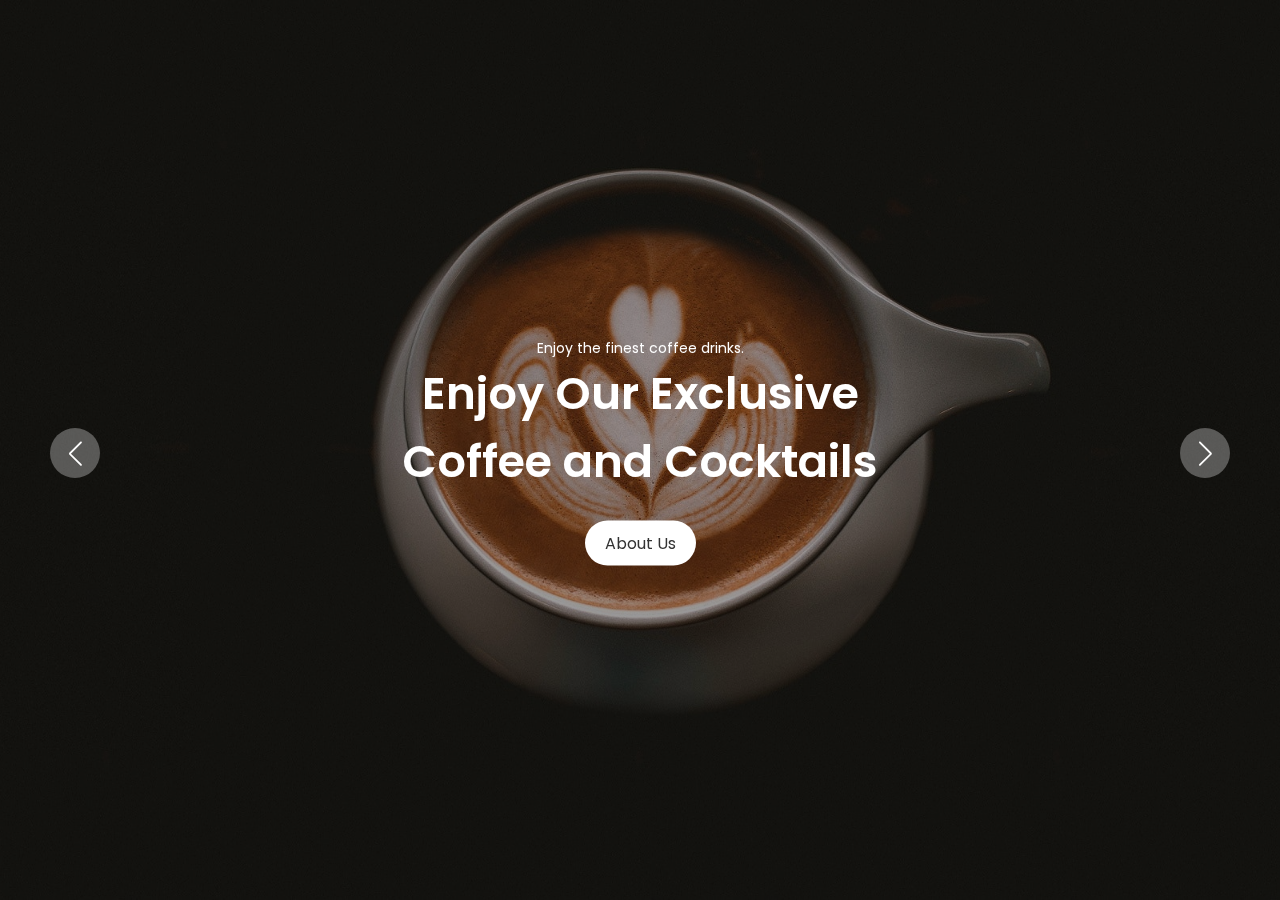
<file: assets/Image Slider on Website/index.html>
<!DOCTYPE html>
<!-- Coding by CodingLab | www.codinglabweb.com  -->
<html lang="en">
  <head>
    <meta charset="UTF-8" />
    <meta http-equiv="X-UA-Compatible" content="IE=edge" />
    <meta name="viewport" content="width=device-width, initial-scale=1.0" />
    <title>Website Image Slider</title>

    <!-- Link Swiper's CSS -->
    <link rel="stylesheet" href="css/swiper-bundle.min.css" />

    <!-- CSS -->
    <link rel="stylesheet" href="css/style.css" />
  </head>
  <body>
    <section class="main swiper mySwiper">
      <div class="wrapper swiper-wrapper">
        <div class="slide swiper-slide">
          <img src="images/img1.jpg" alt="" class="image" />
          <div class="image-data">
            <span class="text">Enjoy the finest coffee drinks.</span>
            <h2>
              Enjoy Our Exclusive <br />
              Coffee and Cocktails
            </h2>
            <a href="#" class="button">About Us</a>
          </div>
        </div>
        <div class="slide swiper-slide">
          <img src="images/img2.jpg" alt="" class="image" />
          <div class="image-data">
            <span class="text">We really like what we do.</span>
            <h2>
              Coffee Beans with a <br />
              Perfect Aroma
            </h2>
            <a href="#" class="button">About Us</a>
          </div>
        </div>
        <div class="slide swiper-slide">
          <img src="images/img3.jpg" alt="" class="image" />
          <div class="image-data">
            <span class="text">Making Our coffee with lover.</span>
            <h2>
              Alluring and Fragrant <br />
              Coffee Aroma
            </h2>
            <a href="#" class="button">About Us</a>
          </div>
        </div>
      </div>

      <div class="swiper-button-next nav-btn"></div>
      <div class="swiper-button-prev nav-btn"></div>
      <div class="swiper-pagination"></div>
    </section>

    <!-- Swiper JS -->
    <script src="JS/swiper-bundle.min.js"></script>

    <!-- Initialize Swiper -->
    <script>
      var swiper = new Swiper(".mySwiper", {
        slidesPerView: 1,
        loop: true,
        pagination: {
          el: ".swiper-pagination",
          clickable: true,
        },
        navigation: {
          nextEl: ".swiper-button-next",
          prevEl: ".swiper-button-prev",
        },
      });
    </script>
  </body>
</html>
</file>
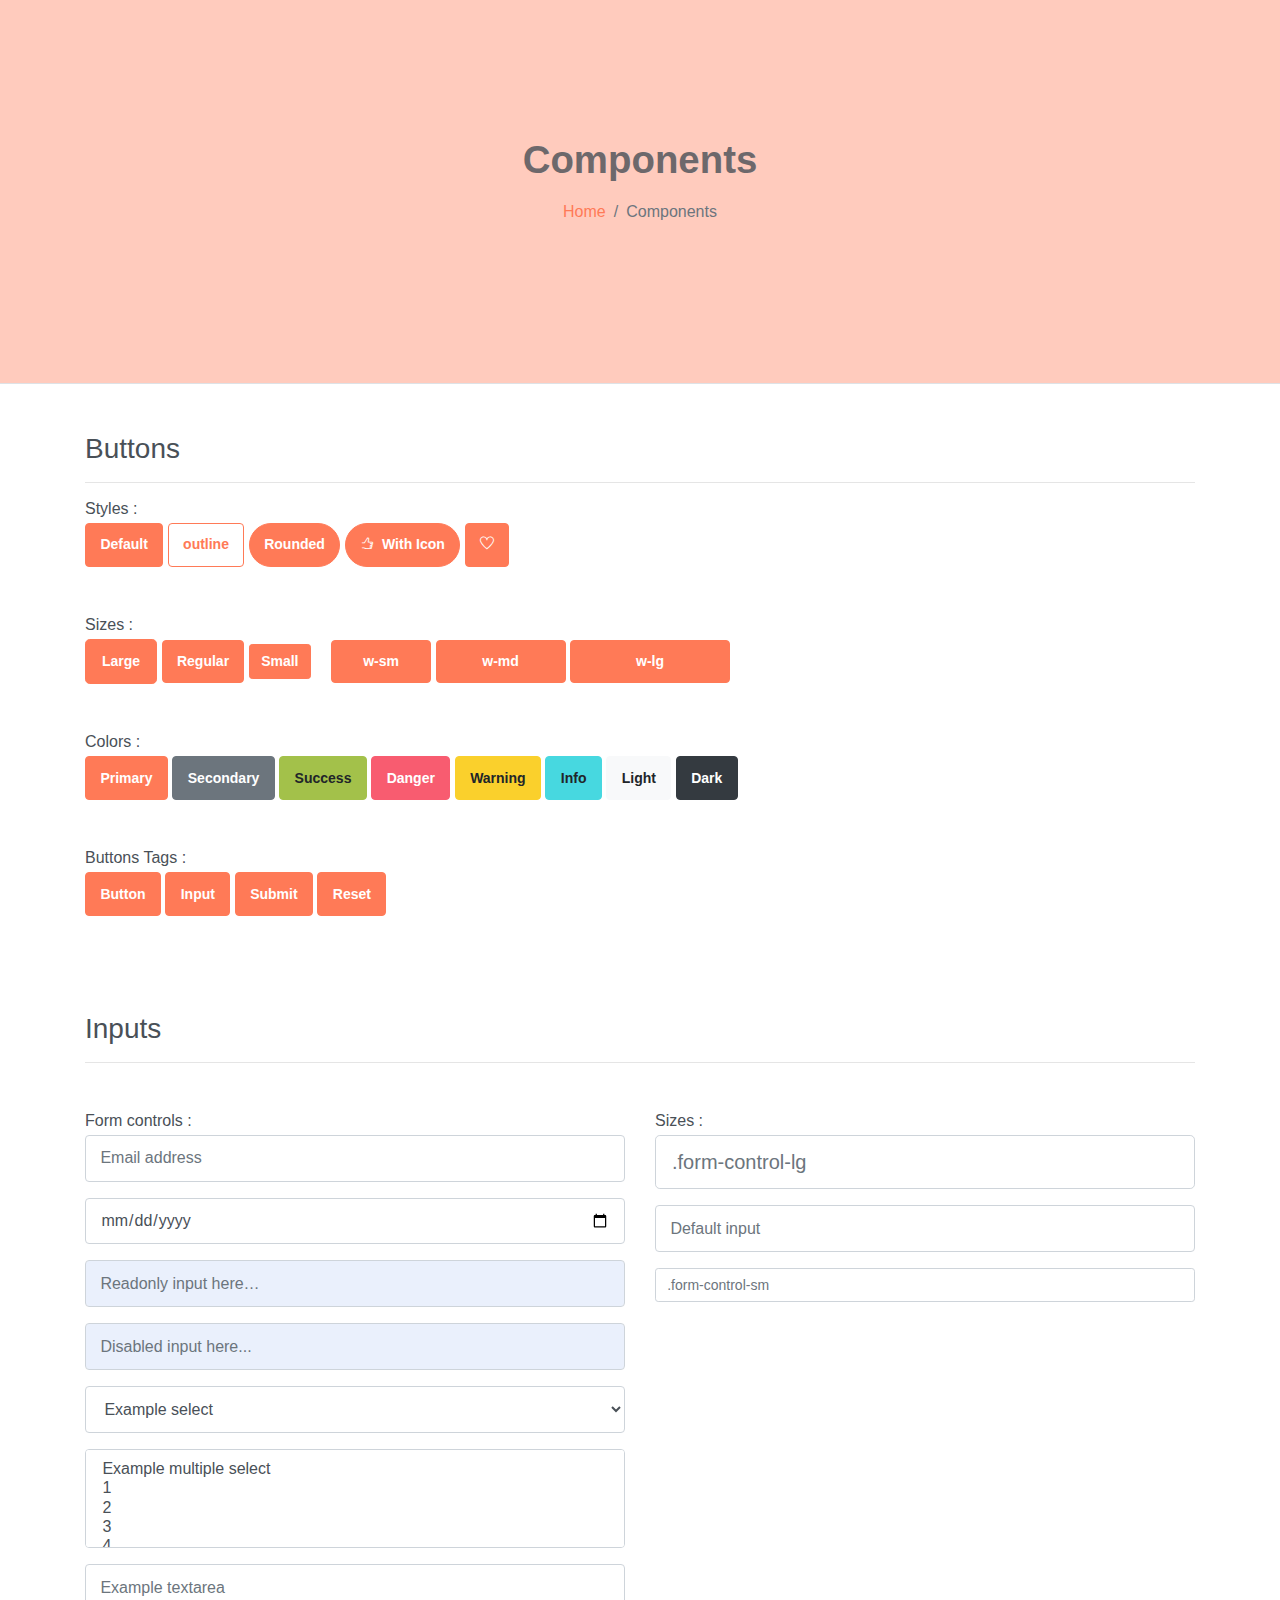
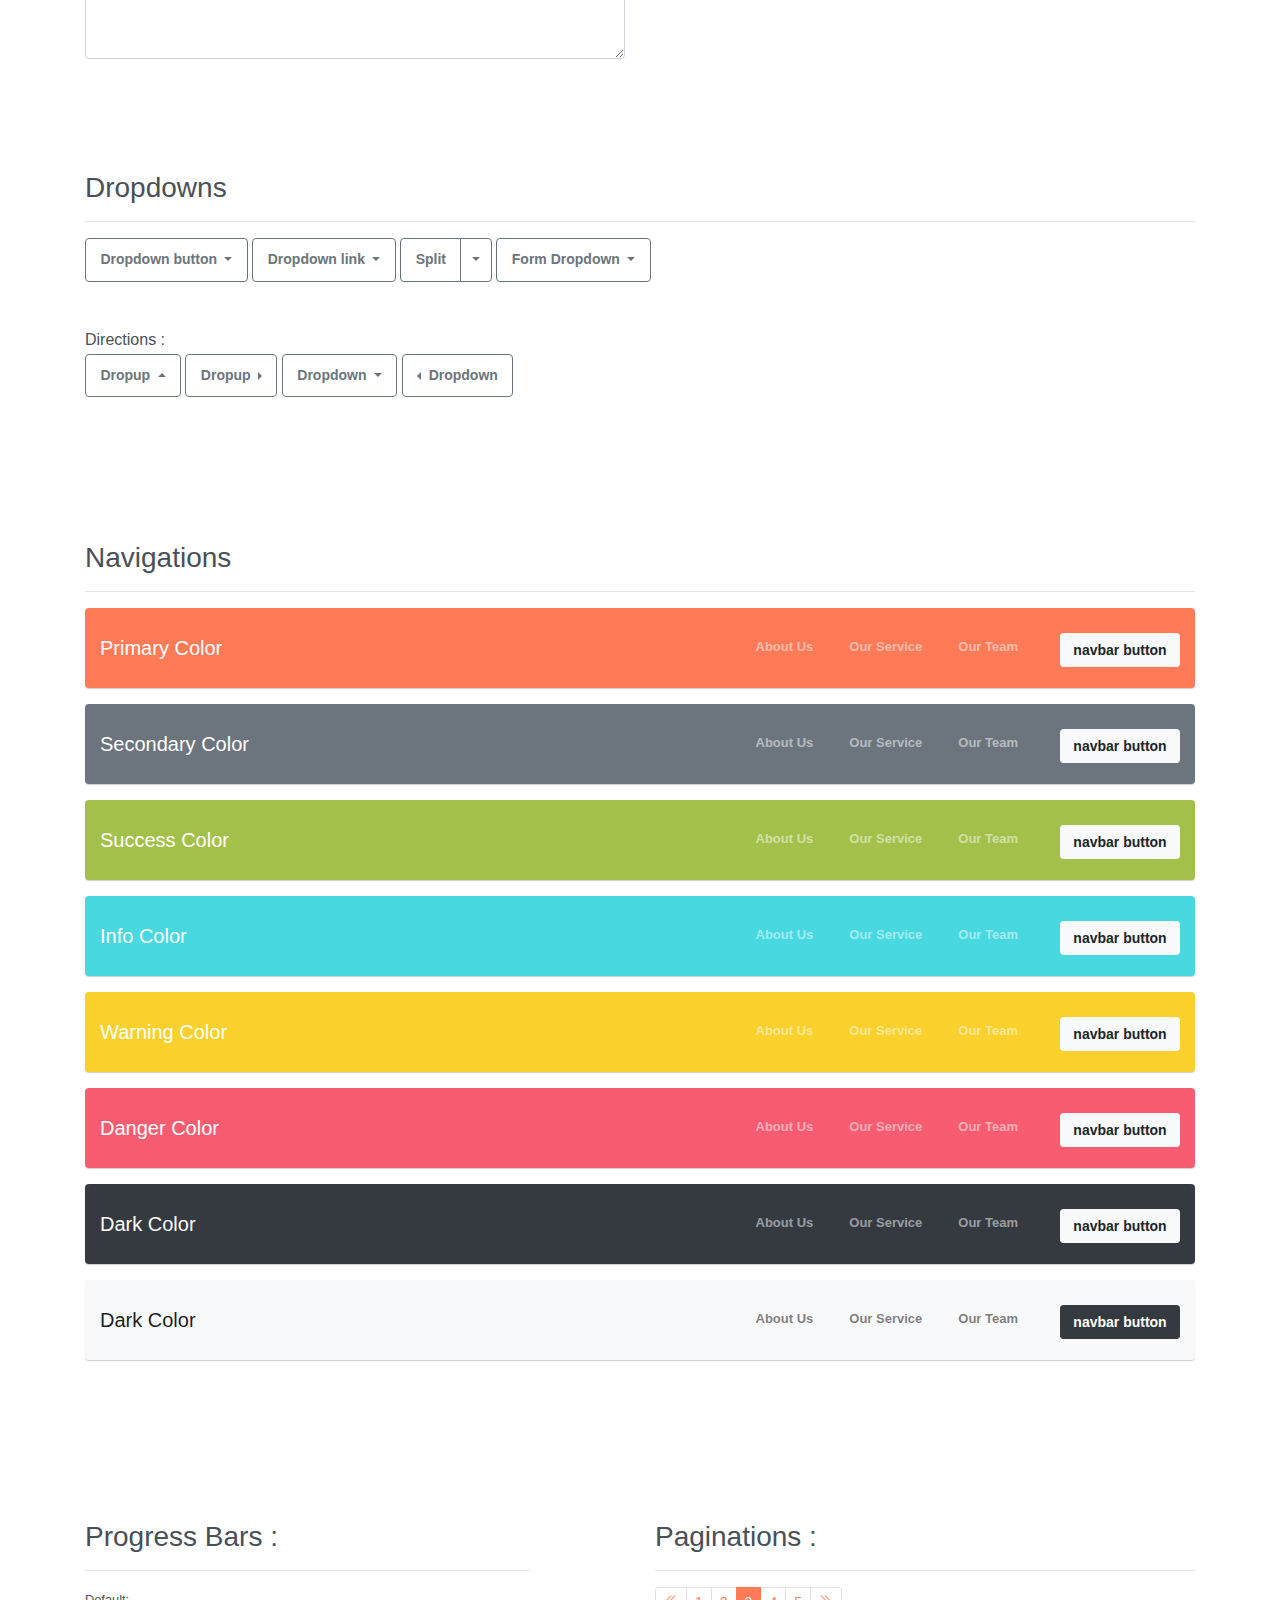
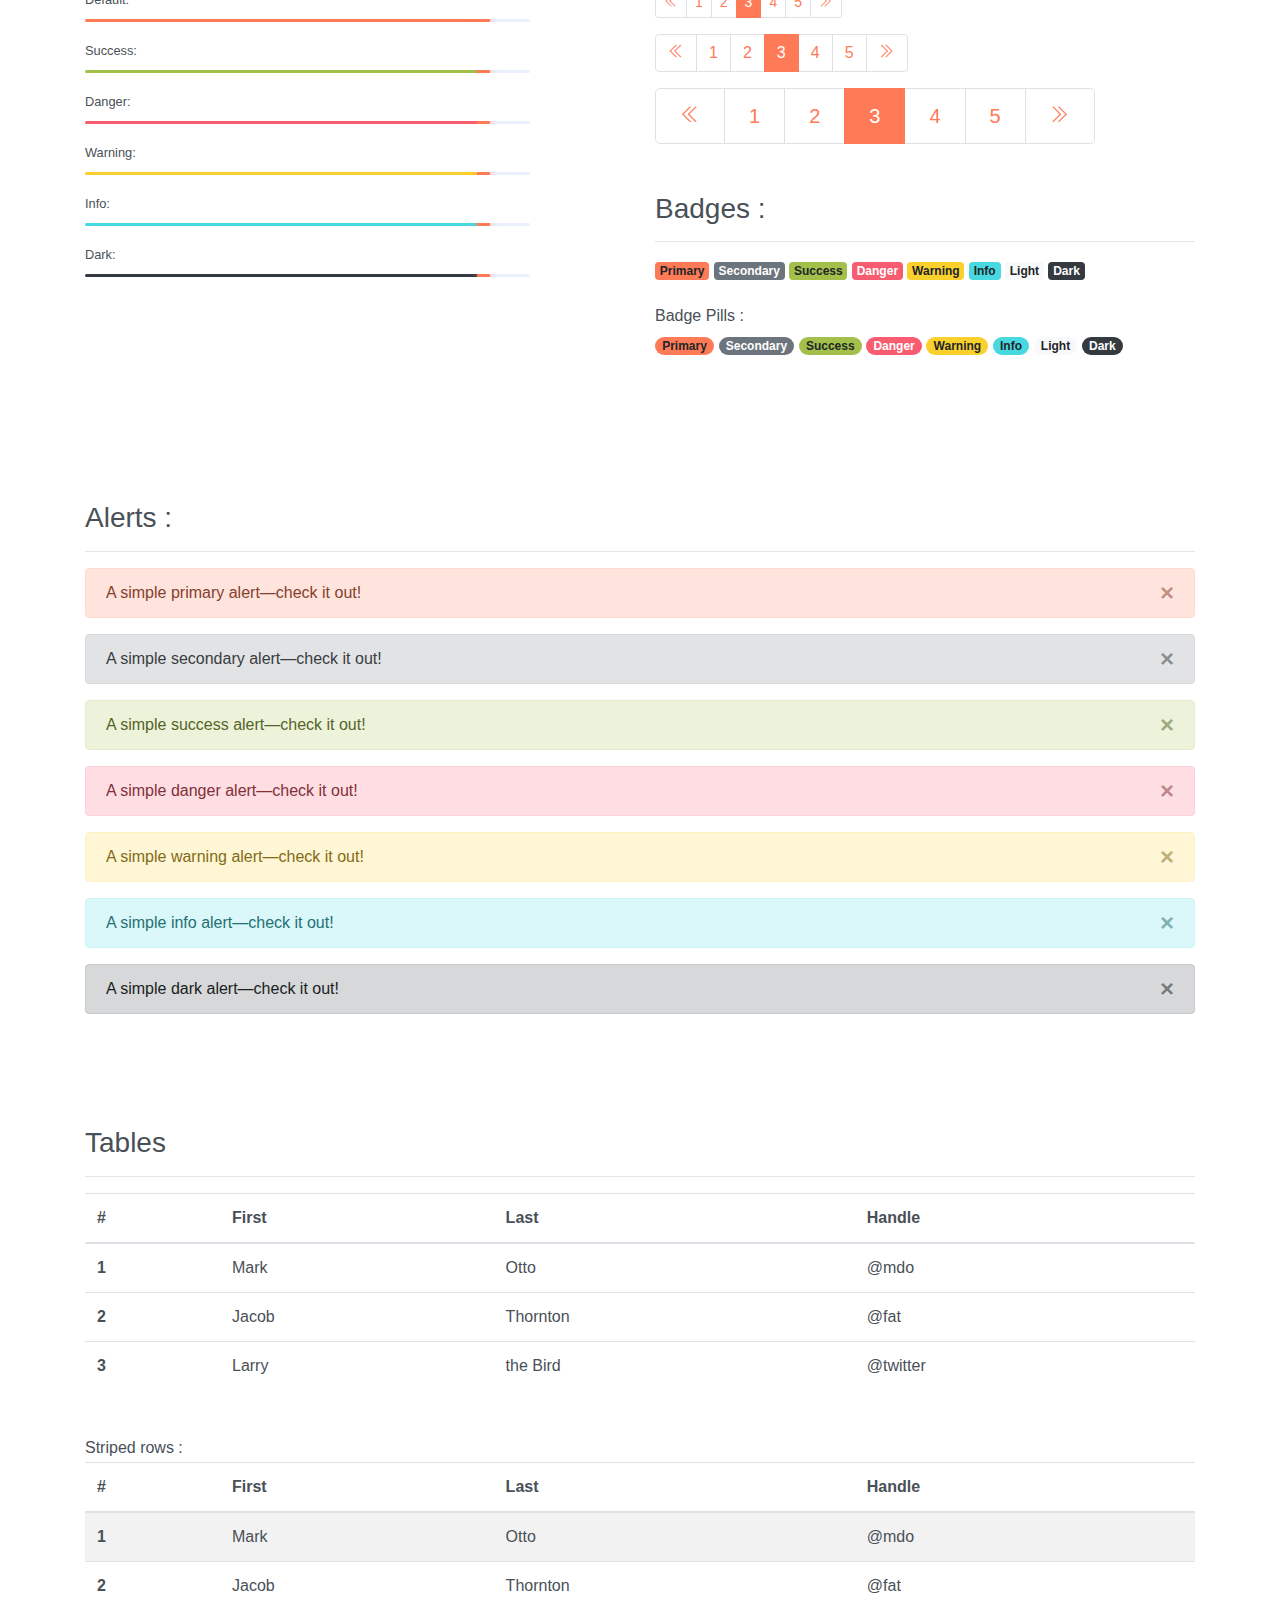
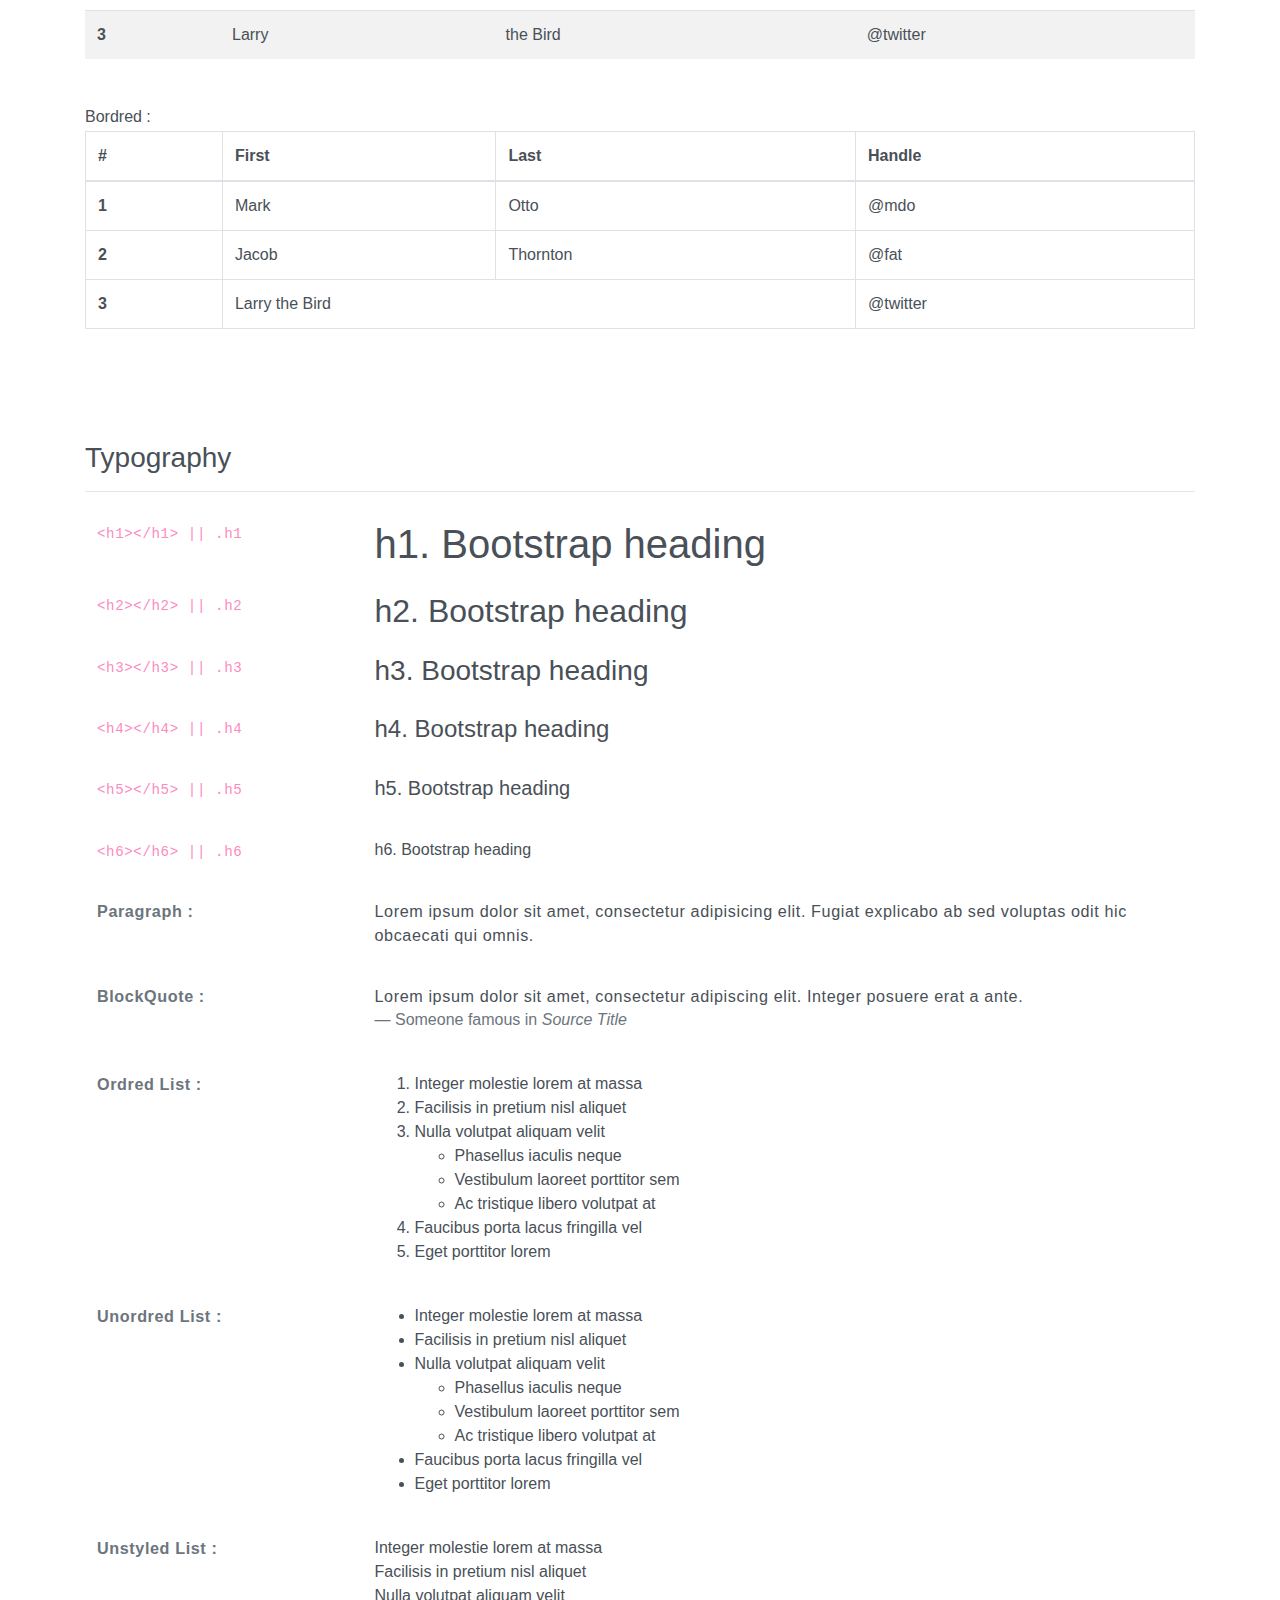
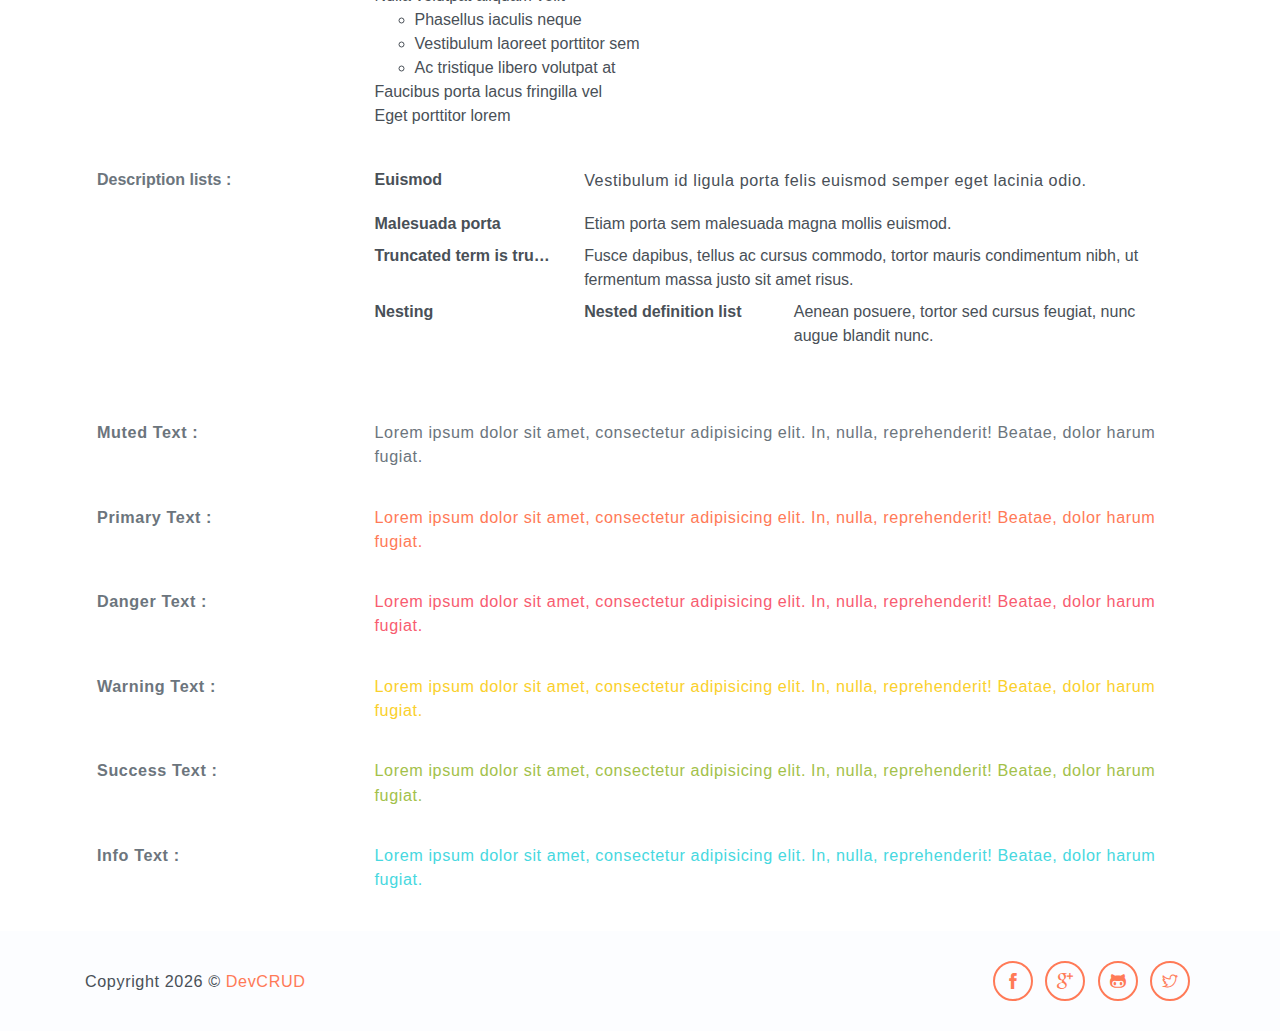
<file: components.html>
<!DOCTYPE html>
<html lang="en">
<head>
   <meta charset="utf-8">
   <meta name="viewport" content="width=device-width, initial-scale=1, shrink-to-fit=no">
   <meta name="description" content="Start your development with Steller landing page.">
   <meta name="author" content="Devcrud">
   <title>Steller | Components</title>
   <!-- font icons -->
   <link rel="stylesheet" href="assets/vendors/themify-icons/css/themify-icons.css">
   <!-- Bootstrap + Steller  -->
   <link rel="stylesheet" href="assets/css/steller.css">
</head>
<body>

   <!-- Page Header -->
   <header class="header header-mini"> 
      <div class="header-title">Components</div> 
      <nav aria-label="breadcrumb">
         <ol class="breadcrumb">
            <li class="breadcrumb-item"><a href="/">Home</a></li>
            <li class="breadcrumb-item active" aria-current="page">Components</li>
         </ol>
      </nav>
   </header> <!-- End Of Page Header -->

   <!-- main content -->
   <div class="container">

      <!-- Buttons -->
      <h3 class="mt-5">Buttons</h3>
      <hr>
      <h6 class="section-secondary-title">Styles :</h6>
      <button class="btn btn-primary">Default</button>
      <button class="btn btn-outline-primary">outline</button>
      <button class="btn btn-primary rounded">Rounded</button>
      <button class="btn btn-primary rounded"><i class="ti-thumb-up pr-1"></i> With Icon</button>
      <button class="btn btn-primary circle"><i class="ti-heart"></i></button>

      <h6 class="section-secondary-title mt-5">Sizes :</h6>
      <button class="btn btn-primary btn-lg">Large</button>
      <button class="btn btn-primary ">Regular</button>
      <button class="btn btn-primary btn-sm">Small</button>
      <button class="btn btn-primary w-sm ml-3">w-sm</button>
      <button class="btn btn-primary w-md">w-md</button>
      <button class="btn btn-primary w-lg">w-lg</button>

      <h6 class="section-secondary-title mt-5">Colors :</h6>          
      <button type="button" class="btn btn-primary">Primary</button>
      <button type="button" class="btn btn-secondary">Secondary</button>
      <button type="button" class="btn btn-success">Success</button>
      <button type="button" class="btn btn-danger">Danger</button>
      <button type="button" class="btn btn-warning">Warning</button>
      <button type="button" class="btn btn-info">Info</button>
      <button type="button" class="btn btn-light">Light</button>
      <button type="button" class="btn btn-dark">Dark</button>

      <h6 class="section-secondary-title mt-5">Buttons Tags :</h6>
      <button class="btn btn-primary" type="submit">Button</button>
      <input class="btn btn-primary" type="button" value="Input">
      <input class="btn btn-primary" type="submit" value="Submit">
      <input class="btn btn-primary" type="reset" value="Reset">
      
      <!-- devider -->
      <div class="py-5"></div>

      <!-- Inputs -->
      <h3>Inputs</h3>
      <hr>
      <div class="row mt-5">
         <div class="col-md-6">
            <h6 class="section-secondary-title">Form controls :</h6>        
            <div class="form-group">
               <input type="email" class="form-control" id="exampleFormControlInput1" placeholder="Email address">
            </div>
            <div class="form-group">
               <input type="date" class="form-control" id="exampleFormControlInput1" placeholder="Date">
            </div>
            <div class="form-group">
               <input class="form-control" type="text" placeholder="Readonly input here…" readonly>
            </div>
            <div class="form-group">
               <input class="form-control" id="disabledInput" type="text" placeholder="Disabled input here..." disabled>
            </div>
            <div class="form-group">
               <select class="form-control" id="exampleFormControlSelect1">
                  <option>Example select</option>
                  <option>1</option>
                  <option>2</option>
                  <option>3</option>
                  <option>4</option>
                  <option>5</option>
               </select>
            </div>
            <div class="form-group">
               <select multiple class="form-control" id="exampleFormControlSelect2">
                  <option>Example multiple select</option>
                  <option>1</option>
                  <option>2</option>
                  <option>3</option>
                  <option>4</option>
                  <option>5</option>
               </select>
            </div>
            <div class="form-group">
               <textarea class="form-control" id="exampleFormControlTextarea1" rows="3" placeholder="Example textarea"></textarea>
            </div>
         </div>
         <div class="col-md-6">
            <h6 class="section-secondary-title">Sizes :</h6>    
            <div class="form-group">
               <input class="form-control form-control-lg" type="text" placeholder=".form-control-lg">             
            </div>
            <div class="form-group">
               <input class="form-control" type="text" placeholder="Default input">
            </div>
            <div class="form-group">
               <input class="form-control form-control-sm" type="text" placeholder=".form-control-sm"> 
            </div>
         </div>
      </div> <!-- end of inputs -->   

      <!-- devider -->
      <div class="py-5"></div>             

      <!-- Dropdowns -->
      <h3 class="components-section-title font-weight-normal">Dropdowns</h3>
      <hr>
      <div class="dropdown d-inline-block">
         <button class="btn btn-outline-secondary dropdown-toggle" type="button" id="dropdownMenuButton" data-toggle="dropdown" aria-haspopup="true" aria-expanded="false">
         Dropdown button
         </button>
         <div class="dropdown-menu" aria-labelledby="dropdownMenuButton">
         <a class="dropdown-item" href="#">Action</a>
         <a class="dropdown-item" href="#">Another action</a>
         <a class="dropdown-item" href="#">Something else here</a>
         </div>
      </div>
      <div class="dropdown d-inline-block">
         <a class="btn btn-outline-secondary dropdown-toggle" href="#" role="button" id="dropdownMenuLink" data-toggle="dropdown" aria-haspopup="true" aria-expanded="false">
            Dropdown link
         </a>
         <div class="dropdown-menu" aria-labelledby="dropdownMenuLink">
            <a class="dropdown-item" href="#">Action</a>
            <a class="dropdown-item" href="#">Another action</a>
            <a class="dropdown-item" href="#">Something else here</a>
         </div>
      </div>
      <div class="btn-group">
         <button type="button" class="btn btn-outline-secondary">Split</button>
         <button type="button" class="btn btn-outline-secondary dropdown-toggle dropdown-toggle-split" data-toggle="dropdown" aria-haspopup="true" aria-expanded="false">
         <span class="sr-only">Toggle Dropdown</span>
         </button>
         <div class="dropdown-menu">
            <a class="dropdown-item" href="#">Action</a>
            <a class="dropdown-item" href="#">Another action</a>
            <a class="dropdown-item" href="#">Something else here</a>
            <div class="dropdown-divider"></div>
            <a class="dropdown-item" href="#">Separated link</a>
         </div>
      </div>
      <div class="btn-group">
         <button class="btn btn-outline-secondary dropdown-toggle" type="button" id="dropdownMenuButton" data-toggle="dropdown" aria-haspopup="true" aria-expanded="false">
            Form Dropdown
         </button>
         <div class="dropdown-menu form">
            <form class="px-4 py-3">
               <div class="form-group">
                  <input type="email" class="form-control" id="exampleDropdownFormEmail1" placeholder="email@example.com">
               </div>
               <div class="form-group">
                  <input type="password" class="form-control" id="exampleDropdownFormPassword1" placeholder="Password">
               </div>
               <div class="form-check mb-3">
                  <input type="checkbox" class="form-check-input" id="dropdownCheck">
                  <label class="form-check-label" for="dropdownCheck">
                     Remember me
                  </label>
               </div>
               <button type="submit" class="btn btn-primary btn-block">Sign in</button>
            </form>
            <div class="dropdown-divider"></div>
            <a class="dropdown-item" href="#"><small>New around here? Sign up</small></a>
            <a class="dropdown-item" href="#"><small>Forgot password?</small></a>
         </div>
      </div>       
      <h6 class="section-secondary-title mt-5">Directions :</h6>  
      <div class="btn-group dropup">
         <button type="button" class="btn btn-outline-secondary dropdown-toggle" data-toggle="dropdown" aria-haspopup="true" aria-expanded="false">
            Dropup
         </button>
         <div class="dropdown-menu">
            <a class="dropdown-item" href="#">Action</a>
            <a class="dropdown-item" href="#">Another action</a>
            <a class="dropdown-item" href="#">Something else here</a>
            <div class="dropdown-divider"></div>
            <a class="dropdown-item" href="#">Separated link</a>
         </div>
      </div>
      <div class="btn-group dropright">
         <button type="button" class="btn btn-outline-secondary dropdown-toggle" data-toggle="dropdown" aria-haspopup="true" aria-expanded="false">
            Dropup
         </button>
         <div class="dropdown-menu">
            <a class="dropdown-item" href="#">Action</a>
            <a class="dropdown-item" href="#">Another action</a>
            <a class="dropdown-item" href="#">Something else here</a>
            <div class="dropdown-divider"></div>
            <a class="dropdown-item" href="#">Separated link</a>
         </div>
      </div>
      <div class="btn-group">
         <button type="button" class="btn btn-outline-secondary dropdown-toggle" data-toggle="dropdown" aria-haspopup="true" aria-expanded="false">
            Dropdown
         </button>
         <div class="dropdown-menu">
            <a class="dropdown-item" href="#">Action</a>
            <a class="dropdown-item" href="#">Another action</a>
            <a class="dropdown-item" href="#">Something else here</a>
            <div class="dropdown-divider"></div>
            <a class="dropdown-item" href="#">Separated link</a>
         </div>
      </div>
      <div class="btn-group dropleft">
         <button type="button" class="btn btn-outline-secondary dropdown-toggle" data-toggle="dropdown" aria-haspopup="true" aria-expanded="false">
            Dropdown
         </button>
         <div class="dropdown-menu">
            <a class="dropdown-item" href="#">Action</a>
            <a class="dropdown-item" href="#">Another action</a>
            <a class="dropdown-item" href="#">Something else here</a>
            <div class="dropdown-divider"></div>
            <a class="dropdown-item" href="#">Separated link</a>
         </div>
      </div> <!-- end of Dropdowns -->  

      <!-- devider -->
      <div class="py-5"></div>   

      <!-- navbars -->
      <h3 class="components-section-title font-weight-normal mt-5">Navigations</h3>
      <hr>
      <nav class="navbar navbar-expand-sm navbar-dark bg-primary rounded shadow mb-3">
         <div class="container">
            <a class="navbar-brand" href="#">Primary Color</a>
            <button class="navbar-toggler ml-auto" type="button" data-toggle="collapse" data-target="#navbarSupportedContent" aria-controls="navbarSupportedContent" aria-expanded="false" aria-label="Toggle navigation">
            <span class="navbar-toggler-icon"></span>
            </button>
            <div class="collapse navbar-collapse" id="navbarSupportedContent">
               <ul class="navbar-nav ml-auto"> 
                  <li class="nav-item">
                     <a class="nav-link" href="#about">About Us</a>
                  </li>
                  <li class="nav-item">
                     <a class="nav-link" href="#service">Our Service</a>
                  </li>
                  <li class="nav-item">
                     <a class="nav-link" href="#team">Our Team</a>
                  </li>
                  <li class="nav-item">
                     <a href="#book-table" class="ml-4 mt-1 btn btn-light btn-sm">navbar button</a>
                  </li>
               </ul>                       
            </div>
         </div>
      </nav>
      <nav class="navbar navbar-expand-sm navbar-dark bg-secondary rounded shadow mb-3">
         <div class="container">
            <a class="navbar-brand" href="#">Secondary Color</a>
            <button class="navbar-toggler ml-auto" type="button" data-toggle="collapse" data-target="#navbarSupportedContent" aria-controls="navbarSupportedContent" aria-expanded="false" aria-label="Toggle navigation">
            <span class="navbar-toggler-icon"></span>
            </button>
            <div class="collapse navbar-collapse" id="navbarSupportedContent">
               <ul class="navbar-nav ml-auto"> 
                  <li class="nav-item">
                     <a class="nav-link" href="#about">About Us</a>
                  </li>
                  <li class="nav-item">
                     <a class="nav-link" href="#service">Our Service</a>
                  </li>
                  <li class="nav-item">
                     <a class="nav-link" href="#team">Our Team</a>
                  </li>
                  <li class="nav-item">
                     <a href="#book-table" class="ml-4 mt-1 btn btn-light btn-sm">navbar button</a>
                  </li>
               </ul>                       
            </div>
         </div>
      </nav>
      <nav class="navbar navbar-expand-sm navbar-dark bg-success rounded shadow mb-3">
         <div class="container">
            <a class="navbar-brand" href="#">Success Color</a>
            <button class="navbar-toggler ml-auto" type="button" data-toggle="collapse" data-target="#navbarSupportedContent" aria-controls="navbarSupportedContent" aria-expanded="false" aria-label="Toggle navigation">
            <span class="navbar-toggler-icon"></span>
            </button>
            <div class="collapse navbar-collapse" id="navbarSupportedContent">
               <ul class="navbar-nav ml-auto"> 
                  <li class="nav-item">
                     <a class="nav-link" href="#about">About Us</a>
                  </li>
                  <li class="nav-item">
                     <a class="nav-link" href="#service">Our Service</a>
                  </li>
                  <li class="nav-item">
                     <a class="nav-link" href="#team">Our Team</a>
                  </li>
                  <li class="nav-item">
                     <a href="#book-table" class="ml-4 mt-1 btn btn-light btn-sm">navbar button</a>
                  </li>
               </ul>                       
            </div>
         </div>
      </nav>
      <nav class="navbar navbar-expand-sm navbar-dark bg-info rounded shadow mb-3">
         <div class="container">
            <a class="navbar-brand" href="#">Info Color</a>
            <button class="navbar-toggler ml-auto" type="button" data-toggle="collapse" data-target="#navbarSupportedContent" aria-controls="navbarSupportedContent" aria-expanded="false" aria-label="Toggle navigation">
            <span class="navbar-toggler-icon"></span>
            </button>
            <div class="collapse navbar-collapse" id="navbarSupportedContent">
               <ul class="navbar-nav ml-auto"> 
                  <li class="nav-item">
                     <a class="nav-link" href="#about">About Us</a>
                  </li>
                  <li class="nav-item">
                     <a class="nav-link" href="#service">Our Service</a>
                  </li>
                  <li class="nav-item">
                     <a class="nav-link" href="#team">Our Team</a>
                  </li>
                  <li class="nav-item">
                     <a href="#book-table" class="ml-4 mt-1 btn btn-light btn-sm">navbar button</a>
                  </li>
               </ul>                       
            </div>
         </div>
      </nav>
      <nav class="navbar navbar-expand-sm navbar-dark bg-warning rounded shadow mb-3">
         <div class="container">
            <a class="navbar-brand" href="#">Warning Color</a>
            <button class="navbar-toggler ml-auto" type="button" data-toggle="collapse" data-target="#navbarSupportedContent" aria-controls="navbarSupportedContent" aria-expanded="false" aria-label="Toggle navigation">
            <span class="navbar-toggler-icon"></span>
            </button>
            <div class="collapse navbar-collapse" id="navbarSupportedContent">
               <ul class="navbar-nav ml-auto"> 
                  <li class="nav-item">
                     <a class="nav-link" href="#about">About Us</a>
                  </li>
                  <li class="nav-item">
                     <a class="nav-link" href="#service">Our Service</a>
                  </li>
                  <li class="nav-item">
                     <a class="nav-link" href="#team">Our Team</a>
                  </li>
                  <li class="nav-item">
                     <a href="#book-table" class="ml-4 mt-1 btn btn-light btn-sm">navbar button</a>
                  </li>
               </ul>                       
            </div>
         </div>
      </nav>
      <nav class="navbar navbar-expand-sm navbar-dark bg-danger rounded shadow mb-3">
         <div class="container">
            <a class="navbar-brand" href="#">Danger Color</a>
            <button class="navbar-toggler ml-auto" type="button" data-toggle="collapse" data-target="#navbarSupportedContent" aria-controls="navbarSupportedContent" aria-expanded="false" aria-label="Toggle navigation">
            <span class="navbar-toggler-icon"></span>
            </button>
            <div class="collapse navbar-collapse" id="navbarSupportedContent">
               <ul class="navbar-nav ml-auto"> 
                  <li class="nav-item">
                     <a class="nav-link" href="#about">About Us</a>
                  </li>
                  <li class="nav-item">
                     <a class="nav-link" href="#service">Our Service</a>
                  </li>
                  <li class="nav-item">
                     <a class="nav-link" href="#team">Our Team</a>
                  </li>
                  <li class="nav-item">
                     <a href="#book-table" class="ml-4 mt-1 btn btn-light btn-sm">navbar button</a>
                  </li>
               </ul>                       
            </div>
         </div>
      </nav>
      <nav class="navbar navbar-expand-sm navbar-dark bg-dark rounded shadow mb-3">
         <div class="container">
            <a class="navbar-brand" href="#">Dark Color</a>
            <button class="navbar-toggler ml-auto" type="button" data-toggle="collapse" data-target="#navbarSupportedContent" aria-controls="navbarSupportedContent" aria-expanded="false" aria-label="Toggle navigation">
            <span class="navbar-toggler-icon"></span>
            </button>
            <div class="collapse navbar-collapse" id="navbarSupportedContent">
               <ul class="navbar-nav ml-auto"> 
                  <li class="nav-item">
                     <a class="nav-link" href="#about">About Us</a>
                  </li>
                  <li class="nav-item">
                     <a class="nav-link" href="#service">Our Service</a>
                  </li>
                  <li class="nav-item">
                     <a class="nav-link" href="#team">Our Team</a>
                  </li>
                  <li class="nav-item">
                     <a href="#book-table" class="ml-4 mt-1 btn btn-light btn-sm">navbar button</a>
                  </li>
               </ul>                       
            </div>
         </div>
      </nav>
      <nav class="navbar navbar-expand-sm navbar-light bg-light rounded shadow mb-3">
         <div class="container">
            <a class="navbar-brand" href="#">Dark Color</a>
            <button class="navbar-toggler ml-auto" type="button" data-toggle="collapse" data-target="#navbarSupportedContent" aria-controls="navbarSupportedContent" aria-expanded="false" aria-label="Toggle navigation">
            <span class="navbar-toggler-icon"></span>
            </button>
            <div class="collapse navbar-collapse" id="navbarSupportedContent">
               <ul class="navbar-nav ml-auto"> 
                  <li class="nav-item">
                     <a class="nav-link" href="#about">About Us</a>
                  </li>
                  <li class="nav-item">
                     <a class="nav-link" href="#service">Our Service</a>
                  </li>
                  <li class="nav-item">
                     <a class="nav-link" href="#team">Our Team</a>
                  </li>
                  <li class="nav-item">
                     <a href="#book-table" class="ml-4 mt-1 btn btn-dark btn-sm">navbar button</a>
                  </li>
               </ul>                       
            </div>
         </div>
      </nav>
      <!-- End of navbars -->

      <!-- devider -->
      <div class="py-5"></div>   
      
      <!-- progress bars -->
      <div class="row justify-content-between">
         <div class="col-md-5">
            <h3 class="components-section-title font-weight-normal mt-5">Progress Bars :</h3>
            <hr>
            <small>Default: </small>
            <div class="progress mt-2 mb-3">
               <div class="progress-bar" role="progressbar" style="width: 90%" aria-valuenow="25" aria-valuemin="0" aria-valuemax="100"><span>90%</span></div>
            </div>
            <small>Success:</small>
            <div class="progress mt-2 mb-3">
               <div class="progress-bar bg-success" role="progressbar" style="width: 90%" aria-valuenow="25" aria-valuemin="0" aria-valuemax="100"><span>90%</span></div>
            </div>
            <small>Danger:</small>
            <div class="progress mt-2 mb-3">
               <div class="progress-bar bg-danger" role="progressbar" style="width: 90%" aria-valuenow="25" aria-valuemin="0" aria-valuemax="100"><span>90%</span></div>
            </div>
            <small>Warning:</small>
            <div class="progress mt-2 mb-3">
               <div class="progress-bar bg-warning" role="progressbar" style="width: 90%" aria-valuenow="25" aria-valuemin="0" aria-valuemax="100"><span>90%</span></div>
            </div>
            <small>Info:</small>
            <div class="progress mt-2 mb-3">
               <div class="progress-bar bg-info" role="progressbar" style="width: 90%" aria-valuenow="25" aria-valuemin="0" aria-valuemax="100"><span>90%</span></div>
            </div>
            <small>Dark:</small>
            <div class="progress mt-2 mb-3">
               <div class="progress-bar bg-dark" role="progressbar" style="width: 90%" aria-valuenow="25" aria-valuemin="0" aria-valuemax="100"><span>90%</span></div>
            </div>
         </div>
         <div class="col-md-6">
            <h3 class="components-section-title font-weight-normal mt-5">Paginations :</h3>
            <hr>
            <nav aria-label="Page navigation example">
               <ul class="pagination pagination-sm">
                  <li class="page-item"><a class="page-link" href="#"><i class="ti-angle-double-left"></i></a></li>
                  <li class="page-item"><a class="page-link" href="#">1</a></li>
                  <li class="page-item"><a class="page-link" href="#">2</a></li>
                  <li class="page-item active"><a class="page-link" href="#">3</a></li>
                  <li class="page-item"><a class="page-link" href="#">4</a></li>
                  <li class="page-item"><a class="page-link" href="#">5</a></li>
                  <li class="page-item"><a class="page-link" href="#"><i class="ti-angle-double-right"></i></a></li>
               </ul>
            </nav>
            <nav aria-label="Page navigation example">
               <ul class="pagination">
               <li class="page-item"><a class="page-link" href="#"><i class="ti-angle-double-left"></i></a></li>
                  <li class="page-item"><a class="page-link" href="#">1</a></li>
                  <li class="page-item"><a class="page-link" href="#">2</a></li>
                  <li class="page-item active"><a class="page-link" href="#">3</a></li>
                  <li class="page-item"><a class="page-link" href="#">4</a></li>
                  <li class="page-item"><a class="page-link" href="#">5</a></li>
                  <li class="page-item"><a class="page-link" href="#"><i class="ti-angle-double-right"></i></a></li>
               </ul>
            </nav>
            <nav aria-label="Page navigation example">
               <ul class="pagination pagination-lg">
                  <li class="page-item"><a class="page-link" href="#"><i class="ti-angle-double-left"></i></a></li>
                  <li class="page-item"><a class="page-link" href="#">1</a></li>
                  <li class="page-item"><a class="page-link" href="#">2</a></li>
                  <li class="page-item active"><a class="page-link" href="#">3</a></li>
                  <li class="page-item"><a class="page-link" href="#">4</a></li>
                  <li class="page-item"><a class="page-link" href="#">5</a></li>
                  <li class="page-item"><a class="page-link" href="#"><i class="ti-angle-double-right"></i></a></li>
               </ul>
            </nav>

            <!-- Badges -->
            <h3 class="components-section-title font-weight-normal mt-5">Badges :</h3>
            <hr>
            <span class="badge badge-primary">Primary</span>
            <span class="badge badge-secondary">Secondary</span>
            <span class="badge badge-success">Success</span>
            <span class="badge badge-danger">Danger</span>
            <span class="badge badge-warning">Warning</span>
            <span class="badge badge-info">Info</span>
            <span class="badge badge-light">Light</span>
            <span class="badge badge-dark">Dark</span>
            <h6 class="section-secondary-title mt-4 mb-2">Badge Pills :</h6>
            <span class="badge badge-pill badge-primary">Primary</span>
            <span class="badge badge-pill badge-secondary">Secondary</span>
            <span class="badge badge-pill badge-success">Success</span>
            <span class="badge badge-pill badge-danger">Danger</span>
            <span class="badge badge-pill badge-warning">Warning</span>
            <span class="badge badge-pill badge-info">Info</span>
            <span class="badge badge-pill badge-light">Light</span>
            <span class="badge badge-pill badge-dark">Dark</span>
         </div>
      </div> <!-- End of Progress bars -->

      <!-- devider -->
      <div class="py-5"></div>  

      <!-- Alerts -->
      <h3 class="components-section-title font-weight-normal mt-5">Alerts :</h3>
      <hr>
      <div class="alert alert-primary alert-dismissible fade show" role="alert">
         A simple primary alert—check it out!
         <button type="button" class="close" data-dismiss="alert" aria-label="Close">
            <span aria-hidden="true">&times;</span>
         </button>
      </div>
      <div class="alert alert-secondary alert-dismissible fade show" role="alert">
         A simple secondary alert—check it out!
         <button type="button" class="close" data-dismiss="alert" aria-label="Close">
            <span aria-hidden="true">&times;</span>
         </button>
      </div>
      <div class="alert alert-success alert-dismissible fade show" role="alert">
         A simple success alert—check it out!
         <button type="button" class="close" data-dismiss="alert" aria-label="Close">
            <span aria-hidden="true">&times;</span>
         </button>
      </div>
      <div class="alert alert-danger alert-dismissible fade show" role="alert">
         A simple danger alert—check it out!
         <button type="button" class="close" data-dismiss="alert" aria-label="Close">
            <span aria-hidden="true">&times;</span>
         </button>
      </div>
      <div class="alert alert-warning alert-dismissible fade show" role="alert">
         A simple warning alert—check it out!
         <button type="button" class="close" data-dismiss="alert" aria-label="Close">
            <span aria-hidden="true">&times;</span>
         </button>
      </div>
      <div class="alert alert-info alert-dismissible fade show" role="alert">
         A simple info alert—check it out!
         <button type="button" class="close" data-dismiss="alert" aria-label="Close">
            <span aria-hidden="true">&times;</span>
         </button>
      </div>
      <div class="alert alert-dark alert-dismissible fade show" role="alert">
         A simple dark alert—check it out!
         <button type="button" class="close" data-dismiss="alert" aria-label="Close">
            <span aria-hidden="true">&times;</span>
         </button>
      </div>
      <!-- end of alerts -->

      <!-- devider -->
      <div class="py-5"></div> 
   
      <!-- tables -->
      <h3 class="components-section-title">Tables</h3>
      <hr>
      <table class="table">
         <thead>
            <tr>
               <th scope="col">#</th>
               <th scope="col">First</th>
               <th scope="col">Last</th>
               <th scope="col">Handle</th>
            </tr>
         </thead>
         <tbody>
            <tr>
               <th scope="row">1</th>
               <td>Mark</td>
               <td>Otto</td>
               <td>@mdo</td>
            </tr>
            <tr>
               <th scope="row">2</th>
               <td>Jacob</td>
               <td>Thornton</td>
               <td>@fat</td>
            </tr>
            <tr>
               <th scope="row">3</th>
               <td>Larry</td>
               <td>the Bird</td>
               <td>@twitter</td>
            </tr>
         </tbody>
      </table>

      <h6 class="section-secondary-title mt-5">Striped rows :</h6>
      <table class="table table-striped">
         <thead>
            <tr>
               <th scope="col">#</th>
               <th scope="col">First</th>
               <th scope="col">Last</th>
               <th scope="col">Handle</th>
            </tr>
         </thead>
         <tbody>
            <tr>
               <th scope="row">1</th>
               <td>Mark</td>
               <td>Otto</td>
               <td>@mdo</td>
            </tr>
            <tr>
               <th scope="row">2</th>
               <td>Jacob</td>
               <td>Thornton</td>
               <td>@fat</td>
            </tr>
            <tr>
               <th scope="row">3</th>
               <td>Larry</td>
               <td>the Bird</td>
               <td>@twitter</td>
            </tr>
         </tbody>
      </table>

      <h6 class="section-secondary-title mt-5">Bordred :</h6>
      <table class="table table-bordered">
         <thead>
            <tr>
               <th scope="col">#</th>
               <th scope="col">First</th>
               <th scope="col">Last</th>
               <th scope="col">Handle</th>
            </tr>
         </thead>
         <tbody>
            <tr>
               <th scope="row">1</th>
               <td>Mark</td>
               <td>Otto</td>
               <td>@mdo</td>
            </tr>
            <tr>
               <th scope="row">2</th>
               <td>Jacob</td>
               <td>Thornton</td>
               <td>@fat</td>
            </tr>
            <tr>
               <th scope="row">3</th>
               <td colspan="2">Larry the Bird</td>
               <td>@twitter</td>
            </tr>
         </tbody>
      </table>
      <!-- end of tables -->

      <!-- devider -->
      <div class="py-5"></div> 

      <!-- typography -->
      <h3 class="components-section-title">Typography</h3>
      <hr>
     
      <table class="table table-borderless v-align-center">
         <tbody>
            <tr>
               <td>
                  <p><code class="highlighter-rouge">&lt;h1&gt;&lt;/h1&gt; || .h1</code></p>
               </td>
               <td class="w-75"><span class="h1">h1. Bootstrap heading</span></td>
            </tr>
            <tr>
               <td>
                  <p><code class="highlighter-rouge">&lt;h2&gt;&lt;/h2&gt; || .h2</code></p>
               </td>
               <td><span class="h2">h2. Bootstrap heading</span></td>
            </tr>
            <tr>
               <td>
                  <p><code class="highlighter-rouge">&lt;h3&gt;&lt;/h3&gt; || .h3</code></p>
               </td>
               <td><span class="h3">h3. Bootstrap heading</span></td>
            </tr>
            <tr>
               <td>
                  <p><code class="highlighter-rouge">&lt;h4&gt;&lt;/h4&gt; || .h4</code></p>
               </td>
               <td><span class="h4">h4. Bootstrap heading</span></td>
            </tr>
            <tr>
               <td>
                  <p><code class="highlighter-rouge">&lt;h5&gt;&lt;/h5&gt; || .h5</code></p>
               </td>
               <td><span class="h5">h5. Bootstrap heading</span></td>
            </tr>
            <tr>
               <td>
                  <p><code class="highlighter-rouge">&lt;h6&gt;&lt;/h6&gt; || .h6</code></p>
               </td>
               <td><span class="h6">h6. Bootstrap heading</span></td>
            </tr>
            <tr>
               <td>
                  <p class="font-weight-bold text-muted">Paragraph :</p>
               </td>
               <td><p>Lorem ipsum dolor sit amet, consectetur adipisicing elit. Fugiat explicabo ab sed voluptas odit hic obcaecati qui omnis.</p></td>
            </tr>
            <tr>
               <td>
                  <p class="font-weight-bold text-muted">BlockQuote :</p>
               </td>
               <td>
                  <blockquote class="blockquote">
                     <p class="mb-0">Lorem ipsum dolor sit amet, consectetur adipiscing elit. Integer posuere erat a ante.</p>
                     <footer class="blockquote-footer">Someone famous in <cite title="Source Title">Source Title</cite></footer>
                  </blockquote>
               </td>
            </tr>

            <tr>
               <td><p class="font-weight-bold text-muted">Ordred List :</p></td>
               <td>
                  <ol>
                     <li>Integer molestie lorem at massa</li>
                     <li>Facilisis in pretium nisl aliquet</li>
                     <li>Nulla volutpat aliquam velit
                        <ul>
                           <li>Phasellus iaculis neque</li>
                           <li>Vestibulum laoreet porttitor sem</li>
                           <li>Ac tristique libero volutpat at</li>
                        </ul>
                     </li>
                     <li>Faucibus porta lacus fringilla vel</li>
                     <li>Eget porttitor lorem</li>
                  </ol>
               </td>
            </tr>
            <tr>
               <td><p class="font-weight-bold text-muted">Unordred List :</p></td>
               <td>
                  <ul >
                     <li>Integer molestie lorem at massa</li>
                     <li>Facilisis in pretium nisl aliquet</li>
                     <li>Nulla volutpat aliquam velit
                        <ul>
                           <li>Phasellus iaculis neque</li>
                           <li>Vestibulum laoreet porttitor sem</li>
                           <li>Ac tristique libero volutpat at</li>
                        </ul>
                     </li>
                     <li>Faucibus porta lacus fringilla vel</li>
                     <li>Eget porttitor lorem</li>
                  </ul>
               </td>
            </tr>
            <tr>
               <td><p class="font-weight-bold text-muted">Unstyled List :</p></td>
               <td>
                  <ul class="list-unstyled">
                     <li>Integer molestie lorem at massa</li>
                     <li>Facilisis in pretium nisl aliquet</li>
                     <li>Nulla volutpat aliquam velit
                        <ul>
                           <li>Phasellus iaculis neque</li>
                           <li>Vestibulum laoreet porttitor sem</li>
                           <li>Ac tristique libero volutpat at</li>
                        </ul>
                     </li>
                     <li>Faucibus porta lacus fringilla vel</li>
                     <li>Eget porttitor lorem</li>
                  </ul>
               </td>
            </tr>
            <tr>
               <td class="font-weight-bold text-muted">Description lists : </td>
               <td>
                  <dl class="row">
                     <dt class="col-sm-3">Euismod</dt>
                     <dd class="col-sm-9">
                        <p>Vestibulum id ligula porta felis euismod semper eget lacinia odio.</p>
                     </dd>

                     <dt class="col-sm-3">Malesuada porta</dt>
                     <dd class="col-sm-9">Etiam porta sem malesuada magna mollis euismod.</dd>

                     <dt class="col-sm-3 text-truncate">Truncated term is truncated</dt>
                     <dd class="col-sm-9">Fusce dapibus, tellus ac cursus commodo, tortor mauris condimentum nibh, ut fermentum massa justo sit amet risus.</dd>

                     <dt class="col-sm-3">Nesting</dt>
                     <dd class="col-sm-9">
                        <dl class="row">
                           <dt class="col-sm-4">Nested definition list</dt>
                           <dd class="col-sm-8">Aenean posuere, tortor sed cursus feugiat, nunc augue blandit nunc.</dd>
                        </dl>
                     </dd>
                  </dl>
               </td>
            </tr>
            <tr>
               <td>
                  <p class="font-weight-bold text-muted">Muted Text :</p>
               </td>
               <td>
                  <p class="text-muted">Lorem ipsum dolor sit amet, consectetur adipisicing elit. In, nulla, reprehenderit! Beatae, dolor harum fugiat.</p>
               </td>
            </tr>
            <tr>
               <td>
                  <p class="font-weight-bold text-muted">Primary Text :</p>
               </td>
               <td>
                  <p class="text-primary">Lorem ipsum dolor sit amet, consectetur adipisicing elit. In, nulla, reprehenderit! Beatae, dolor harum fugiat.</p>
               </td>
            </tr>
            <tr>
               <td>
                  <p class="font-weight-bold text-muted">Danger Text :</p>
               </td>
               <td>
                  <p class="text-danger">Lorem ipsum dolor sit amet, consectetur adipisicing elit. In, nulla, reprehenderit! Beatae, dolor harum fugiat.</p>
               </td>
            </tr>
            <tr>
               <td>
                  <p class="font-weight-bold text-muted">Warning Text :</p>
               </td>
               <td>
                  <p class="text-warning">Lorem ipsum dolor sit amet, consectetur adipisicing elit. In, nulla, reprehenderit! Beatae, dolor harum fugiat.</p>
               </td>
            </tr>
            <tr>
               <td>
                  <p class="font-weight-bold text-muted">Success Text :</p>
               </td>
               <td>
                  <p class="text-success">Lorem ipsum dolor sit amet, consectetur adipisicing elit. In, nulla, reprehenderit! Beatae, dolor harum fugiat.</p>
               </td>
            </tr>
            <tr>
               <td>
                  <p class="font-weight-bold text-muted">Info Text :</p>
               </td>
               <td>
                  <p class="text-info">Lorem ipsum dolor sit amet, consectetur adipisicing elit. In, nulla, reprehenderit! Beatae, dolor harum fugiat.</p>
               </td>
            </tr>
         </tbody>
      </table>
   </div>
   <!-- end of typography -->

   <!-- Page Footer -->
    <footer class="page-footer">
        <div class="container">
            <div class="row align-items-center">
                <div class="col-sm-6">
                    <p>Copyright <script>document.write(new Date().getFullYear())</script> &copy; <a href="http://www.devcrud.com" target="_blank">DevCRUD</a></p>
                </div>
                <div class="col-sm-6">
                    <div class="socials">
                        <a class="social-item" href="javascript:void(0)"><i class="ti-facebook"></i></a>
                        <a class="social-item" href="javascript:void(0)"><i class="ti-google"></i></a>
                        <a class="social-item" href="javascript:void(0)"><i class="ti-github"></i></a>
                        <a class="social-item" href="javascript:void(0)"><i class="ti-twitter"></i></a>
                    </div>
                </div>
            </div>
        </div>
    </footer> 
    <!-- End of page footer -->
   
   <!-- core  -->
    <script src="assets/vendors/jquery/jquery-3.4.1.js"></script>
   <script src="assets/vendors/bootstrap/bootstrap.bundle.js"></script>

    <!-- steller js -->
    <script src="assets/js/steller.js"></script>

</body>
</html>
</file>
<file: assets/Image Slider on Website/css/style.css>
/* Google Fonts - Poppins */
@import url("https://fonts.googleapis.com/css2?family=Poppins:wght@300;400;500;600&display=swap");

* {
  margin: 0;
  padding: 0;
  box-sizing: border-box;
  font-family: "Poppins", sans-serif;
}
.main {
  height: 100vh;
  width: 100%;
}
.wrapper,
.slide {
  position: relative;
  width: 100%;
  height: 100%;
}
.slide {
  overflow: hidden;
}
.slide::before {
  content: "";
  position: absolute;
  height: 100%;
  width: 100%;
  background-color: rgba(0, 0, 0, 0.4);
  z-index: 10;
}
.slide .image {
  height: 100%;
  width: 100%;
  object-fit: cover;
}
.slide .image-data {
  position: absolute;
  top: 50%;
  left: 50%;
  transform: translate(-50%, -50%);
  text-align: center;
  width: 100%;
  z-index: 100;
}
.image-data span.text {
  font-size: 14px;
  font-weight: 400;
  color: #fff;
}
.image-data h2 {
  font-size: 45px;
  font-weight: 600;
  color: #fff;
}
a.button {
  display: inline-block;
  padding: 10px 20px;
  border-radius: 25px;
  color: #333;
  background: #fff;
  text-decoration: none;
  margin-top: 25px;
  transition: all 0.3s ease;
}
a.button:hover {
  color: #fff;
  background-color: #c87e4f;
}

/* swiper button css */
.nav-btn {
  height: 50px;
  width: 50px;
  border-radius: 50%;
  background: rgba(255, 255, 255, 0.3);
}
.nav-btn:hover {
  background: rgba(255, 255, 255, 0.4);
}
.swiper-button-next {
  right: 50px;
}
.swiper-button-prev {
  left: 50px;
}
.nav-btn::before,
.nav-btn::after {
  font-size: 25px;
  color: #fff;
}
.swiper-pagination-bullet {
  opacity: 1;
  height: 12px;
  width: 12px;
  background-color: #fff;
  visibility: hidden;
}
.swiper-pagination-bullet-active {
  border: 2px solid #fff;
  background-color: #c87e4f;
}

@media screen and (max-width: 768px) {
  .nav-btn {
    visibility: hidden;
  }
  .swiper-pagination-bullet {
    visibility: visible;
  }
}
</file>
<file: assets/vendors/themify-icons/css/themify-icons.css>
@font-face {
	font-family: 'themify';
	src:url("../fonts/themify.eot?-fvbane");
	src:url("../fonts/themify.eot?#iefix-fvbane") format("embedded-opentype"),
		url("../fonts/themify.woff?-fvbane") format("woff"),
		url("../fonts/themify.ttf?-fvbane") format("truetype"),
		url("../fonts/themify.svg?-fvbane#themify") format("svg");
	font-weight: normal;
	font-style: normal;
}

[class^="ti-"], [class*=" ti-"] {
	font-family: 'themify';
	speak: none;
	font-style: normal;
	font-weight: normal;
	font-variant: normal;
	text-transform: none;
	line-height: 1;

	/* Better Font Rendering =========== */
	-webkit-font-smoothing: antialiased;
	-moz-osx-font-smoothing: grayscale;
}

.ti-wand:before {
	content: "\e600";
}
.ti-volume:before {
	content: "\e601";
}
.ti-user:before {
	content: "\e602";
}
.ti-unlock:before {
	content: "\e603";
}
.ti-unlink:before {
	content: "\e604";
}
.ti-trash:before {
	content: "\e605";
}
.ti-thought:before {
	content: "\e606";
}
.ti-target:before {
	content: "\e607";
}
.ti-tag:before {
	content: "\e608";
}
.ti-tablet:before {
	content: "\e609";
}
.ti-star:before {
	content: "\e60a";
}
.ti-spray:before {
	content: "\e60b";
}
.ti-signal:before {
	content: "\e60c";
}
.ti-shopping-cart:before {
	content: "\e60d";
}
.ti-shopping-cart-full:before {
	content: "\e60e";
}
.ti-settings:before {
	content: "\e60f";
}
.ti-search:before {
	content: "\e610";
}
.ti-zoom-in:before {
	content: "\e611";
}
.ti-zoom-out:before {
	content: "\e612";
}
.ti-cut:before {
	content: "\e613";
}
.ti-ruler:before {
	content: "\e614";
}
.ti-ruler-pencil:before {
	content: "\e615";
}
.ti-ruler-alt:before {
	content: "\e616";
}
.ti-bookmark:before {
	content: "\e617";
}
.ti-bookmark-alt:before {
	content: "\e618";
}
.ti-reload:before {
	content: "\e619";
}
.ti-plus:before {
	content: "\e61a";
}
.ti-pin:before {
	content: "\e61b";
}
.ti-pencil:before {
	content: "\e61c";
}
.ti-pencil-alt:before {
	content: "\e61d";
}
.ti-paint-roller:before {
	content: "\e61e";
}
.ti-paint-bucket:before {
	content: "\e61f";
}
.ti-na:before {
	content: "\e620";
}
.ti-mobile:before {
	content: "\e621";
}
.ti-minus:before {
	content: "\e622";
}
.ti-medall:before {
	content: "\e623";
}
.ti-medall-alt:before {
	content: "\e624";
}
.ti-marker:before {
	content: "\e625";
}
.ti-marker-alt:before {
	content: "\e626";
}
.ti-arrow-up:before {
	content: "\e627";
}
.ti-arrow-right:before {
	content: "\e628";
}
.ti-arrow-left:before {
	content: "\e629";
}
.ti-arrow-down:before {
	content: "\e62a";
}
.ti-lock:before {
	content: "\e62b";
}
.ti-location-arrow:before {
	content: "\e62c";
}
.ti-link:before {
	content: "\e62d";
}
.ti-layout:before {
	content: "\e62e";
}
.ti-layers:before {
	content: "\e62f";
}
.ti-layers-alt:before {
	content: "\e630";
}
.ti-key:before {
	content: "\e631";
}
.ti-import:before {
	content: "\e632";
}
.ti-image:before {
	content: "\e633";
}
.ti-heart:before {
	content: "\e634";
}
.ti-heart-broken:before {
	content: "\e635";
}
.ti-hand-stop:before {
	content: "\e636";
}
.ti-hand-open:before {
	content: "\e637";
}
.ti-hand-drag:before {
	content: "\e638";
}
.ti-folder:before {
	content: "\e639";
}
.ti-flag:before {
	content: "\e63a";
}
.ti-flag-alt:before {
	content: "\e63b";
}
.ti-flag-alt-2:before {
	content: "\e63c";
}
.ti-eye:before {
	content: "\e63d";
}
.ti-export:before {
	content: "\e63e";
}
.ti-exchange-vertical:before {
	content: "\e63f";
}
.ti-desktop:before {
	content: "\e640";
}
.ti-cup:before {
	content: "\e641";
}
.ti-crown:before {
	content: "\e642";
}
.ti-comments:before {
	content: "\e643";
}
.ti-comment:before {
	content: "\e644";
}
.ti-comment-alt:before {
	content: "\e645";
}
.ti-close:before {
	content: "\e646";
}
.ti-clip:before {
	content: "\e647";
}
.ti-angle-up:before {
	content: "\e648";
}
.ti-angle-right:before {
	content: "\e649";
}
.ti-angle-left:before {
	content: "\e64a";
}
.ti-angle-down:before {
	content: "\e64b";
}
.ti-check:before {
	content: "\e64c";
}
.ti-check-box:before {
	content: "\e64d";
}
.ti-camera:before {
	content: "\e64e";
}
.ti-announcement:before {
	content: "\e64f";
}
.ti-brush:before {
	content: "\e650";
}
.ti-briefcase:before {
	content: "\e651";
}
.ti-bolt:before {
	content: "\e652";
}
.ti-bolt-alt:before {
	content: "\e653";
}
.ti-blackboard:before {
	content: "\e654";
}
.ti-bag:before {
	content: "\e655";
}
.ti-move:before {
	content: "\e656";
}
.ti-arrows-vertical:before {
	content: "\e657";
}
.ti-arrows-horizontal:before {
	content: "\e658";
}
.ti-fullscreen:before {
	content: "\e659";
}
.ti-arrow-top-right:before {
	content: "\e65a";
}
.ti-arrow-top-left:before {
	content: "\e65b";
}
.ti-arrow-circle-up:before {
	content: "\e65c";
}
.ti-arrow-circle-right:before {
	content: "\e65d";
}
.ti-arrow-circle-left:before {
	content: "\e65e";
}
.ti-arrow-circle-down:before {
	content: "\e65f";
}
.ti-angle-double-up:before {
	content: "\e660";
}
.ti-angle-double-right:before {
	content: "\e661";
}
.ti-angle-double-left:before {
	content: "\e662";
}
.ti-angle-double-down:before {
	content: "\e663";
}
.ti-zip:before {
	content: "\e664";
}
.ti-world:before {
	content: "\e665";
}
.ti-wheelchair:before {
	content: "\e666";
}
.ti-view-list:before {
	content: "\e667";
}
.ti-view-list-alt:before {
	content: "\e668";
}
.ti-view-grid:before {
	content: "\e669";
}
.ti-uppercase:before {
	content: "\e66a";
}
.ti-upload:before {
	content: "\e66b";
}
.ti-underline:before {
	content: "\e66c";
}
.ti-truck:before {
	content: "\e66d";
}
.ti-timer:before {
	content: "\e66e";
}
.ti-ticket:before {
	content: "\e66f";
}
.ti-thumb-up:before {
	content: "\e670";
}
.ti-thumb-down:before {
	content: "\e671";
}
.ti-text:before {
	content: "\e672";
}
.ti-stats-up:before {
	content: "\e673";
}
.ti-stats-down:before {
	content: "\e674";
}
.ti-split-v:before {
	content: "\e675";
}
.ti-split-h:before {
	content: "\e676";
}
.ti-smallcap:before {
	content: "\e677";
}
.ti-shine:before {
	content: "\e678";
}
.ti-shift-right:before {
	content: "\e679";
}
.ti-shift-left:before {
	content: "\e67a";
}
.ti-shield:before {
	content: "\e67b";
}
.ti-notepad:before {
	content: "\e67c";
}
.ti-server:before {
	content: "\e67d";
}
.ti-quote-right:before {
	content: "\e67e";
}
.ti-quote-left:before {
	content: "\e67f";
}
.ti-pulse:before {
	content: "\e680";
}
.ti-printer:before {
	content: "\e681";
}
.ti-power-off:before {
	content: "\e682";
}
.ti-plug:before {
	content: "\e683";
}
.ti-pie-chart:before {
	content: "\e684";
}
.ti-paragraph:before {
	content: "\e685";
}
.ti-panel:before {
	content: "\e686";
}
.ti-package:before {
	content: "\e687";
}
.ti-music:before {
	content: "\e688";
}
.ti-music-alt:before {
	content: "\e689";
}
.ti-mouse:before {
	content: "\e68a";
}
.ti-mouse-alt:before {
	content: "\e68b";
}
.ti-money:before {
	content: "\e68c";
}
.ti-microphone:before {
	content: "\e68d";
}
.ti-menu:before {
	content: "\e68e";
}
.ti-menu-alt:before {
	content: "\e68f";
}
.ti-map:before {
	content: "\e690";
}
.ti-map-alt:before {
	content: "\e691";
}
.ti-loop:before {
	content: "\e692";
}
.ti-location-pin:before {
	content: "\e693";
}
.ti-list:before {
	content: "\e694";
}
.ti-light-bulb:before {
	content: "\e695";
}
.ti-Italic:before {
	content: "\e696";
}
.ti-info:before {
	content: "\e697";
}
.ti-infinite:before {
	content: "\e698";
}
.ti-id-badge:before {
	content: "\e699";
}
.ti-hummer:before {
	content: "\e69a";
}
.ti-home:before {
	content: "\e69b";
}
.ti-help:before {
	content: "\e69c";
}
.ti-headphone:before {
	content: "\e69d";
}
.ti-harddrives:before {
	content: "\e69e";
}
.ti-harddrive:before {
	content: "\e69f";
}
.ti-gift:before {
	content: "\e6a0";
}
.ti-game:before {
	content: "\e6a1";
}
.ti-filter:before {
	content: "\e6a2";
}
.ti-files:before {
	content: "\e6a3";
}
.ti-file:before {
	content: "\e6a4";
}
.ti-eraser:before {
	content: "\e6a5";
}
.ti-envelope:before {
	content: "\e6a6";
}
.ti-download:before {
	content: "\e6a7";
}
.ti-direction:before {
	content: "\e6a8";
}
.ti-direction-alt:before {
	content: "\e6a9";
}
.ti-dashboard:before {
	content: "\e6aa";
}
.ti-control-stop:before {
	content: "\e6ab";
}
.ti-control-shuffle:before {
	content: "\e6ac";
}
.ti-control-play:before {
	content: "\e6ad";
}
.ti-control-pause:before {
	content: "\e6ae";
}
.ti-control-forward:before {
	content: "\e6af";
}
.ti-control-backward:before {
	content: "\e6b0";
}
.ti-cloud:before {
	content: "\e6b1";
}
.ti-cloud-up:before {
	content: "\e6b2";
}
.ti-cloud-down:before {
	content: "\e6b3";
}
.ti-clipboard:before {
	content: "\e6b4";
}
.ti-car:before {
	content: "\e6b5";
}
.ti-calendar:before {
	content: "\e6b6";
}
.ti-book:before {
	content: "\e6b7";
}
.ti-bell:before {
	content: "\e6b8";
}
.ti-basketball:before {
	content: "\e6b9";
}
.ti-bar-chart:before {
	content: "\e6ba";
}
.ti-bar-chart-alt:before {
	content: "\e6bb";
}
.ti-back-right:before {
	content: "\e6bc";
}
.ti-back-left:before {
	content: "\e6bd";
}
.ti-arrows-corner:before {
	content: "\e6be";
}
.ti-archive:before {
	content: "\e6bf";
}
.ti-anchor:before {
	content: "\e6c0";
}
.ti-align-right:before {
	content: "\e6c1";
}
.ti-align-left:before {
	content: "\e6c2";
}
.ti-align-justify:before {
	content: "\e6c3";
}
.ti-align-center:before {
	content: "\e6c4";
}
.ti-alert:before {
	content: "\e6c5";
}
.ti-alarm-clock:before {
	content: "\e6c6";
}
.ti-agenda:before {
	content: "\e6c7";
}
.ti-write:before {
	content: "\e6c8";
}
.ti-window:before {
	content: "\e6c9";
}
.ti-widgetized:before {
	content: "\e6ca";
}
.ti-widget:before {
	content: "\e6cb";
}
.ti-widget-alt:before {
	content: "\e6cc";
}
.ti-wallet:before {
	content: "\e6cd";
}
.ti-video-clapper:before {
	content: "\e6ce";
}
.ti-video-camera:before {
	content: "\e6cf";
}
.ti-vector:before {
	content: "\e6d0";
}
.ti-themify-logo:before {
	content: "\e6d1";
}
.ti-themify-favicon:before {
	content: "\e6d2";
}
.ti-themify-favicon-alt:before {
	content: "\e6d3";
}
.ti-support:before {
	content: "\e6d4";
}
.ti-stamp:before {
	content: "\e6d5";
}
.ti-split-v-alt:before {
	content: "\e6d6";
}
.ti-slice:before {
	content: "\e6d7";
}
.ti-shortcode:before {
	content: "\e6d8";
}
.ti-shift-right-alt:before {
	content: "\e6d9";
}
.ti-shift-left-alt:before {
	content: "\e6da";
}
.ti-ruler-alt-2:before {
	content: "\e6db";
}
.ti-receipt:before {
	content: "\e6dc";
}
.ti-pin2:before {
	content: "\e6dd";
}
.ti-pin-alt:before {
	content: "\e6de";
}
.ti-pencil-alt2:before {
	content: "\e6df";
}
.ti-palette:before {
	content: "\e6e0";
}
.ti-more:before {
	content: "\e6e1";
}
.ti-more-alt:before {
	content: "\e6e2";
}
.ti-microphone-alt:before {
	content: "\e6e3";
}
.ti-magnet:before {
	content: "\e6e4";
}
.ti-line-double:before {
	content: "\e6e5";
}
.ti-line-dotted:before {
	content: "\e6e6";
}
.ti-line-dashed:before {
	content: "\e6e7";
}
.ti-layout-width-full:before {
	content: "\e6e8";
}
.ti-layout-width-default:before {
	content: "\e6e9";
}
.ti-layout-width-default-alt:before {
	content: "\e6ea";
}
.ti-layout-tab:before {
	content: "\e6eb";
}
.ti-layout-tab-window:before {
	content: "\e6ec";
}
.ti-layout-tab-v:before {
	content: "\e6ed";
}
.ti-layout-tab-min:before {
	content: "\e6ee";
}
.ti-layout-slider:before {
	content: "\e6ef";
}
.ti-layout-slider-alt:before {
	content: "\e6f0";
}
.ti-layout-sidebar-right:before {
	content: "\e6f1";
}
.ti-layout-sidebar-none:before {
	content: "\e6f2";
}
.ti-layout-sidebar-left:before {
	content: "\e6f3";
}
.ti-layout-placeholder:before {
	content: "\e6f4";
}
.ti-layout-menu:before {
	content: "\e6f5";
}
.ti-layout-menu-v:before {
	content: "\e6f6";
}
.ti-layout-menu-separated:before {
	content: "\e6f7";
}
.ti-layout-menu-full:before {
	content: "\e6f8";
}
.ti-layout-media-right-alt:before {
	content: "\e6f9";
}
.ti-layout-media-right:before {
	content: "\e6fa";
}
.ti-layout-media-overlay:before {
	content: "\e6fb";
}
.ti-layout-media-overlay-alt:before {
	content: "\e6fc";
}
.ti-layout-media-overlay-alt-2:before {
	content: "\e6fd";
}
.ti-layout-media-left-alt:before {
	content: "\e6fe";
}
.ti-layout-media-left:before {
	content: "\e6ff";
}
.ti-layout-media-center-alt:before {
	content: "\e700";
}
.ti-layout-media-center:before {
	content: "\e701";
}
.ti-layout-list-thumb:before {
	content: "\e702";
}
.ti-layout-list-thumb-alt:before {
	content: "\e703";
}
.ti-layout-list-post:before {
	content: "\e704";
}
.ti-layout-list-large-image:before {
	content: "\e705";
}
.ti-layout-line-solid:before {
	content: "\e706";
}
.ti-layout-grid4:before {
	content: "\e707";
}
.ti-layout-grid3:before {
	content: "\e708";
}
.ti-layout-grid2:before {
	content: "\e709";
}
.ti-layout-grid2-thumb:before {
	content: "\e70a";
}
.ti-layout-cta-right:before {
	content: "\e70b";
}
.ti-layout-cta-left:before {
	content: "\e70c";
}
.ti-layout-cta-center:before {
	content: "\e70d";
}
.ti-layout-cta-btn-right:before {
	content: "\e70e";
}
.ti-layout-cta-btn-left:before {
	content: "\e70f";
}
.ti-layout-column4:before {
	content: "\e710";
}
.ti-layout-column3:before {
	content: "\e711";
}
.ti-layout-column2:before {
	content: "\e712";
}
.ti-layout-accordion-separated:before {
	content: "\e713";
}
.ti-layout-accordion-merged:before {
	content: "\e714";
}
.ti-layout-accordion-list:before {
	content: "\e715";
}
.ti-ink-pen:before {
	content: "\e716";
}
.ti-info-alt:before {
	content: "\e717";
}
.ti-help-alt:before {
	content: "\e718";
}
.ti-headphone-alt:before {
	content: "\e719";
}
.ti-hand-point-up:before {
	content: "\e71a";
}
.ti-hand-point-right:before {
	content: "\e71b";
}
.ti-hand-point-left:before {
	content: "\e71c";
}
.ti-hand-point-down:before {
	content: "\e71d";
}
.ti-gallery:before {
	content: "\e71e";
}
.ti-face-smile:before {
	content: "\e71f";
}
.ti-face-sad:before {
	content: "\e720";
}
.ti-credit-card:before {
	content: "\e721";
}
.ti-control-skip-forward:before {
	content: "\e722";
}
.ti-control-skip-backward:before {
	content: "\e723";
}
.ti-control-record:before {
	content: "\e724";
}
.ti-control-eject:before {
	content: "\e725";
}
.ti-comments-smiley:before {
	content: "\e726";
}
.ti-brush-alt:before {
	content: "\e727";
}
.ti-youtube:before {
	content: "\e728";
}
.ti-vimeo:before {
	content: "\e729";
}
.ti-twitter:before {
	content: "\e72a";
}
.ti-time:before {
	content: "\e72b";
}
.ti-tumblr:before {
	content: "\e72c";
}
.ti-skype:before {
	content: "\e72d";
}
.ti-share:before {
	content: "\e72e";
}
.ti-share-alt:before {
	content: "\e72f";
}
.ti-rocket:before {
	content: "\e730";
}
.ti-pinterest:before {
	content: "\e731";
}
.ti-new-window:before {
	content: "\e732";
}
.ti-microsoft:before {
	content: "\e733";
}
.ti-list-ol:before {
	content: "\e734";
}
.ti-linkedin:before {
	content: "\e735";
}
.ti-layout-sidebar-2:before {
	content: "\e736";
}
.ti-layout-grid4-alt:before {
	content: "\e737";
}
.ti-layout-grid3-alt:before {
	content: "\e738";
}
.ti-layout-grid2-alt:before {
	content: "\e739";
}
.ti-layout-column4-alt:before {
	content: "\e73a";
}
.ti-layout-column3-alt:before {
	content: "\e73b";
}
.ti-layout-column2-alt:before {
	content: "\e73c";
}
.ti-instagram:before {
	content: "\e73d";
}
.ti-google:before {
	content: "\e73e";
}
.ti-github:before {
	content: "\e73f";
}
.ti-flickr:before {
	content: "\e740";
}
.ti-facebook:before {
	content: "\e741";
}
.ti-dropbox:before {
	content: "\e742";
}
.ti-dribbble:before {
	content: "\e743";
}
.ti-apple:before {
	content: "\e744";
}
.ti-android:before {
	content: "\e745";
}
.ti-save:before {
	content: "\e746";
}
.ti-save-alt:before {
	content: "\e747";
}
.ti-yahoo:before {
	content: "\e748";
}
.ti-wordpress:before {
	content: "\e749";
}
.ti-vimeo-alt:before {
	content: "\e74a";
}
.ti-twitter-alt:before {
	content: "\e74b";
}
.ti-tumblr-alt:before {
	content: "\e74c";
}
.ti-trello:before {
	content: "\e74d";
}
.ti-stack-overflow:before {
	content: "\e74e";
}
.ti-soundcloud:before {
	content: "\e74f";
}
.ti-sharethis:before {
	content: "\e750";
}
.ti-sharethis-alt:before {
	content: "\e751";
}
.ti-reddit:before {
	content: "\e752";
}
.ti-pinterest-alt:before {
	content: "\e753";
}
.ti-microsoft-alt:before {
	content: "\e754";
}
.ti-linux:before {
	content: "\e755";
}
.ti-jsfiddle:before {
	content: "\e756";
}
.ti-joomla:before {
	content: "\e757";
}
.ti-html5:before {
	content: "\e758";
}
.ti-flickr-alt:before {
	content: "\e759";
}
.ti-email:before {
	content: "\e75a";
}
.ti-drupal:before {
	content: "\e75b";
}
.ti-dropbox-alt:before {
	content: "\e75c";
}
.ti-css3:before {
	content: "\e75d";
}
.ti-rss:before {
	content: "\e75e";
}
.ti-rss-alt:before {
	content: "\e75f";
}
</file>
<file: assets/css/steller.css>
:root {
  --blue: #79A9F5;
  --indigo: #C45F90;
  --purple: #A16AE8;
  --pink: #FC8BC0;
  --red: #F85C70;
  --orange: #FF8882;
  --yellow: #FAD02C;
  --green: #A3C14A;
  --teal: #20c997;
  --cyan: #47D8E0;
  --white: #fff;
  --gray: #6c757d;
  --gray-dark: #343a40;
  --primary: #ff7a57;
  --secondary: #6c757d;
  --success: #A3C14A;
  --info: #47D8E0;
  --warning: #FAD02C;
  --danger: #F85C70;
  --light: #f8f9fa;
  --dark: #343a40;
  --breakpoint-xs: 0;
  --breakpoint-sm: 576px;
  --breakpoint-md: 768px;
  --breakpoint-lg: 992px;
  --breakpoint-xl: 1200px;
  --font-family-sans-serif: -apple-system, BlinkMacSystemFont, "Segoe UI", Roboto, "Helvetica Neue", Arial, "Noto Sans", sans-serif, "Apple Color Emoji", "Segoe UI Emoji", "Segoe UI Symbol", "Noto Color Emoji";
  --font-family-monospace: SFMono-Regular, Menlo, Monaco, Consolas, "Liberation Mono", "Courier New", monospace;
}

*,
*::before,
*::after {
  box-sizing: border-box;
}

html {
  font-family: sans-serif;
  line-height: 1.15;
  -webkit-text-size-adjust: 100%;
  -webkit-tap-highlight-color: rgba(0, 0, 0, 0);
}

article, aside, figcaption, figure, footer, header, hgroup, main, nav, section {
  display: block;
}

body {
  margin: 0;
  font-family: -apple-system, BlinkMacSystemFont, "Segoe UI", Roboto, "Helvetica Neue", Arial, "Noto Sans", sans-serif, "Apple Color Emoji", "Segoe UI Emoji", "Segoe UI Symbol", "Noto Color Emoji";
  font-size: 1rem;
  font-weight: 400;
  line-height: 1.5;
  color: #495057;
  text-align: left;
  background-color: #fff;
}

[tabindex="-1"]:focus {
  outline: 0 !important;
}

hr {
  box-sizing: content-box;
  height: 0;
  overflow: visible;
}

h1, h2, h3, h4, h5, h6 {
  margin-top: 0;
  margin-bottom: 0.5rem;
}

p {
  margin-top: 0;
  margin-bottom: 1rem;
}

abbr[title],
abbr[data-original-title] {
  text-decoration: underline;
  -webkit-text-decoration: underline dotted;
          text-decoration: underline dotted;
  cursor: help;
  border-bottom: 0;
  -webkit-text-decoration-skip-ink: none;
          text-decoration-skip-ink: none;
}

address {
  margin-bottom: 1rem;
  font-style: normal;
  line-height: inherit;
}

ol,
ul,
dl {
  margin-top: 0;
  margin-bottom: 1rem;
}

ol ol,
ul ul,
ol ul,
ul ol {
  margin-bottom: 0;
}

dt {
  font-weight: 700;
}

dd {
  margin-bottom: .5rem;
  margin-left: 0;
}

blockquote {
  margin: 0 0 1rem;
}

b,
strong {
  font-weight: bolder;
}

small {
  font-size: 80%;
}

sub,
sup {
  position: relative;
  font-size: 75%;
  line-height: 0;
  vertical-align: baseline;
}

sub {
  bottom: -.25em;
}

sup {
  top: -.5em;
}

a {
  color: #ff7a57;
  text-decoration: none;
  background-color: transparent;
}

a:hover {
  color: #ff3d0b;
  text-decoration: underline;
}

a:not([href]):not([tabindex]) {
  color: inherit;
  text-decoration: none;
}

a:not([href]):not([tabindex]):hover, a:not([href]):not([tabindex]):focus {
  color: inherit;
  text-decoration: none;
}

a:not([href]):not([tabindex]):focus {
  outline: 0;
}

pre,
code,
kbd,
samp {
  font-family: SFMono-Regular, Menlo, Monaco, Consolas, "Liberation Mono", "Courier New", monospace;
  font-size: 1em;
}

pre {
  margin-top: 0;
  margin-bottom: 1rem;
  overflow: auto;
}

figure {
  margin: 0 0 1rem;
}

img {
  vertical-align: middle;
  border-style: none;
}

svg {
  overflow: hidden;
  vertical-align: middle;
}

table {
  border-collapse: collapse;
}

caption {
  padding-top: 0.75rem;
  padding-bottom: 0.75rem;
  color: #6c757d;
  text-align: left;
  caption-side: bottom;
}

th {
  text-align: inherit;
}

label {
  display: inline-block;
  margin-bottom: 0.5rem;
}

button {
  border-radius: 0;
}

button:focus {
  outline: 1px dotted;
  outline: 5px auto -webkit-focus-ring-color;
}

input,
button,
select,
optgroup,
textarea {
  margin: 0;
  font-family: inherit;
  font-size: inherit;
  line-height: inherit;
}

button,
input {
  overflow: visible;
}

button,
select {
  text-transform: none;
}

select {
  word-wrap: normal;
}

button,
[type="button"],
[type="reset"],
[type="submit"] {
  -webkit-appearance: button;
}

button:not(:disabled),
[type="button"]:not(:disabled),
[type="reset"]:not(:disabled),
[type="submit"]:not(:disabled) {
  cursor: pointer;
}

button::-moz-focus-inner,
[type="button"]::-moz-focus-inner,
[type="reset"]::-moz-focus-inner,
[type="submit"]::-moz-focus-inner {
  padding: 0;
  border-style: none;
}

input[type="radio"],
input[type="checkbox"] {
  box-sizing: border-box;
  padding: 0;
}

input[type="date"],
input[type="time"],
input[type="datetime-local"],
input[type="month"] {
  -webkit-appearance: listbox;
}

textarea {
  overflow: auto;
  resize: vertical;
}

fieldset {
  min-width: 0;
  padding: 0;
  margin: 0;
  border: 0;
}

legend {
  display: block;
  width: 100%;
  max-width: 100%;
  padding: 0;
  margin-bottom: .5rem;
  font-size: 1.5rem;
  line-height: inherit;
  color: inherit;
  white-space: normal;
}

progress {
  vertical-align: baseline;
}

[type="number"]::-webkit-inner-spin-button,
[type="number"]::-webkit-outer-spin-button {
  height: auto;
}

[type="search"] {
  outline-offset: -2px;
  -webkit-appearance: none;
}

[type="search"]::-webkit-search-decoration {
  -webkit-appearance: none;
}

::-webkit-file-upload-button {
  font: inherit;
  -webkit-appearance: button;
}

output {
  display: inline-block;
}

summary {
  display: list-item;
  cursor: pointer;
}

template {
  display: none;
}

[hidden] {
  display: none !important;
}

h1, h2, h3, h4, h5, h6,
.h1, .h2, .h3, .h4, .h5, .h6 {
  margin-bottom: 0.5rem;
  font-weight: 500;
  line-height: 1.2;
}

h1, .h1 {
  font-size: 2.5rem;
}

h2, .h2 {
  font-size: 2rem;
}

h3, .h3 {
  font-size: 1.75rem;
}

h4, .h4 {
  font-size: 1.5rem;
}

h5, .h5 {
  font-size: 1.25rem;
}

h6, .h6 {
  font-size: 1rem;
}

.lead {
  font-size: 1.25rem;
  font-weight: 300;
}

.display-1 {
  font-size: 6rem;
  font-weight: 300;
  line-height: 1.2;
}

.display-2 {
  font-size: 5.5rem;
  font-weight: 300;
  line-height: 1.2;
}

.display-3 {
  font-size: 4.5rem;
  font-weight: 300;
  line-height: 1.2;
}

.display-4 {
  font-size: 3.5rem;
  font-weight: 300;
  line-height: 1.2;
}

hr {
  margin-top: 1rem;
  margin-bottom: 1rem;
  border: 0;
  border-top: 1px solid rgba(0, 0, 0, 0.1);
}

small,
.small {
  font-size: 80%;
  font-weight: 400;
}

mark,
.mark {
  padding: 0.2em;
  background-color: #fcf8e3;
}

.list-unstyled {
  padding-left: 0;
  list-style: none;
}

.list-inline {
  padding-left: 0;
  list-style: none;
}

.list-inline-item {
  display: inline-block;
}

.list-inline-item:not(:last-child) {
  margin-right: 0.5rem;
}

.initialism {
  font-size: 90%;
  text-transform: uppercase;
}

.blockquote {
  margin-bottom: 1rem;
  font-size: 1.25rem;
}

.blockquote-footer {
  display: block;
  font-size: 80%;
  color: #6c757d;
}

.blockquote-footer::before {
  content: "\2014\00A0";
}

.img-fluid {
  max-width: 100%;
  height: auto;
}

.img-thumbnail {
  padding: 0.25rem;
  background-color: #fff;
  border: 1px solid #dee2e6;
  border-radius: 0.25rem;
  max-width: 100%;
  height: auto;
}

.figure {
  display: inline-block;
}

.figure-img {
  margin-bottom: 0.5rem;
  line-height: 1;
}

.figure-caption {
  font-size: 90%;
  color: #6c757d;
}

code {
  font-size: 87.5%;
  color: #FC8BC0;
  word-break: break-word;
}

a > code {
  color: inherit;
}

kbd {
  padding: 0.2rem 0.4rem;
  font-size: 87.5%;
  color: #fff;
  background-color: #212529;
  border-radius: 0.2rem;
}

kbd kbd {
  padding: 0;
  font-size: 100%;
  font-weight: 700;
}

pre {
  display: block;
  font-size: 87.5%;
  color: #495057;
}

pre code {
  font-size: inherit;
  color: inherit;
  word-break: normal;
}

.pre-scrollable {
  max-height: 340px;
  overflow-y: scroll;
}

.container {
  width: 100%;
  padding-right: 15px;
  padding-left: 15px;
  margin-right: auto;
  margin-left: auto;
}

@media (min-width: 576px) {
  .container {
    max-width: 540px;
  }
}

@media (min-width: 768px) {
  .container {
    max-width: 720px;
  }
}

@media (min-width: 992px) {
  .container {
    max-width: 960px;
  }
}

@media (min-width: 1200px) {
  .container {
    max-width: 1140px;
  }
}

.container-fluid {
  width: 100%;
  padding-right: 15px;
  padding-left: 15px;
  margin-right: auto;
  margin-left: auto;
}

.row {
  display: -webkit-box;
  display: -webkit-flex;
  display: -ms-flexbox;
  display: flex;
  -webkit-flex-wrap: wrap;
      -ms-flex-wrap: wrap;
          flex-wrap: wrap;
  margin-right: -15px;
  margin-left: -15px;
}

.no-gutters {
  margin-right: 0;
  margin-left: 0;
}

.no-gutters > .col,
.no-gutters > [class*="col-"] {
  padding-right: 0;
  padding-left: 0;
}

.col-1, .col-2, .col-3, .col-4, .col-5, .col-6, .col-7, .col-8, .col-9, .col-10, .col-11, .col-12, .col,
.col-auto, .col-sm-1, .col-sm-2, .col-sm-3, .col-sm-4, .col-sm-5, .col-sm-6, .col-sm-7, .col-sm-8, .col-sm-9, .col-sm-10, .col-sm-11, .col-sm-12, .col-sm,
.col-sm-auto, .col-md-1, .col-md-2, .col-md-3, .col-md-4, .col-md-5, .col-md-6, .col-md-7, .col-md-8, .col-md-9, .col-md-10, .col-md-11, .col-md-12, .col-md,
.col-md-auto, .col-lg-1, .col-lg-2, .col-lg-3, .col-lg-4, .col-lg-5, .col-lg-6, .col-lg-7, .col-lg-8, .col-lg-9, .col-lg-10, .col-lg-11, .col-lg-12, .col-lg,
.col-lg-auto, .col-xl-1, .col-xl-2, .col-xl-3, .col-xl-4, .col-xl-5, .col-xl-6, .col-xl-7, .col-xl-8, .col-xl-9, .col-xl-10, .col-xl-11, .col-xl-12, .col-xl,
.col-xl-auto {
  position: relative;
  width: 100%;
  padding-right: 15px;
  padding-left: 15px;
}

.col {
  -webkit-flex-basis: 0;
      -ms-flex-preferred-size: 0;
          flex-basis: 0;
  -webkit-box-flex: 1;
  -webkit-flex-grow: 1;
      -ms-flex-positive: 1;
          flex-grow: 1;
  max-width: 100%;
}

.col-auto {
  -webkit-box-flex: 0;
  -webkit-flex: 0 0 auto;
      -ms-flex: 0 0 auto;
          flex: 0 0 auto;
  width: auto;
  max-width: 100%;
}

.col-1 {
  -webkit-box-flex: 0;
  -webkit-flex: 0 0 8.33333%;
      -ms-flex: 0 0 8.33333%;
          flex: 0 0 8.33333%;
  max-width: 8.33333%;
}

.col-2 {
  -webkit-box-flex: 0;
  -webkit-flex: 0 0 16.66667%;
      -ms-flex: 0 0 16.66667%;
          flex: 0 0 16.66667%;
  max-width: 16.66667%;
}

.col-3 {
  -webkit-box-flex: 0;
  -webkit-flex: 0 0 25%;
      -ms-flex: 0 0 25%;
          flex: 0 0 25%;
  max-width: 25%;
}

.col-4 {
  -webkit-box-flex: 0;
  -webkit-flex: 0 0 33.33333%;
      -ms-flex: 0 0 33.33333%;
          flex: 0 0 33.33333%;
  max-width: 33.33333%;
}

.col-5 {
  -webkit-box-flex: 0;
  -webkit-flex: 0 0 41.66667%;
      -ms-flex: 0 0 41.66667%;
          flex: 0 0 41.66667%;
  max-width: 41.66667%;
}

.col-6 {
  -webkit-box-flex: 0;
  -webkit-flex: 0 0 50%;
      -ms-flex: 0 0 50%;
          flex: 0 0 50%;
  max-width: 50%;
}

.col-7 {
  -webkit-box-flex: 0;
  -webkit-flex: 0 0 58.33333%;
      -ms-flex: 0 0 58.33333%;
          flex: 0 0 58.33333%;
  max-width: 58.33333%;
}

.col-8 {
  -webkit-box-flex: 0;
  -webkit-flex: 0 0 66.66667%;
      -ms-flex: 0 0 66.66667%;
          flex: 0 0 66.66667%;
  max-width: 66.66667%;
}

.col-9 {
  -webkit-box-flex: 0;
  -webkit-flex: 0 0 75%;
      -ms-flex: 0 0 75%;
          flex: 0 0 75%;
  max-width: 75%;
}

.col-10 {
  -webkit-box-flex: 0;
  -webkit-flex: 0 0 83.33333%;
      -ms-flex: 0 0 83.33333%;
          flex: 0 0 83.33333%;
  max-width: 83.33333%;
}

.col-11 {
  -webkit-box-flex: 0;
  -webkit-flex: 0 0 91.66667%;
      -ms-flex: 0 0 91.66667%;
          flex: 0 0 91.66667%;
  max-width: 91.66667%;
}

.col-12 {
  -webkit-box-flex: 0;
  -webkit-flex: 0 0 100%;
      -ms-flex: 0 0 100%;
          flex: 0 0 100%;
  max-width: 100%;
}

.order-first {
  -webkit-box-ordinal-group: 0;
  -webkit-order: -1;
      -ms-flex-order: -1;
          order: -1;
}

.order-last {
  -webkit-box-ordinal-group: 14;
  -webkit-order: 13;
      -ms-flex-order: 13;
          order: 13;
}

.order-0 {
  -webkit-box-ordinal-group: 1;
  -webkit-order: 0;
      -ms-flex-order: 0;
          order: 0;
}

.order-1 {
  -webkit-box-ordinal-group: 2;
  -webkit-order: 1;
      -ms-flex-order: 1;
          order: 1;
}

.order-2 {
  -webkit-box-ordinal-group: 3;
  -webkit-order: 2;
      -ms-flex-order: 2;
          order: 2;
}

.order-3 {
  -webkit-box-ordinal-group: 4;
  -webkit-order: 3;
      -ms-flex-order: 3;
          order: 3;
}

.order-4 {
  -webkit-box-ordinal-group: 5;
  -webkit-order: 4;
      -ms-flex-order: 4;
          order: 4;
}

.order-5 {
  -webkit-box-ordinal-group: 6;
  -webkit-order: 5;
      -ms-flex-order: 5;
          order: 5;
}

.order-6 {
  -webkit-box-ordinal-group: 7;
  -webkit-order: 6;
      -ms-flex-order: 6;
          order: 6;
}

.order-7 {
  -webkit-box-ordinal-group: 8;
  -webkit-order: 7;
      -ms-flex-order: 7;
          order: 7;
}

.order-8 {
  -webkit-box-ordinal-group: 9;
  -webkit-order: 8;
      -ms-flex-order: 8;
          order: 8;
}

.order-9 {
  -webkit-box-ordinal-group: 10;
  -webkit-order: 9;
      -ms-flex-order: 9;
          order: 9;
}

.order-10 {
  -webkit-box-ordinal-group: 11;
  -webkit-order: 10;
      -ms-flex-order: 10;
          order: 10;
}

.order-11 {
  -webkit-box-ordinal-group: 12;
  -webkit-order: 11;
      -ms-flex-order: 11;
          order: 11;
}

.order-12 {
  -webkit-box-ordinal-group: 13;
  -webkit-order: 12;
      -ms-flex-order: 12;
          order: 12;
}

.offset-1 {
  margin-left: 8.33333%;
}

.offset-2 {
  margin-left: 16.66667%;
}

.offset-3 {
  margin-left: 25%;
}

.offset-4 {
  margin-left: 33.33333%;
}

.offset-5 {
  margin-left: 41.66667%;
}

.offset-6 {
  margin-left: 50%;
}

.offset-7 {
  margin-left: 58.33333%;
}

.offset-8 {
  margin-left: 66.66667%;
}

.offset-9 {
  margin-left: 75%;
}

.offset-10 {
  margin-left: 83.33333%;
}

.offset-11 {
  margin-left: 91.66667%;
}

@media (min-width: 576px) {
  .col-sm {
    -webkit-flex-basis: 0;
        -ms-flex-preferred-size: 0;
            flex-basis: 0;
    -webkit-box-flex: 1;
    -webkit-flex-grow: 1;
        -ms-flex-positive: 1;
            flex-grow: 1;
    max-width: 100%;
  }
  .col-sm-auto {
    -webkit-box-flex: 0;
    -webkit-flex: 0 0 auto;
        -ms-flex: 0 0 auto;
            flex: 0 0 auto;
    width: auto;
    max-width: 100%;
  }
  .col-sm-1 {
    -webkit-box-flex: 0;
    -webkit-flex: 0 0 8.33333%;
        -ms-flex: 0 0 8.33333%;
            flex: 0 0 8.33333%;
    max-width: 8.33333%;
  }
  .col-sm-2 {
    -webkit-box-flex: 0;
    -webkit-flex: 0 0 16.66667%;
        -ms-flex: 0 0 16.66667%;
            flex: 0 0 16.66667%;
    max-width: 16.66667%;
  }
  .col-sm-3 {
    -webkit-box-flex: 0;
    -webkit-flex: 0 0 25%;
        -ms-flex: 0 0 25%;
            flex: 0 0 25%;
    max-width: 25%;
  }
  .col-sm-4 {
    -webkit-box-flex: 0;
    -webkit-flex: 0 0 33.33333%;
        -ms-flex: 0 0 33.33333%;
            flex: 0 0 33.33333%;
    max-width: 33.33333%;
  }
  .col-sm-5 {
    -webkit-box-flex: 0;
    -webkit-flex: 0 0 41.66667%;
        -ms-flex: 0 0 41.66667%;
            flex: 0 0 41.66667%;
    max-width: 41.66667%;
  }
  .col-sm-6 {
    -webkit-box-flex: 0;
    -webkit-flex: 0 0 50%;
        -ms-flex: 0 0 50%;
            flex: 0 0 50%;
    max-width: 50%;
  }
  .col-sm-7 {
    -webkit-box-flex: 0;
    -webkit-flex: 0 0 58.33333%;
        -ms-flex: 0 0 58.33333%;
            flex: 0 0 58.33333%;
    max-width: 58.33333%;
  }
  .col-sm-8 {
    -webkit-box-flex: 0;
    -webkit-flex: 0 0 66.66667%;
        -ms-flex: 0 0 66.66667%;
            flex: 0 0 66.66667%;
    max-width: 66.66667%;
  }
  .col-sm-9 {
    -webkit-box-flex: 0;
    -webkit-flex: 0 0 75%;
        -ms-flex: 0 0 75%;
            flex: 0 0 75%;
    max-width: 75%;
  }
  .col-sm-10 {
    -webkit-box-flex: 0;
    -webkit-flex: 0 0 83.33333%;
        -ms-flex: 0 0 83.33333%;
            flex: 0 0 83.33333%;
    max-width: 83.33333%;
  }
  .col-sm-11 {
    -webkit-box-flex: 0;
    -webkit-flex: 0 0 91.66667%;
        -ms-flex: 0 0 91.66667%;
            flex: 0 0 91.66667%;
    max-width: 91.66667%;
  }
  .col-sm-12 {
    -webkit-box-flex: 0;
    -webkit-flex: 0 0 100%;
        -ms-flex: 0 0 100%;
            flex: 0 0 100%;
    max-width: 100%;
  }
  .order-sm-first {
    -webkit-box-ordinal-group: 0;
    -webkit-order: -1;
        -ms-flex-order: -1;
            order: -1;
  }
  .order-sm-last {
    -webkit-box-ordinal-group: 14;
    -webkit-order: 13;
        -ms-flex-order: 13;
            order: 13;
  }
  .order-sm-0 {
    -webkit-box-ordinal-group: 1;
    -webkit-order: 0;
        -ms-flex-order: 0;
            order: 0;
  }
  .order-sm-1 {
    -webkit-box-ordinal-group: 2;
    -webkit-order: 1;
        -ms-flex-order: 1;
            order: 1;
  }
  .order-sm-2 {
    -webkit-box-ordinal-group: 3;
    -webkit-order: 2;
        -ms-flex-order: 2;
            order: 2;
  }
  .order-sm-3 {
    -webkit-box-ordinal-group: 4;
    -webkit-order: 3;
        -ms-flex-order: 3;
            order: 3;
  }
  .order-sm-4 {
    -webkit-box-ordinal-group: 5;
    -webkit-order: 4;
        -ms-flex-order: 4;
            order: 4;
  }
  .order-sm-5 {
    -webkit-box-ordinal-group: 6;
    -webkit-order: 5;
        -ms-flex-order: 5;
            order: 5;
  }
  .order-sm-6 {
    -webkit-box-ordinal-group: 7;
    -webkit-order: 6;
        -ms-flex-order: 6;
            order: 6;
  }
  .order-sm-7 {
    -webkit-box-ordinal-group: 8;
    -webkit-order: 7;
        -ms-flex-order: 7;
            order: 7;
  }
  .order-sm-8 {
    -webkit-box-ordinal-group: 9;
    -webkit-order: 8;
        -ms-flex-order: 8;
            order: 8;
  }
  .order-sm-9 {
    -webkit-box-ordinal-group: 10;
    -webkit-order: 9;
        -ms-flex-order: 9;
            order: 9;
  }
  .order-sm-10 {
    -webkit-box-ordinal-group: 11;
    -webkit-order: 10;
        -ms-flex-order: 10;
            order: 10;
  }
  .order-sm-11 {
    -webkit-box-ordinal-group: 12;
    -webkit-order: 11;
        -ms-flex-order: 11;
            order: 11;
  }
  .order-sm-12 {
    -webkit-box-ordinal-group: 13;
    -webkit-order: 12;
        -ms-flex-order: 12;
            order: 12;
  }
  .offset-sm-0 {
    margin-left: 0;
  }
  .offset-sm-1 {
    margin-left: 8.33333%;
  }
  .offset-sm-2 {
    margin-left: 16.66667%;
  }
  .offset-sm-3 {
    margin-left: 25%;
  }
  .offset-sm-4 {
    margin-left: 33.33333%;
  }
  .offset-sm-5 {
    margin-left: 41.66667%;
  }
  .offset-sm-6 {
    margin-left: 50%;
  }
  .offset-sm-7 {
    margin-left: 58.33333%;
  }
  .offset-sm-8 {
    margin-left: 66.66667%;
  }
  .offset-sm-9 {
    margin-left: 75%;
  }
  .offset-sm-10 {
    margin-left: 83.33333%;
  }
  .offset-sm-11 {
    margin-left: 91.66667%;
  }
}

@media (min-width: 768px) {
  .col-md {
    -webkit-flex-basis: 0;
        -ms-flex-preferred-size: 0;
            flex-basis: 0;
    -webkit-box-flex: 1;
    -webkit-flex-grow: 1;
        -ms-flex-positive: 1;
            flex-grow: 1;
    max-width: 100%;
  }
  .col-md-auto {
    -webkit-box-flex: 0;
    -webkit-flex: 0 0 auto;
        -ms-flex: 0 0 auto;
            flex: 0 0 auto;
    width: auto;
    max-width: 100%;
  }
  .col-md-1 {
    -webkit-box-flex: 0;
    -webkit-flex: 0 0 8.33333%;
        -ms-flex: 0 0 8.33333%;
            flex: 0 0 8.33333%;
    max-width: 8.33333%;
  }
  .col-md-2 {
    -webkit-box-flex: 0;
    -webkit-flex: 0 0 16.66667%;
        -ms-flex: 0 0 16.66667%;
            flex: 0 0 16.66667%;
    max-width: 16.66667%;
  }
  .col-md-3 {
    -webkit-box-flex: 0;
    -webkit-flex: 0 0 25%;
        -ms-flex: 0 0 25%;
            flex: 0 0 25%;
    max-width: 25%;
  }
  .col-md-4 {
    -webkit-box-flex: 0;
    -webkit-flex: 0 0 33.33333%;
        -ms-flex: 0 0 33.33333%;
            flex: 0 0 33.33333%;
    max-width: 33.33333%;
  }
  .col-md-5 {
    -webkit-box-flex: 0;
    -webkit-flex: 0 0 41.66667%;
        -ms-flex: 0 0 41.66667%;
            flex: 0 0 41.66667%;
    max-width: 41.66667%;
  }
  .col-md-6 {
    -webkit-box-flex: 0;
    -webkit-flex: 0 0 50%;
        -ms-flex: 0 0 50%;
            flex: 0 0 50%;
    max-width: 50%;
  }
  .col-md-7 {
    -webkit-box-flex: 0;
    -webkit-flex: 0 0 58.33333%;
        -ms-flex: 0 0 58.33333%;
            flex: 0 0 58.33333%;
    max-width: 58.33333%;
  }
  .col-md-8 {
    -webkit-box-flex: 0;
    -webkit-flex: 0 0 66.66667%;
        -ms-flex: 0 0 66.66667%;
            flex: 0 0 66.66667%;
    max-width: 66.66667%;
  }
  .col-md-9 {
    -webkit-box-flex: 0;
    -webkit-flex: 0 0 75%;
        -ms-flex: 0 0 75%;
            flex: 0 0 75%;
    max-width: 75%;
  }
  .col-md-10 {
    -webkit-box-flex: 0;
    -webkit-flex: 0 0 83.33333%;
        -ms-flex: 0 0 83.33333%;
            flex: 0 0 83.33333%;
    max-width: 83.33333%;
  }
  .col-md-11 {
    -webkit-box-flex: 0;
    -webkit-flex: 0 0 91.66667%;
        -ms-flex: 0 0 91.66667%;
            flex: 0 0 91.66667%;
    max-width: 91.66667%;
  }
  .col-md-12 {
    -webkit-box-flex: 0;
    -webkit-flex: 0 0 100%;
        -ms-flex: 0 0 100%;
            flex: 0 0 100%;
    max-width: 100%;
  }
  .order-md-first {
    -webkit-box-ordinal-group: 0;
    -webkit-order: -1;
        -ms-flex-order: -1;
            order: -1;
  }
  .order-md-last {
    -webkit-box-ordinal-group: 14;
    -webkit-order: 13;
        -ms-flex-order: 13;
            order: 13;
  }
  .order-md-0 {
    -webkit-box-ordinal-group: 1;
    -webkit-order: 0;
        -ms-flex-order: 0;
            order: 0;
  }
  .order-md-1 {
    -webkit-box-ordinal-group: 2;
    -webkit-order: 1;
        -ms-flex-order: 1;
            order: 1;
  }
  .order-md-2 {
    -webkit-box-ordinal-group: 3;
    -webkit-order: 2;
        -ms-flex-order: 2;
            order: 2;
  }
  .order-md-3 {
    -webkit-box-ordinal-group: 4;
    -webkit-order: 3;
        -ms-flex-order: 3;
            order: 3;
  }
  .order-md-4 {
    -webkit-box-ordinal-group: 5;
    -webkit-order: 4;
        -ms-flex-order: 4;
            order: 4;
  }
  .order-md-5 {
    -webkit-box-ordinal-group: 6;
    -webkit-order: 5;
        -ms-flex-order: 5;
            order: 5;
  }
  .order-md-6 {
    -webkit-box-ordinal-group: 7;
    -webkit-order: 6;
        -ms-flex-order: 6;
            order: 6;
  }
  .order-md-7 {
    -webkit-box-ordinal-group: 8;
    -webkit-order: 7;
        -ms-flex-order: 7;
            order: 7;
  }
  .order-md-8 {
    -webkit-box-ordinal-group: 9;
    -webkit-order: 8;
        -ms-flex-order: 8;
            order: 8;
  }
  .order-md-9 {
    -webkit-box-ordinal-group: 10;
    -webkit-order: 9;
        -ms-flex-order: 9;
            order: 9;
  }
  .order-md-10 {
    -webkit-box-ordinal-group: 11;
    -webkit-order: 10;
        -ms-flex-order: 10;
            order: 10;
  }
  .order-md-11 {
    -webkit-box-ordinal-group: 12;
    -webkit-order: 11;
        -ms-flex-order: 11;
            order: 11;
  }
  .order-md-12 {
    -webkit-box-ordinal-group: 13;
    -webkit-order: 12;
        -ms-flex-order: 12;
            order: 12;
  }
  .offset-md-0 {
    margin-left: 0;
  }
  .offset-md-1 {
    margin-left: 8.33333%;
  }
  .offset-md-2 {
    margin-left: 16.66667%;
  }
  .offset-md-3 {
    margin-left: 25%;
  }
  .offset-md-4 {
    margin-left: 33.33333%;
  }
  .offset-md-5 {
    margin-left: 41.66667%;
  }
  .offset-md-6 {
    margin-left: 50%;
  }
  .offset-md-7 {
    margin-left: 58.33333%;
  }
  .offset-md-8 {
    margin-left: 66.66667%;
  }
  .offset-md-9 {
    margin-left: 75%;
  }
  .offset-md-10 {
    margin-left: 83.33333%;
  }
  .offset-md-11 {
    margin-left: 91.66667%;
  }
}

@media (min-width: 992px) {
  .col-lg {
    -webkit-flex-basis: 0;
        -ms-flex-preferred-size: 0;
            flex-basis: 0;
    -webkit-box-flex: 1;
    -webkit-flex-grow: 1;
        -ms-flex-positive: 1;
            flex-grow: 1;
    max-width: 100%;
  }
  .col-lg-auto {
    -webkit-box-flex: 0;
    -webkit-flex: 0 0 auto;
        -ms-flex: 0 0 auto;
            flex: 0 0 auto;
    width: auto;
    max-width: 100%;
  }
  .col-lg-1 {
    -webkit-box-flex: 0;
    -webkit-flex: 0 0 8.33333%;
        -ms-flex: 0 0 8.33333%;
            flex: 0 0 8.33333%;
    max-width: 8.33333%;
  }
  .col-lg-2 {
    -webkit-box-flex: 0;
    -webkit-flex: 0 0 16.66667%;
        -ms-flex: 0 0 16.66667%;
            flex: 0 0 16.66667%;
    max-width: 16.66667%;
  }
  .col-lg-3 {
    -webkit-box-flex: 0;
    -webkit-flex: 0 0 25%;
        -ms-flex: 0 0 25%;
            flex: 0 0 25%;
    max-width: 25%;
  }
  .col-lg-4 {
    -webkit-box-flex: 0;
    -webkit-flex: 0 0 33.33333%;
        -ms-flex: 0 0 33.33333%;
            flex: 0 0 33.33333%;
    max-width: 33.33333%;
  }
  .col-lg-5 {
    -webkit-box-flex: 0;
    -webkit-flex: 0 0 41.66667%;
        -ms-flex: 0 0 41.66667%;
            flex: 0 0 41.66667%;
    max-width: 41.66667%;
  }
  .col-lg-6 {
    -webkit-box-flex: 0;
    -webkit-flex: 0 0 50%;
        -ms-flex: 0 0 50%;
            flex: 0 0 50%;
    max-width: 50%;
  }
  .col-lg-7 {
    -webkit-box-flex: 0;
    -webkit-flex: 0 0 58.33333%;
        -ms-flex: 0 0 58.33333%;
            flex: 0 0 58.33333%;
    max-width: 58.33333%;
  }
  .col-lg-8 {
    -webkit-box-flex: 0;
    -webkit-flex: 0 0 66.66667%;
        -ms-flex: 0 0 66.66667%;
            flex: 0 0 66.66667%;
    max-width: 66.66667%;
  }
  .col-lg-9 {
    -webkit-box-flex: 0;
    -webkit-flex: 0 0 75%;
        -ms-flex: 0 0 75%;
            flex: 0 0 75%;
    max-width: 75%;
  }
  .col-lg-10 {
    -webkit-box-flex: 0;
    -webkit-flex: 0 0 83.33333%;
        -ms-flex: 0 0 83.33333%;
            flex: 0 0 83.33333%;
    max-width: 83.33333%;
  }
  .col-lg-11 {
    -webkit-box-flex: 0;
    -webkit-flex: 0 0 91.66667%;
        -ms-flex: 0 0 91.66667%;
            flex: 0 0 91.66667%;
    max-width: 91.66667%;
  }
  .col-lg-12 {
    -webkit-box-flex: 0;
    -webkit-flex: 0 0 100%;
        -ms-flex: 0 0 100%;
            flex: 0 0 100%;
    max-width: 100%;
  }
  .order-lg-first {
    -webkit-box-ordinal-group: 0;
    -webkit-order: -1;
        -ms-flex-order: -1;
            order: -1;
  }
  .order-lg-last {
    -webkit-box-ordinal-group: 14;
    -webkit-order: 13;
        -ms-flex-order: 13;
            order: 13;
  }
  .order-lg-0 {
    -webkit-box-ordinal-group: 1;
    -webkit-order: 0;
        -ms-flex-order: 0;
            order: 0;
  }
  .order-lg-1 {
    -webkit-box-ordinal-group: 2;
    -webkit-order: 1;
        -ms-flex-order: 1;
            order: 1;
  }
  .order-lg-2 {
    -webkit-box-ordinal-group: 3;
    -webkit-order: 2;
        -ms-flex-order: 2;
            order: 2;
  }
  .order-lg-3 {
    -webkit-box-ordinal-group: 4;
    -webkit-order: 3;
        -ms-flex-order: 3;
            order: 3;
  }
  .order-lg-4 {
    -webkit-box-ordinal-group: 5;
    -webkit-order: 4;
        -ms-flex-order: 4;
            order: 4;
  }
  .order-lg-5 {
    -webkit-box-ordinal-group: 6;
    -webkit-order: 5;
        -ms-flex-order: 5;
            order: 5;
  }
  .order-lg-6 {
    -webkit-box-ordinal-group: 7;
    -webkit-order: 6;
        -ms-flex-order: 6;
            order: 6;
  }
  .order-lg-7 {
    -webkit-box-ordinal-group: 8;
    -webkit-order: 7;
        -ms-flex-order: 7;
            order: 7;
  }
  .order-lg-8 {
    -webkit-box-ordinal-group: 9;
    -webkit-order: 8;
        -ms-flex-order: 8;
            order: 8;
  }
  .order-lg-9 {
    -webkit-box-ordinal-group: 10;
    -webkit-order: 9;
        -ms-flex-order: 9;
            order: 9;
  }
  .order-lg-10 {
    -webkit-box-ordinal-group: 11;
    -webkit-order: 10;
        -ms-flex-order: 10;
            order: 10;
  }
  .order-lg-11 {
    -webkit-box-ordinal-group: 12;
    -webkit-order: 11;
        -ms-flex-order: 11;
            order: 11;
  }
  .order-lg-12 {
    -webkit-box-ordinal-group: 13;
    -webkit-order: 12;
        -ms-flex-order: 12;
            order: 12;
  }
  .offset-lg-0 {
    margin-left: 0;
  }
  .offset-lg-1 {
    margin-left: 8.33333%;
  }
  .offset-lg-2 {
    margin-left: 16.66667%;
  }
  .offset-lg-3 {
    margin-left: 25%;
  }
  .offset-lg-4 {
    margin-left: 33.33333%;
  }
  .offset-lg-5 {
    margin-left: 41.66667%;
  }
  .offset-lg-6 {
    margin-left: 50%;
  }
  .offset-lg-7 {
    margin-left: 58.33333%;
  }
  .offset-lg-8 {
    margin-left: 66.66667%;
  }
  .offset-lg-9 {
    margin-left: 75%;
  }
  .offset-lg-10 {
    margin-left: 83.33333%;
  }
  .offset-lg-11 {
    margin-left: 91.66667%;
  }
}

@media (min-width: 1200px) {
  .col-xl {
    -webkit-flex-basis: 0;
        -ms-flex-preferred-size: 0;
            flex-basis: 0;
    -webkit-box-flex: 1;
    -webkit-flex-grow: 1;
        -ms-flex-positive: 1;
            flex-grow: 1;
    max-width: 100%;
  }
  .col-xl-auto {
    -webkit-box-flex: 0;
    -webkit-flex: 0 0 auto;
        -ms-flex: 0 0 auto;
            flex: 0 0 auto;
    width: auto;
    max-width: 100%;
  }
  .col-xl-1 {
    -webkit-box-flex: 0;
    -webkit-flex: 0 0 8.33333%;
        -ms-flex: 0 0 8.33333%;
            flex: 0 0 8.33333%;
    max-width: 8.33333%;
  }
  .col-xl-2 {
    -webkit-box-flex: 0;
    -webkit-flex: 0 0 16.66667%;
        -ms-flex: 0 0 16.66667%;
            flex: 0 0 16.66667%;
    max-width: 16.66667%;
  }
  .col-xl-3 {
    -webkit-box-flex: 0;
    -webkit-flex: 0 0 25%;
        -ms-flex: 0 0 25%;
            flex: 0 0 25%;
    max-width: 25%;
  }
  .col-xl-4 {
    -webkit-box-flex: 0;
    -webkit-flex: 0 0 33.33333%;
        -ms-flex: 0 0 33.33333%;
            flex: 0 0 33.33333%;
    max-width: 33.33333%;
  }
  .col-xl-5 {
    -webkit-box-flex: 0;
    -webkit-flex: 0 0 41.66667%;
        -ms-flex: 0 0 41.66667%;
            flex: 0 0 41.66667%;
    max-width: 41.66667%;
  }
  .col-xl-6 {
    -webkit-box-flex: 0;
    -webkit-flex: 0 0 50%;
        -ms-flex: 0 0 50%;
            flex: 0 0 50%;
    max-width: 50%;
  }
  .col-xl-7 {
    -webkit-box-flex: 0;
    -webkit-flex: 0 0 58.33333%;
        -ms-flex: 0 0 58.33333%;
            flex: 0 0 58.33333%;
    max-width: 58.33333%;
  }
  .col-xl-8 {
    -webkit-box-flex: 0;
    -webkit-flex: 0 0 66.66667%;
        -ms-flex: 0 0 66.66667%;
            flex: 0 0 66.66667%;
    max-width: 66.66667%;
  }
  .col-xl-9 {
    -webkit-box-flex: 0;
    -webkit-flex: 0 0 75%;
        -ms-flex: 0 0 75%;
            flex: 0 0 75%;
    max-width: 75%;
  }
  .col-xl-10 {
    -webkit-box-flex: 0;
    -webkit-flex: 0 0 83.33333%;
        -ms-flex: 0 0 83.33333%;
            flex: 0 0 83.33333%;
    max-width: 83.33333%;
  }
  .col-xl-11 {
    -webkit-box-flex: 0;
    -webkit-flex: 0 0 91.66667%;
        -ms-flex: 0 0 91.66667%;
            flex: 0 0 91.66667%;
    max-width: 91.66667%;
  }
  .col-xl-12 {
    -webkit-box-flex: 0;
    -webkit-flex: 0 0 100%;
        -ms-flex: 0 0 100%;
            flex: 0 0 100%;
    max-width: 100%;
  }
  .order-xl-first {
    -webkit-box-ordinal-group: 0;
    -webkit-order: -1;
        -ms-flex-order: -1;
            order: -1;
  }
  .order-xl-last {
    -webkit-box-ordinal-group: 14;
    -webkit-order: 13;
        -ms-flex-order: 13;
            order: 13;
  }
  .order-xl-0 {
    -webkit-box-ordinal-group: 1;
    -webkit-order: 0;
        -ms-flex-order: 0;
            order: 0;
  }
  .order-xl-1 {
    -webkit-box-ordinal-group: 2;
    -webkit-order: 1;
        -ms-flex-order: 1;
            order: 1;
  }
  .order-xl-2 {
    -webkit-box-ordinal-group: 3;
    -webkit-order: 2;
        -ms-flex-order: 2;
            order: 2;
  }
  .order-xl-3 {
    -webkit-box-ordinal-group: 4;
    -webkit-order: 3;
        -ms-flex-order: 3;
            order: 3;
  }
  .order-xl-4 {
    -webkit-box-ordinal-group: 5;
    -webkit-order: 4;
        -ms-flex-order: 4;
            order: 4;
  }
  .order-xl-5 {
    -webkit-box-ordinal-group: 6;
    -webkit-order: 5;
        -ms-flex-order: 5;
            order: 5;
  }
  .order-xl-6 {
    -webkit-box-ordinal-group: 7;
    -webkit-order: 6;
        -ms-flex-order: 6;
            order: 6;
  }
  .order-xl-7 {
    -webkit-box-ordinal-group: 8;
    -webkit-order: 7;
        -ms-flex-order: 7;
            order: 7;
  }
  .order-xl-8 {
    -webkit-box-ordinal-group: 9;
    -webkit-order: 8;
        -ms-flex-order: 8;
            order: 8;
  }
  .order-xl-9 {
    -webkit-box-ordinal-group: 10;
    -webkit-order: 9;
        -ms-flex-order: 9;
            order: 9;
  }
  .order-xl-10 {
    -webkit-box-ordinal-group: 11;
    -webkit-order: 10;
        -ms-flex-order: 10;
            order: 10;
  }
  .order-xl-11 {
    -webkit-box-ordinal-group: 12;
    -webkit-order: 11;
        -ms-flex-order: 11;
            order: 11;
  }
  .order-xl-12 {
    -webkit-box-ordinal-group: 13;
    -webkit-order: 12;
        -ms-flex-order: 12;
            order: 12;
  }
  .offset-xl-0 {
    margin-left: 0;
  }
  .offset-xl-1 {
    margin-left: 8.33333%;
  }
  .offset-xl-2 {
    margin-left: 16.66667%;
  }
  .offset-xl-3 {
    margin-left: 25%;
  }
  .offset-xl-4 {
    margin-left: 33.33333%;
  }
  .offset-xl-5 {
    margin-left: 41.66667%;
  }
  .offset-xl-6 {
    margin-left: 50%;
  }
  .offset-xl-7 {
    margin-left: 58.33333%;
  }
  .offset-xl-8 {
    margin-left: 66.66667%;
  }
  .offset-xl-9 {
    margin-left: 75%;
  }
  .offset-xl-10 {
    margin-left: 83.33333%;
  }
  .offset-xl-11 {
    margin-left: 91.66667%;
  }
}

.table {
  width: 100%;
  margin-bottom: 1rem;
  color: #495057;
}

.table th,
.table td {
  padding: 0.75rem;
  vertical-align: top;
  border-top: 1px solid #dee2e6;
}

.table thead th {
  vertical-align: bottom;
  border-bottom: 2px solid #dee2e6;
}

.table tbody + tbody {
  border-top: 2px solid #dee2e6;
}

.table-sm th,
.table-sm td {
  padding: 0.3rem;
}

.table-bordered {
  border: 1px solid #dee2e6;
}

.table-bordered th,
.table-bordered td {
  border: 1px solid #dee2e6;
}

.table-bordered thead th,
.table-bordered thead td {
  border-bottom-width: 2px;
}

.table-borderless th,
.table-borderless td,
.table-borderless thead th,
.table-borderless tbody + tbody {
  border: 0;
}

.table-striped tbody tr:nth-of-type(odd) {
  background-color: rgba(0, 0, 0, 0.05);
}

.table-hover tbody tr:hover {
  color: #495057;
  background-color: rgba(0, 0, 0, 0.075);
}

.table-primary,
.table-primary > th,
.table-primary > td {
  background-color: #ffdad0;
}

.table-primary th,
.table-primary td,
.table-primary thead th,
.table-primary tbody + tbody {
  border-color: #ffbaa8;
}

.table-hover .table-primary:hover {
  background-color: #ffc6b7;
}

.table-hover .table-primary:hover > td,
.table-hover .table-primary:hover > th {
  background-color: #ffc6b7;
}

.table-secondary,
.table-secondary > th,
.table-secondary > td {
  background-color: #d6d8db;
}

.table-secondary th,
.table-secondary td,
.table-secondary thead th,
.table-secondary tbody + tbody {
  border-color: #b3b7bb;
}

.table-hover .table-secondary:hover {
  background-color: #c8cbcf;
}

.table-hover .table-secondary:hover > td,
.table-hover .table-secondary:hover > th {
  background-color: #c8cbcf;
}

.table-success,
.table-success > th,
.table-success > td {
  background-color: #e5eecc;
}

.table-success th,
.table-success td,
.table-success thead th,
.table-success tbody + tbody {
  border-color: #cfdfa1;
}

.table-hover .table-success:hover {
  background-color: #dbe8b9;
}

.table-hover .table-success:hover > td,
.table-hover .table-success:hover > th {
  background-color: #dbe8b9;
}

.table-info,
.table-info > th,
.table-info > td {
  background-color: #cbf4f6;
}

.table-info th,
.table-info td,
.table-info thead th,
.table-info tbody + tbody {
  border-color: #9febef;
}

.table-hover .table-info:hover {
  background-color: #b5eff2;
}

.table-hover .table-info:hover > td,
.table-hover .table-info:hover > th {
  background-color: #b5eff2;
}

.table-warning,
.table-warning > th,
.table-warning > td {
  background-color: #fef2c4;
}

.table-warning th,
.table-warning td,
.table-warning thead th,
.table-warning tbody + tbody {
  border-color: #fce791;
}

.table-hover .table-warning:hover {
  background-color: #feecab;
}

.table-hover .table-warning:hover > td,
.table-hover .table-warning:hover > th {
  background-color: #feecab;
}

.table-danger,
.table-danger > th,
.table-danger > td {
  background-color: #fdd1d7;
}

.table-danger th,
.table-danger td,
.table-danger thead th,
.table-danger tbody + tbody {
  border-color: #fbaab5;
}

.table-hover .table-danger:hover {
  background-color: #fcb9c2;
}

.table-hover .table-danger:hover > td,
.table-hover .table-danger:hover > th {
  background-color: #fcb9c2;
}

.table-light,
.table-light > th,
.table-light > td {
  background-color: #fdfdfe;
}

.table-light th,
.table-light td,
.table-light thead th,
.table-light tbody + tbody {
  border-color: #fbfcfc;
}

.table-hover .table-light:hover {
  background-color: #ececf6;
}

.table-hover .table-light:hover > td,
.table-hover .table-light:hover > th {
  background-color: #ececf6;
}

.table-dark,
.table-dark > th,
.table-dark > td {
  background-color: #c6c8ca;
}

.table-dark th,
.table-dark td,
.table-dark thead th,
.table-dark tbody + tbody {
  border-color: #95999c;
}

.table-hover .table-dark:hover {
  background-color: #b9bbbe;
}

.table-hover .table-dark:hover > td,
.table-hover .table-dark:hover > th {
  background-color: #b9bbbe;
}

.table-active,
.table-active > th,
.table-active > td {
  background-color: rgba(0, 0, 0, 0.075);
}

.table-hover .table-active:hover {
  background-color: rgba(0, 0, 0, 0.075);
}

.table-hover .table-active:hover > td,
.table-hover .table-active:hover > th {
  background-color: rgba(0, 0, 0, 0.075);
}

.table .thead-dark th {
  color: #fff;
  background-color: #343a40;
  border-color: #454d55;
}

.table .thead-light th {
  color: #495057;
  background-color: #eaf0fc;
  border-color: #dee2e6;
}

.table-dark {
  color: #fff;
  background-color: #343a40;
}

.table-dark th,
.table-dark td,
.table-dark thead th {
  border-color: #454d55;
}

.table-dark.table-bordered {
  border: 0;
}

.table-dark.table-striped tbody tr:nth-of-type(odd) {
  background-color: rgba(255, 255, 255, 0.05);
}

.table-dark.table-hover tbody tr:hover {
  color: #fff;
  background-color: rgba(255, 255, 255, 0.075);
}

@media (max-width: 575.98px) {
  .table-responsive-sm {
    display: block;
    width: 100%;
    overflow-x: auto;
    -webkit-overflow-scrolling: touch;
  }
  .table-responsive-sm > .table-bordered {
    border: 0;
  }
}

@media (max-width: 767.98px) {
  .table-responsive-md {
    display: block;
    width: 100%;
    overflow-x: auto;
    -webkit-overflow-scrolling: touch;
  }
  .table-responsive-md > .table-bordered {
    border: 0;
  }
}

@media (max-width: 991.98px) {
  .table-responsive-lg {
    display: block;
    width: 100%;
    overflow-x: auto;
    -webkit-overflow-scrolling: touch;
  }
  .table-responsive-lg > .table-bordered {
    border: 0;
  }
}

@media (max-width: 1199.98px) {
  .table-responsive-xl {
    display: block;
    width: 100%;
    overflow-x: auto;
    -webkit-overflow-scrolling: touch;
  }
  .table-responsive-xl > .table-bordered {
    border: 0;
  }
}

.table-responsive {
  display: block;
  width: 100%;
  overflow-x: auto;
  -webkit-overflow-scrolling: touch;
}

.table-responsive > .table-bordered {
  border: 0;
}

.form-control {
  display: block;
  width: 100%;
  height: calc(1.5em + 1.3rem + 2px);
  padding: 0.65rem 0.9rem;
  font-size: 1rem;
  font-weight: 400;
  line-height: 1.5;
  color: #495057;
  background-color: #fff;
  background-clip: padding-box;
  border: 1px solid #ced4da;
  border-radius: 0.25rem;
  -webkit-transition: border-color 0.15s ease-in-out, box-shadow 0.15s ease-in-out;
  transition: border-color 0.15s ease-in-out, box-shadow 0.15s ease-in-out;
}

@media (prefers-reduced-motion: reduce) {
  .form-control {
    -webkit-transition: none;
    transition: none;
  }
}

.form-control::-ms-expand {
  background-color: transparent;
  border: 0;
}

.form-control:focus {
  color: #495057;
  background-color: #fff;
  border-color: #ffdfd7;
  outline: 0;
  box-shadow: 0 0 0 0.2rem rgba(255, 122, 87, 0.25);
}

.form-control::-webkit-input-placeholder {
  color: #6c757d;
  opacity: 1;
}

.form-control::-moz-placeholder {
  color: #6c757d;
  opacity: 1;
}

.form-control:-ms-input-placeholder {
  color: #6c757d;
  opacity: 1;
}

.form-control::-ms-input-placeholder {
  color: #6c757d;
  opacity: 1;
}

.form-control::placeholder {
  color: #6c757d;
  opacity: 1;
}

.form-control:disabled, .form-control[readonly] {
  background-color: #eaf0fc;
  opacity: 1;
}

select.form-control:focus::-ms-value {
  color: #495057;
  background-color: #fff;
}

.form-control-file,
.form-control-range {
  display: block;
  width: 100%;
}

.col-form-label {
  padding-top: calc(0.65rem + 1px);
  padding-bottom: calc(0.65rem + 1px);
  margin-bottom: 0;
  font-size: inherit;
  line-height: 1.5;
}

.col-form-label-lg {
  padding-top: calc(0.7rem + 1px);
  padding-bottom: calc(0.7rem + 1px);
  font-size: 1.25rem;
  line-height: 1.5;
}

.col-form-label-sm {
  padding-top: calc(0.35rem + 1px);
  padding-bottom: calc(0.35rem + 1px);
  font-size: 0.875rem;
  line-height: 1.5;
}

.form-control-plaintext {
  display: block;
  width: 100%;
  padding-top: 0.65rem;
  padding-bottom: 0.65rem;
  margin-bottom: 0;
  line-height: 1.5;
  color: #495057;
  background-color: transparent;
  border: solid transparent;
  border-width: 1px 0;
}

.form-control-plaintext.form-control-sm, .form-control-plaintext.form-control-lg {
  padding-right: 0;
  padding-left: 0;
}

.form-control-sm {
  height: calc(1.5em + 0.7rem + 2px);
  padding: 0.35rem 0.7rem;
  font-size: 0.875rem;
  line-height: 1.5;
  border-radius: 0.2rem;
}

.form-control-lg {
  height: calc(1.5em + 1.4rem + 2px);
  padding: 0.7rem 1rem;
  font-size: 1.25rem;
  line-height: 1.5;
  border-radius: 0.3rem;
}

select.form-control[size], select.form-control[multiple] {
  height: auto;
}

textarea.form-control {
  height: auto;
}

.form-group {
  margin-bottom: 1rem;
}

.form-text {
  display: block;
  margin-top: 0.25rem;
}

.form-row {
  display: -webkit-box;
  display: -webkit-flex;
  display: -ms-flexbox;
  display: flex;
  -webkit-flex-wrap: wrap;
      -ms-flex-wrap: wrap;
          flex-wrap: wrap;
  margin-right: -5px;
  margin-left: -5px;
}

.form-row > .col,
.form-row > [class*="col-"] {
  padding-right: 5px;
  padding-left: 5px;
}

.form-check {
  position: relative;
  display: block;
  padding-left: 1.25rem;
}

.form-check-input {
  position: absolute;
  margin-top: 0.3rem;
  margin-left: -1.25rem;
}

.form-check-input:disabled ~ .form-check-label {
  color: #6c757d;
}

.form-check-label {
  margin-bottom: 0;
}

.form-check-inline {
  display: -webkit-inline-box;
  display: -webkit-inline-flex;
  display: -ms-inline-flexbox;
  display: inline-flex;
  -webkit-box-align: center;
  -webkit-align-items: center;
      -ms-flex-align: center;
          align-items: center;
  padding-left: 0;
  margin-right: 0.75rem;
}

.form-check-inline .form-check-input {
  position: static;
  margin-top: 0;
  margin-right: 0.3125rem;
  margin-left: 0;
}

.valid-feedback {
  display: none;
  width: 100%;
  margin-top: 0.25rem;
  font-size: 80%;
  color: #A3C14A;
}

.valid-tooltip {
  position: absolute;
  top: 100%;
  z-index: 5;
  display: none;
  max-width: 100%;
  padding: 0.25rem 0.5rem;
  margin-top: .1rem;
  font-size: 0.875rem;
  line-height: 1.5;
  color: #212529;
  background-color: rgba(163, 193, 74, 0.9);
  border-radius: 0.25rem;
}

.was-validated .form-control:valid, .form-control.is-valid {
  border-color: #A3C14A;
  padding-right: calc(1.5em + 1.3rem);
  background-image: url("data:image/svg+xml,%3csvg xmlns='http://www.w3.org/2000/svg' viewBox='0 0 8 8'%3e%3cpath fill='%23A3C14A' d='M2.3 6.73L.6 4.53c-.4-1.04.46-1.4 1.1-.8l1.1 1.4 3.4-3.8c.6-.63 1.6-.27 1.2.7l-4 4.6c-.43.5-.8.4-1.1.1z'/%3e%3c/svg%3e");
  background-repeat: no-repeat;
  background-position: center right calc(0.375em + 0.325rem);
  background-size: calc(0.75em + 0.65rem) calc(0.75em + 0.65rem);
}

.was-validated .form-control:valid:focus, .form-control.is-valid:focus {
  border-color: #A3C14A;
  box-shadow: 0 0 0 0.2rem rgba(163, 193, 74, 0.25);
}

.was-validated .form-control:valid ~ .valid-feedback,
.was-validated .form-control:valid ~ .valid-tooltip, .form-control.is-valid ~ .valid-feedback,
.form-control.is-valid ~ .valid-tooltip {
  display: block;
}

.was-validated textarea.form-control:valid, textarea.form-control.is-valid {
  padding-right: calc(1.5em + 1.3rem);
  background-position: top calc(0.375em + 0.325rem) right calc(0.375em + 0.325rem);
}

.was-validated .custom-select:valid, .custom-select.is-valid {
  border-color: #A3C14A;
  padding-right: calc((1em + 1.3rem) * 3 / 4 + 1.9rem);
  background: url("data:image/svg+xml,%3csvg xmlns='http://www.w3.org/2000/svg' viewBox='0 0 4 5'%3e%3cpath fill='%23343a40' d='M2 0L0 2h4zm0 5L0 3h4z'/%3e%3c/svg%3e") no-repeat right 0.9rem center/8px 10px, url("data:image/svg+xml,%3csvg xmlns='http://www.w3.org/2000/svg' viewBox='0 0 8 8'%3e%3cpath fill='%23A3C14A' d='M2.3 6.73L.6 4.53c-.4-1.04.46-1.4 1.1-.8l1.1 1.4 3.4-3.8c.6-.63 1.6-.27 1.2.7l-4 4.6c-.43.5-.8.4-1.1.1z'/%3e%3c/svg%3e") #fff no-repeat center right 1.9rem/calc(0.75em + 0.65rem) calc(0.75em + 0.65rem);
}

.was-validated .custom-select:valid:focus, .custom-select.is-valid:focus {
  border-color: #A3C14A;
  box-shadow: 0 0 0 0.2rem rgba(163, 193, 74, 0.25);
}

.was-validated .custom-select:valid ~ .valid-feedback,
.was-validated .custom-select:valid ~ .valid-tooltip, .custom-select.is-valid ~ .valid-feedback,
.custom-select.is-valid ~ .valid-tooltip {
  display: block;
}

.was-validated .form-control-file:valid ~ .valid-feedback,
.was-validated .form-control-file:valid ~ .valid-tooltip, .form-control-file.is-valid ~ .valid-feedback,
.form-control-file.is-valid ~ .valid-tooltip {
  display: block;
}

.was-validated .form-check-input:valid ~ .form-check-label, .form-check-input.is-valid ~ .form-check-label {
  color: #A3C14A;
}

.was-validated .form-check-input:valid ~ .valid-feedback,
.was-validated .form-check-input:valid ~ .valid-tooltip, .form-check-input.is-valid ~ .valid-feedback,
.form-check-input.is-valid ~ .valid-tooltip {
  display: block;
}

.was-validated .custom-control-input:valid ~ .custom-control-label, .custom-control-input.is-valid ~ .custom-control-label {
  color: #A3C14A;
}

.was-validated .custom-control-input:valid ~ .custom-control-label::before, .custom-control-input.is-valid ~ .custom-control-label::before {
  border-color: #A3C14A;
}

.was-validated .custom-control-input:valid ~ .valid-feedback,
.was-validated .custom-control-input:valid ~ .valid-tooltip, .custom-control-input.is-valid ~ .valid-feedback,
.custom-control-input.is-valid ~ .valid-tooltip {
  display: block;
}

.was-validated .custom-control-input:valid:checked ~ .custom-control-label::before, .custom-control-input.is-valid:checked ~ .custom-control-label::before {
  border-color: #b6ce70;
  background-color: #b6ce70;
}

.was-validated .custom-control-input:valid:focus ~ .custom-control-label::before, .custom-control-input.is-valid:focus ~ .custom-control-label::before {
  box-shadow: 0 0 0 0.2rem rgba(163, 193, 74, 0.25);
}

.was-validated .custom-control-input:valid:focus:not(:checked) ~ .custom-control-label::before, .custom-control-input.is-valid:focus:not(:checked) ~ .custom-control-label::before {
  border-color: #A3C14A;
}

.was-validated .custom-file-input:valid ~ .custom-file-label, .custom-file-input.is-valid ~ .custom-file-label {
  border-color: #A3C14A;
}

.was-validated .custom-file-input:valid ~ .valid-feedback,
.was-validated .custom-file-input:valid ~ .valid-tooltip, .custom-file-input.is-valid ~ .valid-feedback,
.custom-file-input.is-valid ~ .valid-tooltip {
  display: block;
}

.was-validated .custom-file-input:valid:focus ~ .custom-file-label, .custom-file-input.is-valid:focus ~ .custom-file-label {
  border-color: #A3C14A;
  box-shadow: 0 0 0 0.2rem rgba(163, 193, 74, 0.25);
}

.invalid-feedback {
  display: none;
  width: 100%;
  margin-top: 0.25rem;
  font-size: 80%;
  color: #F85C70;
}

.invalid-tooltip {
  position: absolute;
  top: 100%;
  z-index: 5;
  display: none;
  max-width: 100%;
  padding: 0.25rem 0.5rem;
  margin-top: .1rem;
  font-size: 0.875rem;
  line-height: 1.5;
  color: #fff;
  background-color: rgba(248, 92, 112, 0.9);
  border-radius: 0.25rem;
}

.was-validated .form-control:invalid, .form-control.is-invalid {
  border-color: #F85C70;
  padding-right: calc(1.5em + 1.3rem);
  background-image: url("data:image/svg+xml,%3csvg xmlns='http://www.w3.org/2000/svg' fill='%23F85C70' viewBox='-2 -2 7 7'%3e%3cpath stroke='%23F85C70' d='M0 0l3 3m0-3L0 3'/%3e%3ccircle r='.5'/%3e%3ccircle cx='3' r='.5'/%3e%3ccircle cy='3' r='.5'/%3e%3ccircle cx='3' cy='3' r='.5'/%3e%3c/svg%3E");
  background-repeat: no-repeat;
  background-position: center right calc(0.375em + 0.325rem);
  background-size: calc(0.75em + 0.65rem) calc(0.75em + 0.65rem);
}

.was-validated .form-control:invalid:focus, .form-control.is-invalid:focus {
  border-color: #F85C70;
  box-shadow: 0 0 0 0.2rem rgba(248, 92, 112, 0.25);
}

.was-validated .form-control:invalid ~ .invalid-feedback,
.was-validated .form-control:invalid ~ .invalid-tooltip, .form-control.is-invalid ~ .invalid-feedback,
.form-control.is-invalid ~ .invalid-tooltip {
  display: block;
}

.was-validated textarea.form-control:invalid, textarea.form-control.is-invalid {
  padding-right: calc(1.5em + 1.3rem);
  background-position: top calc(0.375em + 0.325rem) right calc(0.375em + 0.325rem);
}

.was-validated .custom-select:invalid, .custom-select.is-invalid {
  border-color: #F85C70;
  padding-right: calc((1em + 1.3rem) * 3 / 4 + 1.9rem);
  background: url("data:image/svg+xml,%3csvg xmlns='http://www.w3.org/2000/svg' viewBox='0 0 4 5'%3e%3cpath fill='%23343a40' d='M2 0L0 2h4zm0 5L0 3h4z'/%3e%3c/svg%3e") no-repeat right 0.9rem center/8px 10px, url("data:image/svg+xml,%3csvg xmlns='http://www.w3.org/2000/svg' fill='%23F85C70' viewBox='-2 -2 7 7'%3e%3cpath stroke='%23F85C70' d='M0 0l3 3m0-3L0 3'/%3e%3ccircle r='.5'/%3e%3ccircle cx='3' r='.5'/%3e%3ccircle cy='3' r='.5'/%3e%3ccircle cx='3' cy='3' r='.5'/%3e%3c/svg%3E") #fff no-repeat center right 1.9rem/calc(0.75em + 0.65rem) calc(0.75em + 0.65rem);
}

.was-validated .custom-select:invalid:focus, .custom-select.is-invalid:focus {
  border-color: #F85C70;
  box-shadow: 0 0 0 0.2rem rgba(248, 92, 112, 0.25);
}

.was-validated .custom-select:invalid ~ .invalid-feedback,
.was-validated .custom-select:invalid ~ .invalid-tooltip, .custom-select.is-invalid ~ .invalid-feedback,
.custom-select.is-invalid ~ .invalid-tooltip {
  display: block;
}

.was-validated .form-control-file:invalid ~ .invalid-feedback,
.was-validated .form-control-file:invalid ~ .invalid-tooltip, .form-control-file.is-invalid ~ .invalid-feedback,
.form-control-file.is-invalid ~ .invalid-tooltip {
  display: block;
}

.was-validated .form-check-input:invalid ~ .form-check-label, .form-check-input.is-invalid ~ .form-check-label {
  color: #F85C70;
}

.was-validated .form-check-input:invalid ~ .invalid-feedback,
.was-validated .form-check-input:invalid ~ .invalid-tooltip, .form-check-input.is-invalid ~ .invalid-feedback,
.form-check-input.is-invalid ~ .invalid-tooltip {
  display: block;
}

.was-validated .custom-control-input:invalid ~ .custom-control-label, .custom-control-input.is-invalid ~ .custom-control-label {
  color: #F85C70;
}

.was-validated .custom-control-input:invalid ~ .custom-control-label::before, .custom-control-input.is-invalid ~ .custom-control-label::before {
  border-color: #F85C70;
}

.was-validated .custom-control-input:invalid ~ .invalid-feedback,
.was-validated .custom-control-input:invalid ~ .invalid-tooltip, .custom-control-input.is-invalid ~ .invalid-feedback,
.custom-control-input.is-invalid ~ .invalid-tooltip {
  display: block;
}

.was-validated .custom-control-input:invalid:checked ~ .custom-control-label::before, .custom-control-input.is-invalid:checked ~ .custom-control-label::before {
  border-color: #fa8d9b;
  background-color: #fa8d9b;
}

.was-validated .custom-control-input:invalid:focus ~ .custom-control-label::before, .custom-control-input.is-invalid:focus ~ .custom-control-label::before {
  box-shadow: 0 0 0 0.2rem rgba(248, 92, 112, 0.25);
}

.was-validated .custom-control-input:invalid:focus:not(:checked) ~ .custom-control-label::before, .custom-control-input.is-invalid:focus:not(:checked) ~ .custom-control-label::before {
  border-color: #F85C70;
}

.was-validated .custom-file-input:invalid ~ .custom-file-label, .custom-file-input.is-invalid ~ .custom-file-label {
  border-color: #F85C70;
}

.was-validated .custom-file-input:invalid ~ .invalid-feedback,
.was-validated .custom-file-input:invalid ~ .invalid-tooltip, .custom-file-input.is-invalid ~ .invalid-feedback,
.custom-file-input.is-invalid ~ .invalid-tooltip {
  display: block;
}

.was-validated .custom-file-input:invalid:focus ~ .custom-file-label, .custom-file-input.is-invalid:focus ~ .custom-file-label {
  border-color: #F85C70;
  box-shadow: 0 0 0 0.2rem rgba(248, 92, 112, 0.25);
}

.form-inline {
  display: -webkit-box;
  display: -webkit-flex;
  display: -ms-flexbox;
  display: flex;
  -webkit-box-orient: horizontal;
  -webkit-box-direction: normal;
  -webkit-flex-flow: row wrap;
      -ms-flex-flow: row wrap;
          flex-flow: row wrap;
  -webkit-box-align: center;
  -webkit-align-items: center;
      -ms-flex-align: center;
          align-items: center;
}

.form-inline .form-check {
  width: 100%;
}

@media (min-width: 576px) {
  .form-inline label {
    display: -webkit-box;
    display: -webkit-flex;
    display: -ms-flexbox;
    display: flex;
    -webkit-box-align: center;
    -webkit-align-items: center;
        -ms-flex-align: center;
            align-items: center;
    -webkit-box-pack: center;
    -webkit-justify-content: center;
        -ms-flex-pack: center;
            justify-content: center;
    margin-bottom: 0;
  }
  .form-inline .form-group {
    display: -webkit-box;
    display: -webkit-flex;
    display: -ms-flexbox;
    display: flex;
    -webkit-box-flex: 0;
    -webkit-flex: 0 0 auto;
        -ms-flex: 0 0 auto;
            flex: 0 0 auto;
    -webkit-box-orient: horizontal;
    -webkit-box-direction: normal;
    -webkit-flex-flow: row wrap;
        -ms-flex-flow: row wrap;
            flex-flow: row wrap;
    -webkit-box-align: center;
    -webkit-align-items: center;
        -ms-flex-align: center;
            align-items: center;
    margin-bottom: 0;
  }
  .form-inline .form-control {
    display: inline-block;
    width: auto;
    vertical-align: middle;
  }
  .form-inline .form-control-plaintext {
    display: inline-block;
  }
  .form-inline .input-group,
  .form-inline .custom-select {
    width: auto;
  }
  .form-inline .form-check {
    display: -webkit-box;
    display: -webkit-flex;
    display: -ms-flexbox;
    display: flex;
    -webkit-box-align: center;
    -webkit-align-items: center;
        -ms-flex-align: center;
            align-items: center;
    -webkit-box-pack: center;
    -webkit-justify-content: center;
        -ms-flex-pack: center;
            justify-content: center;
    width: auto;
    padding-left: 0;
  }
  .form-inline .form-check-input {
    position: relative;
    -webkit-flex-shrink: 0;
        -ms-flex-negative: 0;
            flex-shrink: 0;
    margin-top: 0;
    margin-right: 0.25rem;
    margin-left: 0;
  }
  .form-inline .custom-control {
    -webkit-box-align: center;
    -webkit-align-items: center;
        -ms-flex-align: center;
            align-items: center;
    -webkit-box-pack: center;
    -webkit-justify-content: center;
        -ms-flex-pack: center;
            justify-content: center;
  }
  .form-inline .custom-control-label {
    margin-bottom: 0;
  }
}

.btn {
  display: inline-block;
  font-weight: 400;
  color: #495057;
  text-align: center;
  vertical-align: middle;
  -webkit-user-select: none;
     -moz-user-select: none;
      -ms-user-select: none;
          user-select: none;
  background-color: transparent;
  border: 1px solid transparent;
  padding: 0.65rem 0.9rem;
  font-size: 1rem;
  line-height: 1.5;
  border-radius: 0.25rem;
  -webkit-transition: color 0.15s ease-in-out, background-color 0.15s ease-in-out, border-color 0.15s ease-in-out, box-shadow 0.15s ease-in-out;
  transition: color 0.15s ease-in-out, background-color 0.15s ease-in-out, border-color 0.15s ease-in-out, box-shadow 0.15s ease-in-out;
}

@media (prefers-reduced-motion: reduce) {
  .btn {
    -webkit-transition: none;
    transition: none;
  }
}

.btn:hover {
  color: #495057;
  text-decoration: none;
}

.btn:focus, .btn.focus {
  outline: 0;
  box-shadow: 0 0 0 0.2rem rgba(255, 122, 87, 0.25);
}

.btn.disabled, .btn:disabled {
  opacity: 0.65;
}

a.btn.disabled,
fieldset:disabled a.btn {
  pointer-events: none;
}

.btn-primary {
  color: #212529;
  background-color: #ff7a57;
  border-color: #ff7a57;
}

.btn-primary:hover {
  color: #fff;
  background-color: #ff5c31;
  border-color: #ff5224;
}

.btn-primary:focus, .btn-primary.focus {
  box-shadow: 0 0 0 0.2rem rgba(222, 109, 80, 0.5);
}

.btn-primary.disabled, .btn-primary:disabled {
  color: #212529;
  background-color: #ff7a57;
  border-color: #ff7a57;
}

.btn-primary:not(:disabled):not(.disabled):active, .btn-primary:not(:disabled):not(.disabled).active,
.show > .btn-primary.dropdown-toggle {
  color: #fff;
  background-color: #ff5224;
  border-color: #ff4817;
}

.btn-primary:not(:disabled):not(.disabled):active:focus, .btn-primary:not(:disabled):not(.disabled).active:focus,
.show > .btn-primary.dropdown-toggle:focus {
  box-shadow: 0 0 0 0.2rem rgba(222, 109, 80, 0.5);
}

.btn-secondary {
  color: #fff;
  background-color: #6c757d;
  border-color: #6c757d;
}

.btn-secondary:hover {
  color: #fff;
  background-color: #5a6268;
  border-color: #545b62;
}

.btn-secondary:focus, .btn-secondary.focus {
  box-shadow: 0 0 0 0.2rem rgba(130, 138, 145, 0.5);
}

.btn-secondary.disabled, .btn-secondary:disabled {
  color: #fff;
  background-color: #6c757d;
  border-color: #6c757d;
}

.btn-secondary:not(:disabled):not(.disabled):active, .btn-secondary:not(:disabled):not(.disabled).active,
.show > .btn-secondary.dropdown-toggle {
  color: #fff;
  background-color: #545b62;
  border-color: #4e555b;
}

.btn-secondary:not(:disabled):not(.disabled):active:focus, .btn-secondary:not(:disabled):not(.disabled).active:focus,
.show > .btn-secondary.dropdown-toggle:focus {
  box-shadow: 0 0 0 0.2rem rgba(130, 138, 145, 0.5);
}

.btn-success {
  color: #212529;
  background-color: #A3C14A;
  border-color: #A3C14A;
}

.btn-success:hover {
  color: #fff;
  background-color: #8eaa3a;
  border-color: #86a137;
}

.btn-success:focus, .btn-success.focus {
  box-shadow: 0 0 0 0.2rem rgba(144, 170, 69, 0.5);
}

.btn-success.disabled, .btn-success:disabled {
  color: #212529;
  background-color: #A3C14A;
  border-color: #A3C14A;
}

.btn-success:not(:disabled):not(.disabled):active, .btn-success:not(:disabled):not(.disabled).active,
.show > .btn-success.dropdown-toggle {
  color: #fff;
  background-color: #86a137;
  border-color: #7e9734;
}

.btn-success:not(:disabled):not(.disabled):active:focus, .btn-success:not(:disabled):not(.disabled).active:focus,
.show > .btn-success.dropdown-toggle:focus {
  box-shadow: 0 0 0 0.2rem rgba(144, 170, 69, 0.5);
}

.btn-info {
  color: #212529;
  background-color: #47D8E0;
  border-color: #47D8E0;
}

.btn-info:hover {
  color: #212529;
  background-color: #26d1da;
  border-color: #23c8d1;
}

.btn-info:focus, .btn-info.focus {
  box-shadow: 0 0 0 0.2rem rgba(65, 189, 197, 0.5);
}

.btn-info.disabled, .btn-info:disabled {
  color: #212529;
  background-color: #47D8E0;
  border-color: #47D8E0;
}

.btn-info:not(:disabled):not(.disabled):active, .btn-info:not(:disabled):not(.disabled).active,
.show > .btn-info.dropdown-toggle {
  color: #212529;
  background-color: #23c8d1;
  border-color: #21bdc6;
}

.btn-info:not(:disabled):not(.disabled):active:focus, .btn-info:not(:disabled):not(.disabled).active:focus,
.show > .btn-info.dropdown-toggle:focus {
  box-shadow: 0 0 0 0.2rem rgba(65, 189, 197, 0.5);
}

.btn-warning {
  color: #212529;
  background-color: #FAD02C;
  border-color: #FAD02C;
}

.btn-warning:hover {
  color: #212529;
  background-color: #f9c807;
  border-color: #edbe06;
}

.btn-warning:focus, .btn-warning.focus {
  box-shadow: 0 0 0 0.2rem rgba(217, 182, 44, 0.5);
}

.btn-warning.disabled, .btn-warning:disabled {
  color: #212529;
  background-color: #FAD02C;
  border-color: #FAD02C;
}

.btn-warning:not(:disabled):not(.disabled):active, .btn-warning:not(:disabled):not(.disabled).active,
.show > .btn-warning.dropdown-toggle {
  color: #212529;
  background-color: #edbe06;
  border-color: #e1b405;
}

.btn-warning:not(:disabled):not(.disabled):active:focus, .btn-warning:not(:disabled):not(.disabled).active:focus,
.show > .btn-warning.dropdown-toggle:focus {
  box-shadow: 0 0 0 0.2rem rgba(217, 182, 44, 0.5);
}

.btn-danger {
  color: #fff;
  background-color: #F85C70;
  border-color: #F85C70;
}

.btn-danger:hover {
  color: #fff;
  background-color: #f63750;
  border-color: #f62b45;
}

.btn-danger:focus, .btn-danger.focus {
  box-shadow: 0 0 0 0.2rem rgba(249, 116, 133, 0.5);
}

.btn-danger.disabled, .btn-danger:disabled {
  color: #fff;
  background-color: #F85C70;
  border-color: #F85C70;
}

.btn-danger:not(:disabled):not(.disabled):active, .btn-danger:not(:disabled):not(.disabled).active,
.show > .btn-danger.dropdown-toggle {
  color: #fff;
  background-color: #f62b45;
  border-color: #f51f3a;
}

.btn-danger:not(:disabled):not(.disabled):active:focus, .btn-danger:not(:disabled):not(.disabled).active:focus,
.show > .btn-danger.dropdown-toggle:focus {
  box-shadow: 0 0 0 0.2rem rgba(249, 116, 133, 0.5);
}

.btn-light {
  color: #212529;
  background-color: #f8f9fa;
  border-color: #f8f9fa;
}

.btn-light:hover {
  color: #212529;
  background-color: #e2e6ea;
  border-color: #dae0e5;
}

.btn-light:focus, .btn-light.focus {
  box-shadow: 0 0 0 0.2rem rgba(216, 217, 219, 0.5);
}

.btn-light.disabled, .btn-light:disabled {
  color: #212529;
  background-color: #f8f9fa;
  border-color: #f8f9fa;
}

.btn-light:not(:disabled):not(.disabled):active, .btn-light:not(:disabled):not(.disabled).active,
.show > .btn-light.dropdown-toggle {
  color: #212529;
  background-color: #dae0e5;
  border-color: #d3d9df;
}

.btn-light:not(:disabled):not(.disabled):active:focus, .btn-light:not(:disabled):not(.disabled).active:focus,
.show > .btn-light.dropdown-toggle:focus {
  box-shadow: 0 0 0 0.2rem rgba(216, 217, 219, 0.5);
}

.btn-dark {
  color: #fff;
  background-color: #343a40;
  border-color: #343a40;
}

.btn-dark:hover {
  color: #fff;
  background-color: #23272b;
  border-color: #1d2124;
}

.btn-dark:focus, .btn-dark.focus {
  box-shadow: 0 0 0 0.2rem rgba(82, 88, 93, 0.5);
}

.btn-dark.disabled, .btn-dark:disabled {
  color: #fff;
  background-color: #343a40;
  border-color: #343a40;
}

.btn-dark:not(:disabled):not(.disabled):active, .btn-dark:not(:disabled):not(.disabled).active,
.show > .btn-dark.dropdown-toggle {
  color: #fff;
  background-color: #1d2124;
  border-color: #171a1d;
}

.btn-dark:not(:disabled):not(.disabled):active:focus, .btn-dark:not(:disabled):not(.disabled).active:focus,
.show > .btn-dark.dropdown-toggle:focus {
  box-shadow: 0 0 0 0.2rem rgba(82, 88, 93, 0.5);
}

.btn-outline-primary {
  color: #ff7a57;
  border-color: #ff7a57;
}

.btn-outline-primary:hover {
  color: #212529;
  background-color: #ff7a57;
  border-color: #ff7a57;
}

.btn-outline-primary:focus, .btn-outline-primary.focus {
  box-shadow: 0 0 0 0.2rem rgba(255, 122, 87, 0.5);
}

.btn-outline-primary.disabled, .btn-outline-primary:disabled {
  color: #ff7a57;
  background-color: transparent;
}

.btn-outline-primary:not(:disabled):not(.disabled):active, .btn-outline-primary:not(:disabled):not(.disabled).active,
.show > .btn-outline-primary.dropdown-toggle {
  color: #212529;
  background-color: #ff7a57;
  border-color: #ff7a57;
}

.btn-outline-primary:not(:disabled):not(.disabled):active:focus, .btn-outline-primary:not(:disabled):not(.disabled).active:focus,
.show > .btn-outline-primary.dropdown-toggle:focus {
  box-shadow: 0 0 0 0.2rem rgba(255, 122, 87, 0.5);
}

.btn-outline-secondary {
  color: #6c757d;
  border-color: #6c757d;
}

.btn-outline-secondary:hover {
  color: #fff;
  background-color: #6c757d;
  border-color: #6c757d;
}

.btn-outline-secondary:focus, .btn-outline-secondary.focus {
  box-shadow: 0 0 0 0.2rem rgba(108, 117, 125, 0.5);
}

.btn-outline-secondary.disabled, .btn-outline-secondary:disabled {
  color: #6c757d;
  background-color: transparent;
}

.btn-outline-secondary:not(:disabled):not(.disabled):active, .btn-outline-secondary:not(:disabled):not(.disabled).active,
.show > .btn-outline-secondary.dropdown-toggle {
  color: #fff;
  background-color: #6c757d;
  border-color: #6c757d;
}

.btn-outline-secondary:not(:disabled):not(.disabled):active:focus, .btn-outline-secondary:not(:disabled):not(.disabled).active:focus,
.show > .btn-outline-secondary.dropdown-toggle:focus {
  box-shadow: 0 0 0 0.2rem rgba(108, 117, 125, 0.5);
}

.btn-outline-success {
  color: #A3C14A;
  border-color: #A3C14A;
}

.btn-outline-success:hover {
  color: #212529;
  background-color: #A3C14A;
  border-color: #A3C14A;
}

.btn-outline-success:focus, .btn-outline-success.focus {
  box-shadow: 0 0 0 0.2rem rgba(163, 193, 74, 0.5);
}

.btn-outline-success.disabled, .btn-outline-success:disabled {
  color: #A3C14A;
  background-color: transparent;
}

.btn-outline-success:not(:disabled):not(.disabled):active, .btn-outline-success:not(:disabled):not(.disabled).active,
.show > .btn-outline-success.dropdown-toggle {
  color: #212529;
  background-color: #A3C14A;
  border-color: #A3C14A;
}

.btn-outline-success:not(:disabled):not(.disabled):active:focus, .btn-outline-success:not(:disabled):not(.disabled).active:focus,
.show > .btn-outline-success.dropdown-toggle:focus {
  box-shadow: 0 0 0 0.2rem rgba(163, 193, 74, 0.5);
}

.btn-outline-info {
  color: #47D8E0;
  border-color: #47D8E0;
}

.btn-outline-info:hover {
  color: #212529;
  background-color: #47D8E0;
  border-color: #47D8E0;
}

.btn-outline-info:focus, .btn-outline-info.focus {
  box-shadow: 0 0 0 0.2rem rgba(71, 216, 224, 0.5);
}

.btn-outline-info.disabled, .btn-outline-info:disabled {
  color: #47D8E0;
  background-color: transparent;
}

.btn-outline-info:not(:disabled):not(.disabled):active, .btn-outline-info:not(:disabled):not(.disabled).active,
.show > .btn-outline-info.dropdown-toggle {
  color: #212529;
  background-color: #47D8E0;
  border-color: #47D8E0;
}

.btn-outline-info:not(:disabled):not(.disabled):active:focus, .btn-outline-info:not(:disabled):not(.disabled).active:focus,
.show > .btn-outline-info.dropdown-toggle:focus {
  box-shadow: 0 0 0 0.2rem rgba(71, 216, 224, 0.5);
}

.btn-outline-warning {
  color: #FAD02C;
  border-color: #FAD02C;
}

.btn-outline-warning:hover {
  color: #212529;
  background-color: #FAD02C;
  border-color: #FAD02C;
}

.btn-outline-warning:focus, .btn-outline-warning.focus {
  box-shadow: 0 0 0 0.2rem rgba(250, 208, 44, 0.5);
}

.btn-outline-warning.disabled, .btn-outline-warning:disabled {
  color: #FAD02C;
  background-color: transparent;
}

.btn-outline-warning:not(:disabled):not(.disabled):active, .btn-outline-warning:not(:disabled):not(.disabled).active,
.show > .btn-outline-warning.dropdown-toggle {
  color: #212529;
  background-color: #FAD02C;
  border-color: #FAD02C;
}

.btn-outline-warning:not(:disabled):not(.disabled):active:focus, .btn-outline-warning:not(:disabled):not(.disabled).active:focus,
.show > .btn-outline-warning.dropdown-toggle:focus {
  box-shadow: 0 0 0 0.2rem rgba(250, 208, 44, 0.5);
}

.btn-outline-danger {
  color: #F85C70;
  border-color: #F85C70;
}

.btn-outline-danger:hover {
  color: #fff;
  background-color: #F85C70;
  border-color: #F85C70;
}

.btn-outline-danger:focus, .btn-outline-danger.focus {
  box-shadow: 0 0 0 0.2rem rgba(248, 92, 112, 0.5);
}

.btn-outline-danger.disabled, .btn-outline-danger:disabled {
  color: #F85C70;
  background-color: transparent;
}

.btn-outline-danger:not(:disabled):not(.disabled):active, .btn-outline-danger:not(:disabled):not(.disabled).active,
.show > .btn-outline-danger.dropdown-toggle {
  color: #fff;
  background-color: #F85C70;
  border-color: #F85C70;
}

.btn-outline-danger:not(:disabled):not(.disabled):active:focus, .btn-outline-danger:not(:disabled):not(.disabled).active:focus,
.show > .btn-outline-danger.dropdown-toggle:focus {
  box-shadow: 0 0 0 0.2rem rgba(248, 92, 112, 0.5);
}

.btn-outline-light {
  color: #f8f9fa;
  border-color: #f8f9fa;
}

.btn-outline-light:hover {
  color: #212529;
  background-color: #f8f9fa;
  border-color: #f8f9fa;
}

.btn-outline-light:focus, .btn-outline-light.focus {
  box-shadow: 0 0 0 0.2rem rgba(248, 249, 250, 0.5);
}

.btn-outline-light.disabled, .btn-outline-light:disabled {
  color: #f8f9fa;
  background-color: transparent;
}

.btn-outline-light:not(:disabled):not(.disabled):active, .btn-outline-light:not(:disabled):not(.disabled).active,
.show > .btn-outline-light.dropdown-toggle {
  color: #212529;
  background-color: #f8f9fa;
  border-color: #f8f9fa;
}

.btn-outline-light:not(:disabled):not(.disabled):active:focus, .btn-outline-light:not(:disabled):not(.disabled).active:focus,
.show > .btn-outline-light.dropdown-toggle:focus {
  box-shadow: 0 0 0 0.2rem rgba(248, 249, 250, 0.5);
}

.btn-outline-dark {
  color: #343a40;
  border-color: #343a40;
}

.btn-outline-dark:hover {
  color: #fff;
  background-color: #343a40;
  border-color: #343a40;
}

.btn-outline-dark:focus, .btn-outline-dark.focus {
  box-shadow: 0 0 0 0.2rem rgba(52, 58, 64, 0.5);
}

.btn-outline-dark.disabled, .btn-outline-dark:disabled {
  color: #343a40;
  background-color: transparent;
}

.btn-outline-dark:not(:disabled):not(.disabled):active, .btn-outline-dark:not(:disabled):not(.disabled).active,
.show > .btn-outline-dark.dropdown-toggle {
  color: #fff;
  background-color: #343a40;
  border-color: #343a40;
}

.btn-outline-dark:not(:disabled):not(.disabled):active:focus, .btn-outline-dark:not(:disabled):not(.disabled).active:focus,
.show > .btn-outline-dark.dropdown-toggle:focus {
  box-shadow: 0 0 0 0.2rem rgba(52, 58, 64, 0.5);
}

.btn-link {
  font-weight: 400;
  color: #ff7a57;
  text-decoration: none;
}

.btn-link:hover {
  color: #ff3d0b;
  text-decoration: underline;
}

.btn-link:focus, .btn-link.focus {
  text-decoration: underline;
  box-shadow: none;
}

.btn-link:disabled, .btn-link.disabled {
  color: #6c757d;
  pointer-events: none;
}

.btn-lg, .btn-group-lg > .btn {
  padding: 0.7rem 1rem;
  font-size: 1.25rem;
  line-height: 1.5;
  border-radius: 0.3rem;
}

.btn-sm, .btn-group-sm > .btn {
  padding: 0.35rem 0.7rem;
  font-size: 0.875rem;
  line-height: 1.5;
  border-radius: 0.2rem;
}

.btn-block {
  display: block;
  width: 100%;
}

.btn-block + .btn-block {
  margin-top: 0.5rem;
}

input[type="submit"].btn-block,
input[type="reset"].btn-block,
input[type="button"].btn-block {
  width: 100%;
}

.fade {
  -webkit-transition: opacity 0.15s linear;
  transition: opacity 0.15s linear;
}

@media (prefers-reduced-motion: reduce) {
  .fade {
    -webkit-transition: none;
    transition: none;
  }
}

.fade:not(.show) {
  opacity: 0;
}

.collapse:not(.show) {
  display: none;
}

.collapsing {
  position: relative;
  height: 0;
  overflow: hidden;
  -webkit-transition: height 0.35s ease;
  transition: height 0.35s ease;
}

@media (prefers-reduced-motion: reduce) {
  .collapsing {
    -webkit-transition: none;
    transition: none;
  }
}

.dropup,
.dropright,
.dropdown,
.dropleft {
  position: relative;
}

.dropdown-toggle {
  white-space: nowrap;
}

.dropdown-toggle::after {
  display: inline-block;
  margin-left: 0.255em;
  vertical-align: 0.255em;
  content: "";
  border-top: 0.3em solid;
  border-right: 0.3em solid transparent;
  border-bottom: 0;
  border-left: 0.3em solid transparent;
}

.dropdown-toggle:empty::after {
  margin-left: 0;
}

.dropdown-menu {
  position: absolute;
  top: 100%;
  left: 0;
  z-index: 1000;
  display: none;
  float: left;
  min-width: 10rem;
  padding: 0.5rem 0;
  margin: 0.125rem 0 0;
  font-size: 1rem;
  color: #495057;
  text-align: left;
  list-style: none;
  background-color: #fff;
  background-clip: padding-box;
  border: 1px solid rgba(0, 0, 0, 0.15);
  border-radius: 0.25rem;
}

.dropdown-menu-left {
  right: auto;
  left: 0;
}

.dropdown-menu-right {
  right: 0;
  left: auto;
}

@media (min-width: 576px) {
  .dropdown-menu-sm-left {
    right: auto;
    left: 0;
  }
  .dropdown-menu-sm-right {
    right: 0;
    left: auto;
  }
}

@media (min-width: 768px) {
  .dropdown-menu-md-left {
    right: auto;
    left: 0;
  }
  .dropdown-menu-md-right {
    right: 0;
    left: auto;
  }
}

@media (min-width: 992px) {
  .dropdown-menu-lg-left {
    right: auto;
    left: 0;
  }
  .dropdown-menu-lg-right {
    right: 0;
    left: auto;
  }
}

@media (min-width: 1200px) {
  .dropdown-menu-xl-left {
    right: auto;
    left: 0;
  }
  .dropdown-menu-xl-right {
    right: 0;
    left: auto;
  }
}

.dropup .dropdown-menu {
  top: auto;
  bottom: 100%;
  margin-top: 0;
  margin-bottom: 0.125rem;
}

.dropup .dropdown-toggle::after {
  display: inline-block;
  margin-left: 0.255em;
  vertical-align: 0.255em;
  content: "";
  border-top: 0;
  border-right: 0.3em solid transparent;
  border-bottom: 0.3em solid;
  border-left: 0.3em solid transparent;
}

.dropup .dropdown-toggle:empty::after {
  margin-left: 0;
}

.dropright .dropdown-menu {
  top: 0;
  right: auto;
  left: 100%;
  margin-top: 0;
  margin-left: 0.125rem;
}

.dropright .dropdown-toggle::after {
  display: inline-block;
  margin-left: 0.255em;
  vertical-align: 0.255em;
  content: "";
  border-top: 0.3em solid transparent;
  border-right: 0;
  border-bottom: 0.3em solid transparent;
  border-left: 0.3em solid;
}

.dropright .dropdown-toggle:empty::after {
  margin-left: 0;
}

.dropright .dropdown-toggle::after {
  vertical-align: 0;
}

.dropleft .dropdown-menu {
  top: 0;
  right: 100%;
  left: auto;
  margin-top: 0;
  margin-right: 0.125rem;
}

.dropleft .dropdown-toggle::after {
  display: inline-block;
  margin-left: 0.255em;
  vertical-align: 0.255em;
  content: "";
}

.dropleft .dropdown-toggle::after {
  display: none;
}

.dropleft .dropdown-toggle::before {
  display: inline-block;
  margin-right: 0.255em;
  vertical-align: 0.255em;
  content: "";
  border-top: 0.3em solid transparent;
  border-right: 0.3em solid;
  border-bottom: 0.3em solid transparent;
}

.dropleft .dropdown-toggle:empty::after {
  margin-left: 0;
}

.dropleft .dropdown-toggle::before {
  vertical-align: 0;
}

.dropdown-menu[x-placement^="top"], .dropdown-menu[x-placement^="right"], .dropdown-menu[x-placement^="bottom"], .dropdown-menu[x-placement^="left"] {
  right: auto;
  bottom: auto;
}

.dropdown-divider {
  height: 0;
  margin: 0.5rem 0;
  overflow: hidden;
  border-top: 1px solid #eaf0fc;
}

.dropdown-item {
  display: block;
  width: 100%;
  padding: 0.25rem 1.5rem;
  clear: both;
  font-weight: 400;
  color: #212529;
  text-align: inherit;
  white-space: nowrap;
  background-color: transparent;
  border: 0;
}

.dropdown-item:hover, .dropdown-item:focus {
  color: #16181b;
  text-decoration: none;
  background-color: #f8f9fa;
}

.dropdown-item.active, .dropdown-item:active {
  color: #fff;
  text-decoration: none;
  background-color: #ff7a57;
}

.dropdown-item.disabled, .dropdown-item:disabled {
  color: #6c757d;
  pointer-events: none;
  background-color: transparent;
}

.dropdown-menu.show {
  display: block;
}

.dropdown-header {
  display: block;
  padding: 0.5rem 1.5rem;
  margin-bottom: 0;
  font-size: 0.875rem;
  color: #6c757d;
  white-space: nowrap;
}

.dropdown-item-text {
  display: block;
  padding: 0.25rem 1.5rem;
  color: #212529;
}

.btn-group,
.btn-group-vertical {
  position: relative;
  display: -webkit-inline-box;
  display: -webkit-inline-flex;
  display: -ms-inline-flexbox;
  display: inline-flex;
  vertical-align: middle;
}

.btn-group > .btn,
.btn-group-vertical > .btn {
  position: relative;
  -webkit-box-flex: 1;
  -webkit-flex: 1 1 auto;
      -ms-flex: 1 1 auto;
          flex: 1 1 auto;
}

.btn-group > .btn:hover,
.btn-group-vertical > .btn:hover {
  z-index: 1;
}

.btn-group > .btn:focus, .btn-group > .btn:active, .btn-group > .btn.active,
.btn-group-vertical > .btn:focus,
.btn-group-vertical > .btn:active,
.btn-group-vertical > .btn.active {
  z-index: 1;
}

.btn-toolbar {
  display: -webkit-box;
  display: -webkit-flex;
  display: -ms-flexbox;
  display: flex;
  -webkit-flex-wrap: wrap;
      -ms-flex-wrap: wrap;
          flex-wrap: wrap;
  -webkit-box-pack: start;
  -webkit-justify-content: flex-start;
      -ms-flex-pack: start;
          justify-content: flex-start;
}

.btn-toolbar .input-group {
  width: auto;
}

.btn-group > .btn:not(:first-child),
.btn-group > .btn-group:not(:first-child) {
  margin-left: -1px;
}

.btn-group > .btn:not(:last-child):not(.dropdown-toggle),
.btn-group > .btn-group:not(:last-child) > .btn {
  border-top-right-radius: 0;
  border-bottom-right-radius: 0;
}

.btn-group > .btn:not(:first-child),
.btn-group > .btn-group:not(:first-child) > .btn {
  border-top-left-radius: 0;
  border-bottom-left-radius: 0;
}

.dropdown-toggle-split {
  padding-right: 0.675rem;
  padding-left: 0.675rem;
}

.dropdown-toggle-split::after,
.dropup .dropdown-toggle-split::after,
.dropright .dropdown-toggle-split::after {
  margin-left: 0;
}

.dropleft .dropdown-toggle-split::before {
  margin-right: 0;
}

.btn-sm + .dropdown-toggle-split, .btn-group-sm > .btn + .dropdown-toggle-split {
  padding-right: 0.525rem;
  padding-left: 0.525rem;
}

.btn-lg + .dropdown-toggle-split, .btn-group-lg > .btn + .dropdown-toggle-split {
  padding-right: 0.75rem;
  padding-left: 0.75rem;
}

.btn-group-vertical {
  -webkit-box-orient: vertical;
  -webkit-box-direction: normal;
  -webkit-flex-direction: column;
      -ms-flex-direction: column;
          flex-direction: column;
  -webkit-box-align: start;
  -webkit-align-items: flex-start;
      -ms-flex-align: start;
          align-items: flex-start;
  -webkit-box-pack: center;
  -webkit-justify-content: center;
      -ms-flex-pack: center;
          justify-content: center;
}

.btn-group-vertical > .btn,
.btn-group-vertical > .btn-group {
  width: 100%;
}

.btn-group-vertical > .btn:not(:first-child),
.btn-group-vertical > .btn-group:not(:first-child) {
  margin-top: -1px;
}

.btn-group-vertical > .btn:not(:last-child):not(.dropdown-toggle),
.btn-group-vertical > .btn-group:not(:last-child) > .btn {
  border-bottom-right-radius: 0;
  border-bottom-left-radius: 0;
}

.btn-group-vertical > .btn:not(:first-child),
.btn-group-vertical > .btn-group:not(:first-child) > .btn {
  border-top-left-radius: 0;
  border-top-right-radius: 0;
}

.btn-group-toggle > .btn,
.btn-group-toggle > .btn-group > .btn {
  margin-bottom: 0;
}

.btn-group-toggle > .btn input[type="radio"],
.btn-group-toggle > .btn input[type="checkbox"],
.btn-group-toggle > .btn-group > .btn input[type="radio"],
.btn-group-toggle > .btn-group > .btn input[type="checkbox"] {
  position: absolute;
  clip: rect(0, 0, 0, 0);
  pointer-events: none;
}

.input-group {
  position: relative;
  display: -webkit-box;
  display: -webkit-flex;
  display: -ms-flexbox;
  display: flex;
  -webkit-flex-wrap: wrap;
      -ms-flex-wrap: wrap;
          flex-wrap: wrap;
  -webkit-box-align: stretch;
  -webkit-align-items: stretch;
      -ms-flex-align: stretch;
          align-items: stretch;
  width: 100%;
}

.input-group > .form-control,
.input-group > .form-control-plaintext,
.input-group > .custom-select,
.input-group > .custom-file {
  position: relative;
  -webkit-box-flex: 1;
  -webkit-flex: 1 1 auto;
      -ms-flex: 1 1 auto;
          flex: 1 1 auto;
  width: 1%;
  margin-bottom: 0;
}

.input-group > .form-control + .form-control,
.input-group > .form-control + .custom-select,
.input-group > .form-control + .custom-file,
.input-group > .form-control-plaintext + .form-control,
.input-group > .form-control-plaintext + .custom-select,
.input-group > .form-control-plaintext + .custom-file,
.input-group > .custom-select + .form-control,
.input-group > .custom-select + .custom-select,
.input-group > .custom-select + .custom-file,
.input-group > .custom-file + .form-control,
.input-group > .custom-file + .custom-select,
.input-group > .custom-file + .custom-file {
  margin-left: -1px;
}

.input-group > .form-control:focus,
.input-group > .custom-select:focus,
.input-group > .custom-file .custom-file-input:focus ~ .custom-file-label {
  z-index: 3;
}

.input-group > .custom-file .custom-file-input:focus {
  z-index: 4;
}

.input-group > .form-control:not(:last-child),
.input-group > .custom-select:not(:last-child) {
  border-top-right-radius: 0;
  border-bottom-right-radius: 0;
}

.input-group > .form-control:not(:first-child),
.input-group > .custom-select:not(:first-child) {
  border-top-left-radius: 0;
  border-bottom-left-radius: 0;
}

.input-group > .custom-file {
  display: -webkit-box;
  display: -webkit-flex;
  display: -ms-flexbox;
  display: flex;
  -webkit-box-align: center;
  -webkit-align-items: center;
      -ms-flex-align: center;
          align-items: center;
}

.input-group > .custom-file:not(:last-child) .custom-file-label,
.input-group > .custom-file:not(:last-child) .custom-file-label::after {
  border-top-right-radius: 0;
  border-bottom-right-radius: 0;
}

.input-group > .custom-file:not(:first-child) .custom-file-label {
  border-top-left-radius: 0;
  border-bottom-left-radius: 0;
}

.input-group-prepend,
.input-group-append {
  display: -webkit-box;
  display: -webkit-flex;
  display: -ms-flexbox;
  display: flex;
}

.input-group-prepend .btn,
.input-group-append .btn {
  position: relative;
  z-index: 2;
}

.input-group-prepend .btn:focus,
.input-group-append .btn:focus {
  z-index: 3;
}

.input-group-prepend .btn + .btn,
.input-group-prepend .btn + .input-group-text,
.input-group-prepend .input-group-text + .input-group-text,
.input-group-prepend .input-group-text + .btn,
.input-group-append .btn + .btn,
.input-group-append .btn + .input-group-text,
.input-group-append .input-group-text + .input-group-text,
.input-group-append .input-group-text + .btn {
  margin-left: -1px;
}

.input-group-prepend {
  margin-right: -1px;
}

.input-group-append {
  margin-left: -1px;
}

.input-group-text {
  display: -webkit-box;
  display: -webkit-flex;
  display: -ms-flexbox;
  display: flex;
  -webkit-box-align: center;
  -webkit-align-items: center;
      -ms-flex-align: center;
          align-items: center;
  padding: 0.65rem 0.9rem;
  margin-bottom: 0;
  font-size: 1rem;
  font-weight: 400;
  line-height: 1.5;
  color: #495057;
  text-align: center;
  white-space: nowrap;
  background-color: #eaf0fc;
  border: 1px solid #ced4da;
  border-radius: 0.25rem;
}

.input-group-text input[type="radio"],
.input-group-text input[type="checkbox"] {
  margin-top: 0;
}

.input-group-lg > .form-control:not(textarea),
.input-group-lg > .custom-select {
  height: calc(1.5em + 1.4rem + 2px);
}

.input-group-lg > .form-control,
.input-group-lg > .custom-select,
.input-group-lg > .input-group-prepend > .input-group-text,
.input-group-lg > .input-group-append > .input-group-text,
.input-group-lg > .input-group-prepend > .btn,
.input-group-lg > .input-group-append > .btn {
  padding: 0.7rem 1rem;
  font-size: 1.25rem;
  line-height: 1.5;
  border-radius: 0.3rem;
}

.input-group-sm > .form-control:not(textarea),
.input-group-sm > .custom-select {
  height: calc(1.5em + 0.7rem + 2px);
}

.input-group-sm > .form-control,
.input-group-sm > .custom-select,
.input-group-sm > .input-group-prepend > .input-group-text,
.input-group-sm > .input-group-append > .input-group-text,
.input-group-sm > .input-group-prepend > .btn,
.input-group-sm > .input-group-append > .btn {
  padding: 0.35rem 0.7rem;
  font-size: 0.875rem;
  line-height: 1.5;
  border-radius: 0.2rem;
}

.input-group-lg > .custom-select,
.input-group-sm > .custom-select {
  padding-right: 1.9rem;
}

.input-group > .input-group-prepend > .btn,
.input-group > .input-group-prepend > .input-group-text,
.input-group > .input-group-append:not(:last-child) > .btn,
.input-group > .input-group-append:not(:last-child) > .input-group-text,
.input-group > .input-group-append:last-child > .btn:not(:last-child):not(.dropdown-toggle),
.input-group > .input-group-append:last-child > .input-group-text:not(:last-child) {
  border-top-right-radius: 0;
  border-bottom-right-radius: 0;
}

.input-group > .input-group-append > .btn,
.input-group > .input-group-append > .input-group-text,
.input-group > .input-group-prepend:not(:first-child) > .btn,
.input-group > .input-group-prepend:not(:first-child) > .input-group-text,
.input-group > .input-group-prepend:first-child > .btn:not(:first-child),
.input-group > .input-group-prepend:first-child > .input-group-text:not(:first-child) {
  border-top-left-radius: 0;
  border-bottom-left-radius: 0;
}

.custom-control {
  position: relative;
  display: block;
  min-height: 1.5rem;
  padding-left: 1.5rem;
}

.custom-control-inline {
  display: -webkit-inline-box;
  display: -webkit-inline-flex;
  display: -ms-inline-flexbox;
  display: inline-flex;
  margin-right: 1rem;
}

.custom-control-input {
  position: absolute;
  z-index: -1;
  opacity: 0;
}

.custom-control-input:checked ~ .custom-control-label::before {
  color: #fff;
  border-color: #ff7a57;
  background-color: #ff7a57;
}

.custom-control-input:focus ~ .custom-control-label::before {
  box-shadow: 0 0 0 0.2rem rgba(255, 122, 87, 0.25);
}

.custom-control-input:focus:not(:checked) ~ .custom-control-label::before {
  border-color: #ffdfd7;
}

.custom-control-input:not(:disabled):active ~ .custom-control-label::before {
  color: #fff;
  background-color: white;
  border-color: white;
}

.custom-control-input:disabled ~ .custom-control-label {
  color: #6c757d;
}

.custom-control-input:disabled ~ .custom-control-label::before {
  background-color: #eaf0fc;
}

.custom-control-label {
  position: relative;
  margin-bottom: 0;
  vertical-align: top;
}

.custom-control-label::before {
  position: absolute;
  top: 0.25rem;
  left: -1.5rem;
  display: block;
  width: 1rem;
  height: 1rem;
  pointer-events: none;
  content: "";
  background-color: #fff;
  border: #adb5bd solid 1px;
}

.custom-control-label::after {
  position: absolute;
  top: 0.25rem;
  left: -1.5rem;
  display: block;
  width: 1rem;
  height: 1rem;
  content: "";
  background: no-repeat 50% / 50% 50%;
}

.custom-checkbox .custom-control-label::before {
  border-radius: 0.25rem;
}

.custom-checkbox .custom-control-input:checked ~ .custom-control-label::after {
  background-image: url("data:image/svg+xml,%3csvg xmlns='http://www.w3.org/2000/svg' viewBox='0 0 8 8'%3e%3cpath fill='%23fff' d='M6.564.75l-3.59 3.612-1.538-1.55L0 4.26 2.974 7.25 8 2.193z'/%3e%3c/svg%3e");
}

.custom-checkbox .custom-control-input:indeterminate ~ .custom-control-label::before {
  border-color: #ff7a57;
  background-color: #ff7a57;
}

.custom-checkbox .custom-control-input:indeterminate ~ .custom-control-label::after {
  background-image: url("data:image/svg+xml,%3csvg xmlns='http://www.w3.org/2000/svg' viewBox='0 0 4 4'%3e%3cpath stroke='%23fff' d='M0 2h4'/%3e%3c/svg%3e");
}

.custom-checkbox .custom-control-input:disabled:checked ~ .custom-control-label::before {
  background-color: rgba(255, 122, 87, 0.5);
}

.custom-checkbox .custom-control-input:disabled:indeterminate ~ .custom-control-label::before {
  background-color: rgba(255, 122, 87, 0.5);
}

.custom-radio .custom-control-label::before {
  border-radius: 50%;
}

.custom-radio .custom-control-input:checked ~ .custom-control-label::after {
  background-image: url("data:image/svg+xml,%3csvg xmlns='http://www.w3.org/2000/svg' viewBox='-4 -4 8 8'%3e%3ccircle r='3' fill='%23fff'/%3e%3c/svg%3e");
}

.custom-radio .custom-control-input:disabled:checked ~ .custom-control-label::before {
  background-color: rgba(255, 122, 87, 0.5);
}

.custom-switch {
  padding-left: 2.25rem;
}

.custom-switch .custom-control-label::before {
  left: -2.25rem;
  width: 1.75rem;
  pointer-events: all;
  border-radius: 0.5rem;
}

.custom-switch .custom-control-label::after {
  top: calc(0.25rem + 2px);
  left: calc(-2.25rem + 2px);
  width: calc(1rem - 4px);
  height: calc(1rem - 4px);
  background-color: #adb5bd;
  border-radius: 0.5rem;
  -webkit-transition: background-color 0.15s ease-in-out, border-color 0.15s ease-in-out, box-shadow 0.15s ease-in-out, -webkit-transform 0.15s ease-in-out;
  transition: background-color 0.15s ease-in-out, border-color 0.15s ease-in-out, box-shadow 0.15s ease-in-out, -webkit-transform 0.15s ease-in-out;
  transition: transform 0.15s ease-in-out, background-color 0.15s ease-in-out, border-color 0.15s ease-in-out, box-shadow 0.15s ease-in-out;
  transition: transform 0.15s ease-in-out, background-color 0.15s ease-in-out, border-color 0.15s ease-in-out, box-shadow 0.15s ease-in-out, -webkit-transform 0.15s ease-in-out;
}

@media (prefers-reduced-motion: reduce) {
  .custom-switch .custom-control-label::after {
    -webkit-transition: none;
    transition: none;
  }
}

.custom-switch .custom-control-input:checked ~ .custom-control-label::after {
  background-color: #fff;
  -webkit-transform: translateX(0.75rem);
      -ms-transform: translateX(0.75rem);
          transform: translateX(0.75rem);
}

.custom-switch .custom-control-input:disabled:checked ~ .custom-control-label::before {
  background-color: rgba(255, 122, 87, 0.5);
}

.custom-select {
  display: inline-block;
  width: 100%;
  height: calc(1.5em + 1.3rem + 2px);
  padding: 0.65rem 1.9rem 0.65rem 0.9rem;
  font-size: 1rem;
  font-weight: 400;
  line-height: 1.5;
  color: #495057;
  vertical-align: middle;
  background: url("data:image/svg+xml,%3csvg xmlns='http://www.w3.org/2000/svg' viewBox='0 0 4 5'%3e%3cpath fill='%23343a40' d='M2 0L0 2h4zm0 5L0 3h4z'/%3e%3c/svg%3e") no-repeat right 0.9rem center/8px 10px;
  background-color: #fff;
  border: 1px solid #ced4da;
  border-radius: 0.25rem;
  -webkit-appearance: none;
     -moz-appearance: none;
          appearance: none;
}

.custom-select:focus {
  border-color: #ffdfd7;
  outline: 0;
  box-shadow: 0 0 0 0.2rem rgba(255, 122, 87, 0.25);
}

.custom-select:focus::-ms-value {
  color: #495057;
  background-color: #fff;
}

.custom-select[multiple], .custom-select[size]:not([size="1"]) {
  height: auto;
  padding-right: 0.9rem;
  background-image: none;
}

.custom-select:disabled {
  color: #6c757d;
  background-color: #eaf0fc;
}

.custom-select::-ms-expand {
  display: none;
}

.custom-select-sm {
  height: calc(1.5em + 0.7rem + 2px);
  padding-top: 0.35rem;
  padding-bottom: 0.35rem;
  padding-left: 0.7rem;
  font-size: 0.875rem;
}

.custom-select-lg {
  height: calc(1.5em + 1.4rem + 2px);
  padding-top: 0.7rem;
  padding-bottom: 0.7rem;
  padding-left: 1rem;
  font-size: 1.25rem;
}

.custom-file {
  position: relative;
  display: inline-block;
  width: 100%;
  height: calc(1.5em + 1.3rem + 2px);
  margin-bottom: 0;
}

.custom-file-input {
  position: relative;
  z-index: 2;
  width: 100%;
  height: calc(1.5em + 1.3rem + 2px);
  margin: 0;
  opacity: 0;
}

.custom-file-input:focus ~ .custom-file-label {
  border-color: #ffdfd7;
  box-shadow: 0 0 0 0.2rem rgba(255, 122, 87, 0.25);
}

.custom-file-input:disabled ~ .custom-file-label {
  background-color: #eaf0fc;
}

.custom-file-input:lang(en) ~ .custom-file-label::after {
  content: "Browse";
}

.custom-file-input ~ .custom-file-label[data-browse]::after {
  content: attr(data-browse);
}

.custom-file-label {
  position: absolute;
  top: 0;
  right: 0;
  left: 0;
  z-index: 1;
  height: calc(1.5em + 1.3rem + 2px);
  padding: 0.65rem 0.9rem;
  font-weight: 400;
  line-height: 1.5;
  color: #495057;
  background-color: #fff;
  border: 1px solid #ced4da;
  border-radius: 0.25rem;
}

.custom-file-label::after {
  position: absolute;
  top: 0;
  right: 0;
  bottom: 0;
  z-index: 3;
  display: block;
  height: calc(1.5em + 1.3rem);
  padding: 0.65rem 0.9rem;
  line-height: 1.5;
  color: #495057;
  content: "Browse";
  background-color: #eaf0fc;
  border-left: inherit;
  border-radius: 0 0.25rem 0.25rem 0;
}

.custom-range {
  width: 100%;
  height: calc(1rem + 0.4rem);
  padding: 0;
  background-color: transparent;
  -webkit-appearance: none;
     -moz-appearance: none;
          appearance: none;
}

.custom-range:focus {
  outline: none;
}

.custom-range:focus::-webkit-slider-thumb {
  box-shadow: 0 0 0 1px #fff, 0 0 0 0.2rem rgba(255, 122, 87, 0.25);
}

.custom-range:focus::-moz-range-thumb {
  box-shadow: 0 0 0 1px #fff, 0 0 0 0.2rem rgba(255, 122, 87, 0.25);
}

.custom-range:focus::-ms-thumb {
  box-shadow: 0 0 0 1px #fff, 0 0 0 0.2rem rgba(255, 122, 87, 0.25);
}

.custom-range::-moz-focus-outer {
  border: 0;
}

.custom-range::-webkit-slider-thumb {
  width: 1rem;
  height: 1rem;
  margin-top: -0.25rem;
  background-color: #ff7a57;
  border: 0;
  border-radius: 1rem;
  -webkit-transition: background-color 0.15s ease-in-out, border-color 0.15s ease-in-out, box-shadow 0.15s ease-in-out;
  transition: background-color 0.15s ease-in-out, border-color 0.15s ease-in-out, box-shadow 0.15s ease-in-out;
  -webkit-appearance: none;
          appearance: none;
}

@media (prefers-reduced-motion: reduce) {
  .custom-range::-webkit-slider-thumb {
    -webkit-transition: none;
    transition: none;
  }
}

.custom-range::-webkit-slider-thumb:active {
  background-color: white;
}

.custom-range::-webkit-slider-runnable-track {
  width: 100%;
  height: 0.5rem;
  color: transparent;
  cursor: pointer;
  background-color: #dee2e6;
  border-color: transparent;
  border-radius: 1rem;
}

.custom-range::-moz-range-thumb {
  width: 1rem;
  height: 1rem;
  background-color: #ff7a57;
  border: 0;
  border-radius: 1rem;
  -webkit-transition: background-color 0.15s ease-in-out, border-color 0.15s ease-in-out, box-shadow 0.15s ease-in-out;
  transition: background-color 0.15s ease-in-out, border-color 0.15s ease-in-out, box-shadow 0.15s ease-in-out;
  -moz-appearance: none;
       appearance: none;
}

@media (prefers-reduced-motion: reduce) {
  .custom-range::-moz-range-thumb {
    -webkit-transition: none;
    transition: none;
  }
}

.custom-range::-moz-range-thumb:active {
  background-color: white;
}

.custom-range::-moz-range-track {
  width: 100%;
  height: 0.5rem;
  color: transparent;
  cursor: pointer;
  background-color: #dee2e6;
  border-color: transparent;
  border-radius: 1rem;
}

.custom-range::-ms-thumb {
  width: 1rem;
  height: 1rem;
  margin-top: 0;
  margin-right: 0.2rem;
  margin-left: 0.2rem;
  background-color: #ff7a57;
  border: 0;
  border-radius: 1rem;
  -webkit-transition: background-color 0.15s ease-in-out, border-color 0.15s ease-in-out, box-shadow 0.15s ease-in-out;
  transition: background-color 0.15s ease-in-out, border-color 0.15s ease-in-out, box-shadow 0.15s ease-in-out;
  appearance: none;
}

@media (prefers-reduced-motion: reduce) {
  .custom-range::-ms-thumb {
    -webkit-transition: none;
    transition: none;
  }
}

.custom-range::-ms-thumb:active {
  background-color: white;
}

.custom-range::-ms-track {
  width: 100%;
  height: 0.5rem;
  color: transparent;
  cursor: pointer;
  background-color: transparent;
  border-color: transparent;
  border-width: 0.5rem;
}

.custom-range::-ms-fill-lower {
  background-color: #dee2e6;
  border-radius: 1rem;
}

.custom-range::-ms-fill-upper {
  margin-right: 15px;
  background-color: #dee2e6;
  border-radius: 1rem;
}

.custom-range:disabled::-webkit-slider-thumb {
  background-color: #adb5bd;
}

.custom-range:disabled::-webkit-slider-runnable-track {
  cursor: default;
}

.custom-range:disabled::-moz-range-thumb {
  background-color: #adb5bd;
}

.custom-range:disabled::-moz-range-track {
  cursor: default;
}

.custom-range:disabled::-ms-thumb {
  background-color: #adb5bd;
}

.custom-control-label::before,
.custom-file-label,
.custom-select {
  -webkit-transition: background-color 0.15s ease-in-out, border-color 0.15s ease-in-out, box-shadow 0.15s ease-in-out;
  transition: background-color 0.15s ease-in-out, border-color 0.15s ease-in-out, box-shadow 0.15s ease-in-out;
}

@media (prefers-reduced-motion: reduce) {
  .custom-control-label::before,
  .custom-file-label,
  .custom-select {
    -webkit-transition: none;
    transition: none;
  }
}

.nav {
  display: -webkit-box;
  display: -webkit-flex;
  display: -ms-flexbox;
  display: flex;
  -webkit-flex-wrap: wrap;
      -ms-flex-wrap: wrap;
          flex-wrap: wrap;
  padding-left: 0;
  margin-bottom: 0;
  list-style: none;
}

.nav-link {
  display: block;
  padding: 0.5rem 1rem;
}

.nav-link:hover, .nav-link:focus {
  text-decoration: none;
}

.nav-link.disabled {
  color: #6c757d;
  pointer-events: none;
  cursor: default;
}

.nav-tabs {
  border-bottom: 1px solid #dee2e6;
}

.nav-tabs .nav-item {
  margin-bottom: -1px;
}

.nav-tabs .nav-link {
  border: 1px solid transparent;
  border-top-left-radius: 0.25rem;
  border-top-right-radius: 0.25rem;
}

.nav-tabs .nav-link:hover, .nav-tabs .nav-link:focus {
  border-color: #eaf0fc #eaf0fc #dee2e6;
}

.nav-tabs .nav-link.disabled {
  color: #6c757d;
  background-color: transparent;
  border-color: transparent;
}

.nav-tabs .nav-link.active,
.nav-tabs .nav-item.show .nav-link {
  color: #495057;
  background-color: #fff;
  border-color: #dee2e6 #dee2e6 #fff;
}

.nav-tabs .dropdown-menu {
  margin-top: -1px;
  border-top-left-radius: 0;
  border-top-right-radius: 0;
}

.nav-pills .nav-link {
  border-radius: 0.25rem;
}

.nav-pills .nav-link.active,
.nav-pills .show > .nav-link {
  color: #fff;
  background-color: #ff7a57;
}

.nav-fill .nav-item {
  -webkit-box-flex: 1;
  -webkit-flex: 1 1 auto;
      -ms-flex: 1 1 auto;
          flex: 1 1 auto;
  text-align: center;
}

.nav-justified .nav-item {
  -webkit-flex-basis: 0;
      -ms-flex-preferred-size: 0;
          flex-basis: 0;
  -webkit-box-flex: 1;
  -webkit-flex-grow: 1;
      -ms-flex-positive: 1;
          flex-grow: 1;
  text-align: center;
}

.tab-content > .tab-pane {
  display: none;
}

.tab-content > .active {
  display: block;
}

.navbar {
  position: relative;
  display: -webkit-box;
  display: -webkit-flex;
  display: -ms-flexbox;
  display: flex;
  -webkit-flex-wrap: wrap;
      -ms-flex-wrap: wrap;
          flex-wrap: wrap;
  -webkit-box-align: center;
  -webkit-align-items: center;
      -ms-flex-align: center;
          align-items: center;
  -webkit-box-pack: justify;
  -webkit-justify-content: space-between;
      -ms-flex-pack: justify;
          justify-content: space-between;
  padding: 0.5rem 1rem;
}

.navbar > .container,
.navbar > .container-fluid {
  display: -webkit-box;
  display: -webkit-flex;
  display: -ms-flexbox;
  display: flex;
  -webkit-flex-wrap: wrap;
      -ms-flex-wrap: wrap;
          flex-wrap: wrap;
  -webkit-box-align: center;
  -webkit-align-items: center;
      -ms-flex-align: center;
          align-items: center;
  -webkit-box-pack: justify;
  -webkit-justify-content: space-between;
      -ms-flex-pack: justify;
          justify-content: space-between;
}

.navbar-brand {
  display: inline-block;
  padding-top: 0.3125rem;
  padding-bottom: 0.3125rem;
  margin-right: 1rem;
  font-size: 1.25rem;
  line-height: inherit;
  white-space: nowrap;
}

.navbar-brand:hover, .navbar-brand:focus {
  text-decoration: none;
}

.navbar-nav {
  display: -webkit-box;
  display: -webkit-flex;
  display: -ms-flexbox;
  display: flex;
  -webkit-box-orient: vertical;
  -webkit-box-direction: normal;
  -webkit-flex-direction: column;
      -ms-flex-direction: column;
          flex-direction: column;
  padding-left: 0;
  margin-bottom: 0;
  list-style: none;
}

.navbar-nav .nav-link {
  padding-right: 0;
  padding-left: 0;
}

.navbar-nav .dropdown-menu {
  position: static;
  float: none;
}

.navbar-text {
  display: inline-block;
  padding-top: 0.5rem;
  padding-bottom: 0.5rem;
}

.navbar-collapse {
  -webkit-flex-basis: 100%;
      -ms-flex-preferred-size: 100%;
          flex-basis: 100%;
  -webkit-box-flex: 1;
  -webkit-flex-grow: 1;
      -ms-flex-positive: 1;
          flex-grow: 1;
  -webkit-box-align: center;
  -webkit-align-items: center;
      -ms-flex-align: center;
          align-items: center;
}

.navbar-toggler {
  padding: 0.25rem 0.75rem;
  font-size: 1.25rem;
  line-height: 1;
  background-color: transparent;
  border: 1px solid transparent;
  border-radius: 0.25rem;
}

.navbar-toggler:hover, .navbar-toggler:focus {
  text-decoration: none;
}

.navbar-toggler-icon {
  display: inline-block;
  width: 1.5em;
  height: 1.5em;
  vertical-align: middle;
  content: "";
  background: no-repeat center center;
  background-size: 100% 100%;
}

@media (max-width: 575.98px) {
  .navbar-expand-sm > .container,
  .navbar-expand-sm > .container-fluid {
    padding-right: 0;
    padding-left: 0;
  }
}

@media (min-width: 576px) {
  .navbar-expand-sm {
    -webkit-box-orient: horizontal;
    -webkit-box-direction: normal;
    -webkit-flex-flow: row nowrap;
        -ms-flex-flow: row nowrap;
            flex-flow: row nowrap;
    -webkit-box-pack: start;
    -webkit-justify-content: flex-start;
        -ms-flex-pack: start;
            justify-content: flex-start;
  }
  .navbar-expand-sm .navbar-nav {
    -webkit-box-orient: horizontal;
    -webkit-box-direction: normal;
    -webkit-flex-direction: row;
        -ms-flex-direction: row;
            flex-direction: row;
  }
  .navbar-expand-sm .navbar-nav .dropdown-menu {
    position: absolute;
  }
  .navbar-expand-sm .navbar-nav .nav-link {
    padding-right: 0.5rem;
    padding-left: 0.5rem;
  }
  .navbar-expand-sm > .container,
  .navbar-expand-sm > .container-fluid {
    -webkit-flex-wrap: nowrap;
        -ms-flex-wrap: nowrap;
            flex-wrap: nowrap;
  }
  .navbar-expand-sm .navbar-collapse {
    display: -webkit-box !important;
    display: -webkit-flex !important;
    display: -ms-flexbox !important;
    display: flex !important;
    -webkit-flex-basis: auto;
        -ms-flex-preferred-size: auto;
            flex-basis: auto;
  }
  .navbar-expand-sm .navbar-toggler {
    display: none;
  }
}

@media (max-width: 767.98px) {
  .navbar-expand-md > .container,
  .navbar-expand-md > .container-fluid {
    padding-right: 0;
    padding-left: 0;
  }
}

@media (min-width: 768px) {
  .navbar-expand-md {
    -webkit-box-orient: horizontal;
    -webkit-box-direction: normal;
    -webkit-flex-flow: row nowrap;
        -ms-flex-flow: row nowrap;
            flex-flow: row nowrap;
    -webkit-box-pack: start;
    -webkit-justify-content: flex-start;
        -ms-flex-pack: start;
            justify-content: flex-start;
  }
  .navbar-expand-md .navbar-nav {
    -webkit-box-orient: horizontal;
    -webkit-box-direction: normal;
    -webkit-flex-direction: row;
        -ms-flex-direction: row;
            flex-direction: row;
  }
  .navbar-expand-md .navbar-nav .dropdown-menu {
    position: absolute;
  }
  .navbar-expand-md .navbar-nav .nav-link {
    padding-right: 0.5rem;
    padding-left: 0.5rem;
  }
  .navbar-expand-md > .container,
  .navbar-expand-md > .container-fluid {
    -webkit-flex-wrap: nowrap;
        -ms-flex-wrap: nowrap;
            flex-wrap: nowrap;
  }
  .navbar-expand-md .navbar-collapse {
    display: -webkit-box !important;
    display: -webkit-flex !important;
    display: -ms-flexbox !important;
    display: flex !important;
    -webkit-flex-basis: auto;
        -ms-flex-preferred-size: auto;
            flex-basis: auto;
  }
  .navbar-expand-md .navbar-toggler {
    display: none;
  }
}

@media (max-width: 991.98px) {
  .navbar-expand-lg > .container,
  .navbar-expand-lg > .container-fluid {
    padding-right: 0;
    padding-left: 0;
  }
}

@media (min-width: 992px) {
  .navbar-expand-lg {
    -webkit-box-orient: horizontal;
    -webkit-box-direction: normal;
    -webkit-flex-flow: row nowrap;
        -ms-flex-flow: row nowrap;
            flex-flow: row nowrap;
    -webkit-box-pack: start;
    -webkit-justify-content: flex-start;
        -ms-flex-pack: start;
            justify-content: flex-start;
  }
  .navbar-expand-lg .navbar-nav {
    -webkit-box-orient: horizontal;
    -webkit-box-direction: normal;
    -webkit-flex-direction: row;
        -ms-flex-direction: row;
            flex-direction: row;
  }
  .navbar-expand-lg .navbar-nav .dropdown-menu {
    position: absolute;
  }
  .navbar-expand-lg .navbar-nav .nav-link {
    padding-right: 0.5rem;
    padding-left: 0.5rem;
  }
  .navbar-expand-lg > .container,
  .navbar-expand-lg > .container-fluid {
    -webkit-flex-wrap: nowrap;
        -ms-flex-wrap: nowrap;
            flex-wrap: nowrap;
  }
  .navbar-expand-lg .navbar-collapse {
    display: -webkit-box !important;
    display: -webkit-flex !important;
    display: -ms-flexbox !important;
    display: flex !important;
    -webkit-flex-basis: auto;
        -ms-flex-preferred-size: auto;
            flex-basis: auto;
  }
  .navbar-expand-lg .navbar-toggler {
    display: none;
  }
}

@media (max-width: 1199.98px) {
  .navbar-expand-xl > .container,
  .navbar-expand-xl > .container-fluid {
    padding-right: 0;
    padding-left: 0;
  }
}

@media (min-width: 1200px) {
  .navbar-expand-xl {
    -webkit-box-orient: horizontal;
    -webkit-box-direction: normal;
    -webkit-flex-flow: row nowrap;
        -ms-flex-flow: row nowrap;
            flex-flow: row nowrap;
    -webkit-box-pack: start;
    -webkit-justify-content: flex-start;
        -ms-flex-pack: start;
            justify-content: flex-start;
  }
  .navbar-expand-xl .navbar-nav {
    -webkit-box-orient: horizontal;
    -webkit-box-direction: normal;
    -webkit-flex-direction: row;
        -ms-flex-direction: row;
            flex-direction: row;
  }
  .navbar-expand-xl .navbar-nav .dropdown-menu {
    position: absolute;
  }
  .navbar-expand-xl .navbar-nav .nav-link {
    padding-right: 0.5rem;
    padding-left: 0.5rem;
  }
  .navbar-expand-xl > .container,
  .navbar-expand-xl > .container-fluid {
    -webkit-flex-wrap: nowrap;
        -ms-flex-wrap: nowrap;
            flex-wrap: nowrap;
  }
  .navbar-expand-xl .navbar-collapse {
    display: -webkit-box !important;
    display: -webkit-flex !important;
    display: -ms-flexbox !important;
    display: flex !important;
    -webkit-flex-basis: auto;
        -ms-flex-preferred-size: auto;
            flex-basis: auto;
  }
  .navbar-expand-xl .navbar-toggler {
    display: none;
  }
}

.navbar-expand {
  -webkit-box-orient: horizontal;
  -webkit-box-direction: normal;
  -webkit-flex-flow: row nowrap;
      -ms-flex-flow: row nowrap;
          flex-flow: row nowrap;
  -webkit-box-pack: start;
  -webkit-justify-content: flex-start;
      -ms-flex-pack: start;
          justify-content: flex-start;
}

.navbar-expand > .container,
.navbar-expand > .container-fluid {
  padding-right: 0;
  padding-left: 0;
}

.navbar-expand .navbar-nav {
  -webkit-box-orient: horizontal;
  -webkit-box-direction: normal;
  -webkit-flex-direction: row;
      -ms-flex-direction: row;
          flex-direction: row;
}

.navbar-expand .navbar-nav .dropdown-menu {
  position: absolute;
}

.navbar-expand .navbar-nav .nav-link {
  padding-right: 0.5rem;
  padding-left: 0.5rem;
}

.navbar-expand > .container,
.navbar-expand > .container-fluid {
  -webkit-flex-wrap: nowrap;
      -ms-flex-wrap: nowrap;
          flex-wrap: nowrap;
}

.navbar-expand .navbar-collapse {
  display: -webkit-box !important;
  display: -webkit-flex !important;
  display: -ms-flexbox !important;
  display: flex !important;
  -webkit-flex-basis: auto;
      -ms-flex-preferred-size: auto;
          flex-basis: auto;
}

.navbar-expand .navbar-toggler {
  display: none;
}

.navbar-light .navbar-brand {
  color: rgba(0, 0, 0, 0.9);
}

.navbar-light .navbar-brand:hover, .navbar-light .navbar-brand:focus {
  color: rgba(0, 0, 0, 0.9);
}

.navbar-light .navbar-nav .nav-link {
  color: rgba(0, 0, 0, 0.5);
}

.navbar-light .navbar-nav .nav-link:hover, .navbar-light .navbar-nav .nav-link:focus {
  color: rgba(0, 0, 0, 0.7);
}

.navbar-light .navbar-nav .nav-link.disabled {
  color: rgba(0, 0, 0, 0.3);
}

.navbar-light .navbar-nav .show > .nav-link,
.navbar-light .navbar-nav .active > .nav-link,
.navbar-light .navbar-nav .nav-link.show,
.navbar-light .navbar-nav .nav-link.active {
  color: rgba(0, 0, 0, 0.9);
}

.navbar-light .navbar-toggler {
  color: rgba(0, 0, 0, 0.5);
  border-color: rgba(0, 0, 0, 0.1);
}

.navbar-light .navbar-toggler-icon {
  background-image: url("data:image/svg+xml,%3csvg viewBox='0 0 30 30' xmlns='http://www.w3.org/2000/svg'%3e%3cpath stroke='rgba(0, 0, 0, 0.5)' stroke-width='2' stroke-linecap='round' stroke-miterlimit='10' d='M4 7h22M4 15h22M4 23h22'/%3e%3c/svg%3e");
}

.navbar-light .navbar-text {
  color: rgba(0, 0, 0, 0.5);
}

.navbar-light .navbar-text a {
  color: rgba(0, 0, 0, 0.9);
}

.navbar-light .navbar-text a:hover, .navbar-light .navbar-text a:focus {
  color: rgba(0, 0, 0, 0.9);
}

.navbar-dark .navbar-brand {
  color: #fff;
}

.navbar-dark .navbar-brand:hover, .navbar-dark .navbar-brand:focus {
  color: #fff;
}

.navbar-dark .navbar-nav .nav-link {
  color: rgba(255, 255, 255, 0.5);
}

.navbar-dark .navbar-nav .nav-link:hover, .navbar-dark .navbar-nav .nav-link:focus {
  color: rgba(255, 255, 255, 0.75);
}

.navbar-dark .navbar-nav .nav-link.disabled {
  color: rgba(255, 255, 255, 0.25);
}

.navbar-dark .navbar-nav .show > .nav-link,
.navbar-dark .navbar-nav .active > .nav-link,
.navbar-dark .navbar-nav .nav-link.show,
.navbar-dark .navbar-nav .nav-link.active {
  color: #fff;
}

.navbar-dark .navbar-toggler {
  color: rgba(255, 255, 255, 0.5);
  border-color: rgba(255, 255, 255, 0.1);
}

.navbar-dark .navbar-toggler-icon {
  background-image: url("data:image/svg+xml,%3csvg viewBox='0 0 30 30' xmlns='http://www.w3.org/2000/svg'%3e%3cpath stroke='rgba(255, 255, 255, 0.5)' stroke-width='2' stroke-linecap='round' stroke-miterlimit='10' d='M4 7h22M4 15h22M4 23h22'/%3e%3c/svg%3e");
}

.navbar-dark .navbar-text {
  color: rgba(255, 255, 255, 0.5);
}

.navbar-dark .navbar-text a {
  color: #fff;
}

.navbar-dark .navbar-text a:hover, .navbar-dark .navbar-text a:focus {
  color: #fff;
}

.card {
  position: relative;
  display: -webkit-box;
  display: -webkit-flex;
  display: -ms-flexbox;
  display: flex;
  -webkit-box-orient: vertical;
  -webkit-box-direction: normal;
  -webkit-flex-direction: column;
      -ms-flex-direction: column;
          flex-direction: column;
  min-width: 0;
  word-wrap: break-word;
  background-color: #fff;
  background-clip: border-box;
  border: 1px solid rgba(0, 0, 0, 0.125);
  border-radius: 0.25rem;
}

.card > hr {
  margin-right: 0;
  margin-left: 0;
}

.card > .list-group:first-child .list-group-item:first-child {
  border-top-left-radius: 0.25rem;
  border-top-right-radius: 0.25rem;
}

.card > .list-group:last-child .list-group-item:last-child {
  border-bottom-right-radius: 0.25rem;
  border-bottom-left-radius: 0.25rem;
}

.card-body {
  -webkit-box-flex: 1;
  -webkit-flex: 1 1 auto;
      -ms-flex: 1 1 auto;
          flex: 1 1 auto;
  padding: 1.25rem;
}

.card-title {
  margin-bottom: 0.75rem;
}

.card-subtitle {
  margin-top: -0.375rem;
  margin-bottom: 0;
}

.card-text:last-child {
  margin-bottom: 0;
}

.card-link:hover {
  text-decoration: none;
}

.card-link + .card-link {
  margin-left: 1.25rem;
}

.card-header {
  padding: 0.75rem 1.25rem;
  margin-bottom: 0;
  background-color: rgba(0, 0, 0, 0.03);
  border-bottom: 1px solid rgba(0, 0, 0, 0.125);
}

.card-header:first-child {
  border-radius: calc(0.25rem - 1px) calc(0.25rem - 1px) 0 0;
}

.card-header + .list-group .list-group-item:first-child {
  border-top: 0;
}

.card-footer {
  padding: 0.75rem 1.25rem;
  background-color: rgba(0, 0, 0, 0.03);
  border-top: 1px solid rgba(0, 0, 0, 0.125);
}

.card-footer:last-child {
  border-radius: 0 0 calc(0.25rem - 1px) calc(0.25rem - 1px);
}

.card-header-tabs {
  margin-right: -0.625rem;
  margin-bottom: -0.75rem;
  margin-left: -0.625rem;
  border-bottom: 0;
}

.card-header-pills {
  margin-right: -0.625rem;
  margin-left: -0.625rem;
}

.card-img-overlay {
  position: absolute;
  top: 0;
  right: 0;
  bottom: 0;
  left: 0;
  padding: 1.25rem;
}

.card-img {
  width: 100%;
  border-radius: calc(0.25rem - 1px);
}

.card-img-top {
  width: 100%;
  border-top-left-radius: calc(0.25rem - 1px);
  border-top-right-radius: calc(0.25rem - 1px);
}

.card-img-bottom {
  width: 100%;
  border-bottom-right-radius: calc(0.25rem - 1px);
  border-bottom-left-radius: calc(0.25rem - 1px);
}

.card-deck {
  display: -webkit-box;
  display: -webkit-flex;
  display: -ms-flexbox;
  display: flex;
  -webkit-box-orient: vertical;
  -webkit-box-direction: normal;
  -webkit-flex-direction: column;
      -ms-flex-direction: column;
          flex-direction: column;
}

.card-deck .card {
  margin-bottom: 15px;
}

@media (min-width: 576px) {
  .card-deck {
    -webkit-box-orient: horizontal;
    -webkit-box-direction: normal;
    -webkit-flex-flow: row wrap;
        -ms-flex-flow: row wrap;
            flex-flow: row wrap;
    margin-right: -15px;
    margin-left: -15px;
  }
  .card-deck .card {
    display: -webkit-box;
    display: -webkit-flex;
    display: -ms-flexbox;
    display: flex;
    -webkit-box-flex: 1;
    -webkit-flex: 1 0 0%;
        -ms-flex: 1 0 0%;
            flex: 1 0 0%;
    -webkit-box-orient: vertical;
    -webkit-box-direction: normal;
    -webkit-flex-direction: column;
        -ms-flex-direction: column;
            flex-direction: column;
    margin-right: 15px;
    margin-bottom: 0;
    margin-left: 15px;
  }
}

.card-group {
  display: -webkit-box;
  display: -webkit-flex;
  display: -ms-flexbox;
  display: flex;
  -webkit-box-orient: vertical;
  -webkit-box-direction: normal;
  -webkit-flex-direction: column;
      -ms-flex-direction: column;
          flex-direction: column;
}

.card-group > .card {
  margin-bottom: 15px;
}

@media (min-width: 576px) {
  .card-group {
    -webkit-box-orient: horizontal;
    -webkit-box-direction: normal;
    -webkit-flex-flow: row wrap;
        -ms-flex-flow: row wrap;
            flex-flow: row wrap;
  }
  .card-group > .card {
    -webkit-box-flex: 1;
    -webkit-flex: 1 0 0%;
        -ms-flex: 1 0 0%;
            flex: 1 0 0%;
    margin-bottom: 0;
  }
  .card-group > .card + .card {
    margin-left: 0;
    border-left: 0;
  }
  .card-group > .card:not(:last-child) {
    border-top-right-radius: 0;
    border-bottom-right-radius: 0;
  }
  .card-group > .card:not(:last-child) .card-img-top,
  .card-group > .card:not(:last-child) .card-header {
    border-top-right-radius: 0;
  }
  .card-group > .card:not(:last-child) .card-img-bottom,
  .card-group > .card:not(:last-child) .card-footer {
    border-bottom-right-radius: 0;
  }
  .card-group > .card:not(:first-child) {
    border-top-left-radius: 0;
    border-bottom-left-radius: 0;
  }
  .card-group > .card:not(:first-child) .card-img-top,
  .card-group > .card:not(:first-child) .card-header {
    border-top-left-radius: 0;
  }
  .card-group > .card:not(:first-child) .card-img-bottom,
  .card-group > .card:not(:first-child) .card-footer {
    border-bottom-left-radius: 0;
  }
}

.card-columns .card {
  margin-bottom: 0.75rem;
}

@media (min-width: 576px) {
  .card-columns {
    -webkit-column-count: 3;
       -moz-column-count: 3;
            column-count: 3;
    -webkit-column-gap: 1.25rem;
       -moz-column-gap: 1.25rem;
            column-gap: 1.25rem;
    orphans: 1;
    widows: 1;
  }
  .card-columns .card {
    display: inline-block;
    width: 100%;
  }
}

.accordion > .card {
  overflow: hidden;
}

.accordion > .card:not(:first-of-type) .card-header:first-child {
  border-radius: 0;
}

.accordion > .card:not(:first-of-type):not(:last-of-type) {
  border-bottom: 0;
  border-radius: 0;
}

.accordion > .card:first-of-type {
  border-bottom: 0;
  border-bottom-right-radius: 0;
  border-bottom-left-radius: 0;
}

.accordion > .card:last-of-type {
  border-top-left-radius: 0;
  border-top-right-radius: 0;
}

.accordion > .card .card-header {
  margin-bottom: -1px;
}

.breadcrumb {
  display: -webkit-box;
  display: -webkit-flex;
  display: -ms-flexbox;
  display: flex;
  -webkit-flex-wrap: wrap;
      -ms-flex-wrap: wrap;
          flex-wrap: wrap;
  padding: 0.75rem 1rem;
  margin-bottom: 1rem;
  list-style: none;
  background-color: transparent;
  border-radius: 0.25rem;
}

.breadcrumb-item + .breadcrumb-item {
  padding-left: 0.5rem;
}

.breadcrumb-item + .breadcrumb-item::before {
  display: inline-block;
  padding-right: 0.5rem;
  color: #6c757d;
  content: "/";
}

.breadcrumb-item + .breadcrumb-item:hover::before {
  text-decoration: underline;
}

.breadcrumb-item + .breadcrumb-item:hover::before {
  text-decoration: none;
}

.breadcrumb-item.active {
  color: #6c757d;
}

.pagination {
  display: -webkit-box;
  display: -webkit-flex;
  display: -ms-flexbox;
  display: flex;
  padding-left: 0;
  list-style: none;
  border-radius: 0.25rem;
}

.page-link {
  position: relative;
  display: block;
  padding: 0.5rem 0.75rem;
  margin-left: -1px;
  line-height: 1.25;
  color: #ff7a57;
  background-color: #fff;
  border: 1px solid #dee2e6;
}

.page-link:hover {
  z-index: 2;
  color: #ff3d0b;
  text-decoration: none;
  background-color: #eaf0fc;
  border-color: #dee2e6;
}

.page-link:focus {
  z-index: 2;
  outline: 0;
  box-shadow: 0 0 0 0.2rem rgba(255, 122, 87, 0.25);
}

.page-item:first-child .page-link {
  margin-left: 0;
  border-top-left-radius: 0.25rem;
  border-bottom-left-radius: 0.25rem;
}

.page-item:last-child .page-link {
  border-top-right-radius: 0.25rem;
  border-bottom-right-radius: 0.25rem;
}

.page-item.active .page-link {
  z-index: 1;
  color: #fff;
  background-color: #ff7a57;
  border-color: #ff7a57;
}

.page-item.disabled .page-link {
  color: #6c757d;
  pointer-events: none;
  cursor: auto;
  background-color: #fff;
  border-color: #dee2e6;
}

.pagination-lg .page-link {
  padding: 0.75rem 1.5rem;
  font-size: 1.25rem;
  line-height: 1.5;
}

.pagination-lg .page-item:first-child .page-link {
  border-top-left-radius: 0.3rem;
  border-bottom-left-radius: 0.3rem;
}

.pagination-lg .page-item:last-child .page-link {
  border-top-right-radius: 0.3rem;
  border-bottom-right-radius: 0.3rem;
}

.pagination-sm .page-link {
  padding: 0.25rem 0.5rem;
  font-size: 0.875rem;
  line-height: 1.5;
}

.pagination-sm .page-item:first-child .page-link {
  border-top-left-radius: 0.2rem;
  border-bottom-left-radius: 0.2rem;
}

.pagination-sm .page-item:last-child .page-link {
  border-top-right-radius: 0.2rem;
  border-bottom-right-radius: 0.2rem;
}

.badge {
  display: inline-block;
  padding: 0.25em 0.4em;
  font-size: 75%;
  font-weight: 700;
  line-height: 1;
  text-align: center;
  white-space: nowrap;
  vertical-align: baseline;
  border-radius: 0.25rem;
  -webkit-transition: color 0.15s ease-in-out, background-color 0.15s ease-in-out, border-color 0.15s ease-in-out, box-shadow 0.15s ease-in-out;
  transition: color 0.15s ease-in-out, background-color 0.15s ease-in-out, border-color 0.15s ease-in-out, box-shadow 0.15s ease-in-out;
}

@media (prefers-reduced-motion: reduce) {
  .badge {
    -webkit-transition: none;
    transition: none;
  }
}

a.badge:hover, a.badge:focus {
  text-decoration: none;
}

.badge:empty {
  display: none;
}

.btn .badge {
  position: relative;
  top: -1px;
}

.badge-pill {
  padding-right: 0.6em;
  padding-left: 0.6em;
  border-radius: 10rem;
}

.badge-primary {
  color: #212529;
  background-color: #ff7a57;
}

a.badge-primary:hover, a.badge-primary:focus {
  color: #212529;
  background-color: #ff5224;
}

a.badge-primary:focus, a.badge-primary.focus {
  outline: 0;
  box-shadow: 0 0 0 0.2rem rgba(255, 122, 87, 0.5);
}

.badge-secondary {
  color: #fff;
  background-color: #6c757d;
}

a.badge-secondary:hover, a.badge-secondary:focus {
  color: #fff;
  background-color: #545b62;
}

a.badge-secondary:focus, a.badge-secondary.focus {
  outline: 0;
  box-shadow: 0 0 0 0.2rem rgba(108, 117, 125, 0.5);
}

.badge-success {
  color: #212529;
  background-color: #A3C14A;
}

a.badge-success:hover, a.badge-success:focus {
  color: #212529;
  background-color: #86a137;
}

a.badge-success:focus, a.badge-success.focus {
  outline: 0;
  box-shadow: 0 0 0 0.2rem rgba(163, 193, 74, 0.5);
}

.badge-info {
  color: #212529;
  background-color: #47D8E0;
}

a.badge-info:hover, a.badge-info:focus {
  color: #212529;
  background-color: #23c8d1;
}

a.badge-info:focus, a.badge-info.focus {
  outline: 0;
  box-shadow: 0 0 0 0.2rem rgba(71, 216, 224, 0.5);
}

.badge-warning {
  color: #212529;
  background-color: #FAD02C;
}

a.badge-warning:hover, a.badge-warning:focus {
  color: #212529;
  background-color: #edbe06;
}

a.badge-warning:focus, a.badge-warning.focus {
  outline: 0;
  box-shadow: 0 0 0 0.2rem rgba(250, 208, 44, 0.5);
}

.badge-danger {
  color: #fff;
  background-color: #F85C70;
}

a.badge-danger:hover, a.badge-danger:focus {
  color: #fff;
  background-color: #f62b45;
}

a.badge-danger:focus, a.badge-danger.focus {
  outline: 0;
  box-shadow: 0 0 0 0.2rem rgba(248, 92, 112, 0.5);
}

.badge-light {
  color: #212529;
  background-color: #f8f9fa;
}

a.badge-light:hover, a.badge-light:focus {
  color: #212529;
  background-color: #dae0e5;
}

a.badge-light:focus, a.badge-light.focus {
  outline: 0;
  box-shadow: 0 0 0 0.2rem rgba(248, 249, 250, 0.5);
}

.badge-dark {
  color: #fff;
  background-color: #343a40;
}

a.badge-dark:hover, a.badge-dark:focus {
  color: #fff;
  background-color: #1d2124;
}

a.badge-dark:focus, a.badge-dark.focus {
  outline: 0;
  box-shadow: 0 0 0 0.2rem rgba(52, 58, 64, 0.5);
}

.jumbotron {
  padding: 2rem 1rem;
  margin-bottom: 2rem;
  background-color: #eaf0fc;
  border-radius: 0.3rem;
}

@media (min-width: 576px) {
  .jumbotron {
    padding: 4rem 2rem;
  }
}

.jumbotron-fluid {
  padding-right: 0;
  padding-left: 0;
  border-radius: 0;
}

.alert {
  position: relative;
  padding: 0.75rem 1.25rem;
  margin-bottom: 1rem;
  border: 1px solid transparent;
  border-radius: 0.25rem;
}

.alert-heading {
  color: inherit;
}

.alert-link {
  font-weight: 700;
}

.alert-dismissible {
  padding-right: 4rem;
}

.alert-dismissible .close {
  position: absolute;
  top: 0;
  right: 0;
  padding: 0.75rem 1.25rem;
  color: inherit;
}

.alert-primary {
  color: #853f2d;
  background-color: #ffe4dd;
  border-color: #ffdad0;
}

.alert-primary hr {
  border-top-color: #ffc6b7;
}

.alert-primary .alert-link {
  color: #5f2d20;
}

.alert-secondary {
  color: #383d41;
  background-color: #e2e3e5;
  border-color: #d6d8db;
}

.alert-secondary hr {
  border-top-color: #c8cbcf;
}

.alert-secondary .alert-link {
  color: #202326;
}

.alert-success {
  color: #556426;
  background-color: #edf3db;
  border-color: #e5eecc;
}

.alert-success hr {
  border-top-color: #dbe8b9;
}

.alert-success .alert-link {
  color: #363f18;
}

.alert-info {
  color: #257074;
  background-color: #daf7f9;
  border-color: #cbf4f6;
}

.alert-info hr {
  border-top-color: #b5eff2;
}

.alert-info .alert-link {
  color: #194b4d;
}

.alert-warning {
  color: #826c17;
  background-color: #fef6d5;
  border-color: #fef2c4;
}

.alert-warning hr {
  border-top-color: #feecab;
}

.alert-warning .alert-link {
  color: #57480f;
}

.alert-danger {
  color: #81303a;
  background-color: #fedee2;
  border-color: #fdd1d7;
}

.alert-danger hr {
  border-top-color: #fcb9c2;
}

.alert-danger .alert-link {
  color: #5c2229;
}

.alert-light {
  color: #818182;
  background-color: #fefefe;
  border-color: #fdfdfe;
}

.alert-light hr {
  border-top-color: #ececf6;
}

.alert-light .alert-link {
  color: #686868;
}

.alert-dark {
  color: #1b1e21;
  background-color: #d6d8d9;
  border-color: #c6c8ca;
}

.alert-dark hr {
  border-top-color: #b9bbbe;
}

.alert-dark .alert-link {
  color: #040505;
}

@-webkit-keyframes progress-bar-stripes {
  from {
    background-position: 1rem 0;
  }
  to {
    background-position: 0 0;
  }
}

@keyframes progress-bar-stripes {
  from {
    background-position: 1rem 0;
  }
  to {
    background-position: 0 0;
  }
}

.progress {
  display: -webkit-box;
  display: -webkit-flex;
  display: -ms-flexbox;
  display: flex;
  height: 1rem;
  overflow: hidden;
  font-size: 0.75rem;
  background-color: #eaf0fc;
  border-radius: 0.25rem;
}

.progress-bar {
  display: -webkit-box;
  display: -webkit-flex;
  display: -ms-flexbox;
  display: flex;
  -webkit-box-orient: vertical;
  -webkit-box-direction: normal;
  -webkit-flex-direction: column;
      -ms-flex-direction: column;
          flex-direction: column;
  -webkit-box-pack: center;
  -webkit-justify-content: center;
      -ms-flex-pack: center;
          justify-content: center;
  color: #fff;
  text-align: center;
  white-space: nowrap;
  background-color: #ff7a57;
  -webkit-transition: width 0.6s ease;
  transition: width 0.6s ease;
}

@media (prefers-reduced-motion: reduce) {
  .progress-bar {
    -webkit-transition: none;
    transition: none;
  }
}

.progress-bar-striped {
  background-image: -webkit-linear-gradient(45deg, rgba(255, 255, 255, 0.15) 25%, transparent 25%, transparent 50%, rgba(255, 255, 255, 0.15) 50%, rgba(255, 255, 255, 0.15) 75%, transparent 75%, transparent);
  background-image: linear-gradient(45deg, rgba(255, 255, 255, 0.15) 25%, transparent 25%, transparent 50%, rgba(255, 255, 255, 0.15) 50%, rgba(255, 255, 255, 0.15) 75%, transparent 75%, transparent);
  background-size: 1rem 1rem;
}

.progress-bar-animated {
  -webkit-animation: progress-bar-stripes 1s linear infinite;
          animation: progress-bar-stripes 1s linear infinite;
}

@media (prefers-reduced-motion: reduce) {
  .progress-bar-animated {
    -webkit-animation: none;
            animation: none;
  }
}

.media {
  display: -webkit-box;
  display: -webkit-flex;
  display: -ms-flexbox;
  display: flex;
  -webkit-box-align: start;
  -webkit-align-items: flex-start;
      -ms-flex-align: start;
          align-items: flex-start;
}

.media-body {
  -webkit-box-flex: 1;
  -webkit-flex: 1;
      -ms-flex: 1;
          flex: 1;
}

.list-group {
  display: -webkit-box;
  display: -webkit-flex;
  display: -ms-flexbox;
  display: flex;
  -webkit-box-orient: vertical;
  -webkit-box-direction: normal;
  -webkit-flex-direction: column;
      -ms-flex-direction: column;
          flex-direction: column;
  padding-left: 0;
  margin-bottom: 0;
}

.list-group-item-action {
  width: 100%;
  color: #495057;
  text-align: inherit;
}

.list-group-item-action:hover, .list-group-item-action:focus {
  z-index: 1;
  color: #495057;
  text-decoration: none;
  background-color: #f8f9fa;
}

.list-group-item-action:active {
  color: #495057;
  background-color: #eaf0fc;
}

.list-group-item {
  position: relative;
  display: block;
  padding: 0.75rem 1.25rem;
  margin-bottom: -1px;
  background-color: #fff;
  border: 1px solid rgba(0, 0, 0, 0.125);
}

.list-group-item:first-child {
  border-top-left-radius: 0.25rem;
  border-top-right-radius: 0.25rem;
}

.list-group-item:last-child {
  margin-bottom: 0;
  border-bottom-right-radius: 0.25rem;
  border-bottom-left-radius: 0.25rem;
}

.list-group-item.disabled, .list-group-item:disabled {
  color: #6c757d;
  pointer-events: none;
  background-color: #fff;
}

.list-group-item.active {
  z-index: 2;
  color: #fff;
  background-color: #ff7a57;
  border-color: #ff7a57;
}

.list-group-horizontal {
  -webkit-box-orient: horizontal;
  -webkit-box-direction: normal;
  -webkit-flex-direction: row;
      -ms-flex-direction: row;
          flex-direction: row;
}

.list-group-horizontal .list-group-item {
  margin-right: -1px;
  margin-bottom: 0;
}

.list-group-horizontal .list-group-item:first-child {
  border-top-left-radius: 0.25rem;
  border-bottom-left-radius: 0.25rem;
  border-top-right-radius: 0;
}

.list-group-horizontal .list-group-item:last-child {
  margin-right: 0;
  border-top-right-radius: 0.25rem;
  border-bottom-right-radius: 0.25rem;
  border-bottom-left-radius: 0;
}

@media (min-width: 576px) {
  .list-group-horizontal-sm {
    -webkit-box-orient: horizontal;
    -webkit-box-direction: normal;
    -webkit-flex-direction: row;
        -ms-flex-direction: row;
            flex-direction: row;
  }
  .list-group-horizontal-sm .list-group-item {
    margin-right: -1px;
    margin-bottom: 0;
  }
  .list-group-horizontal-sm .list-group-item:first-child {
    border-top-left-radius: 0.25rem;
    border-bottom-left-radius: 0.25rem;
    border-top-right-radius: 0;
  }
  .list-group-horizontal-sm .list-group-item:last-child {
    margin-right: 0;
    border-top-right-radius: 0.25rem;
    border-bottom-right-radius: 0.25rem;
    border-bottom-left-radius: 0;
  }
}

@media (min-width: 768px) {
  .list-group-horizontal-md {
    -webkit-box-orient: horizontal;
    -webkit-box-direction: normal;
    -webkit-flex-direction: row;
        -ms-flex-direction: row;
            flex-direction: row;
  }
  .list-group-horizontal-md .list-group-item {
    margin-right: -1px;
    margin-bottom: 0;
  }
  .list-group-horizontal-md .list-group-item:first-child {
    border-top-left-radius: 0.25rem;
    border-bottom-left-radius: 0.25rem;
    border-top-right-radius: 0;
  }
  .list-group-horizontal-md .list-group-item:last-child {
    margin-right: 0;
    border-top-right-radius: 0.25rem;
    border-bottom-right-radius: 0.25rem;
    border-bottom-left-radius: 0;
  }
}

@media (min-width: 992px) {
  .list-group-horizontal-lg {
    -webkit-box-orient: horizontal;
    -webkit-box-direction: normal;
    -webkit-flex-direction: row;
        -ms-flex-direction: row;
            flex-direction: row;
  }
  .list-group-horizontal-lg .list-group-item {
    margin-right: -1px;
    margin-bottom: 0;
  }
  .list-group-horizontal-lg .list-group-item:first-child {
    border-top-left-radius: 0.25rem;
    border-bottom-left-radius: 0.25rem;
    border-top-right-radius: 0;
  }
  .list-group-horizontal-lg .list-group-item:last-child {
    margin-right: 0;
    border-top-right-radius: 0.25rem;
    border-bottom-right-radius: 0.25rem;
    border-bottom-left-radius: 0;
  }
}

@media (min-width: 1200px) {
  .list-group-horizontal-xl {
    -webkit-box-orient: horizontal;
    -webkit-box-direction: normal;
    -webkit-flex-direction: row;
        -ms-flex-direction: row;
            flex-direction: row;
  }
  .list-group-horizontal-xl .list-group-item {
    margin-right: -1px;
    margin-bottom: 0;
  }
  .list-group-horizontal-xl .list-group-item:first-child {
    border-top-left-radius: 0.25rem;
    border-bottom-left-radius: 0.25rem;
    border-top-right-radius: 0;
  }
  .list-group-horizontal-xl .list-group-item:last-child {
    margin-right: 0;
    border-top-right-radius: 0.25rem;
    border-bottom-right-radius: 0.25rem;
    border-bottom-left-radius: 0;
  }
}

.list-group-flush .list-group-item {
  border-right: 0;
  border-left: 0;
  border-radius: 0;
}

.list-group-flush .list-group-item:last-child {
  margin-bottom: -1px;
}

.list-group-flush:first-child .list-group-item:first-child {
  border-top: 0;
}

.list-group-flush:last-child .list-group-item:last-child {
  margin-bottom: 0;
  border-bottom: 0;
}

.list-group-item-primary {
  color: #853f2d;
  background-color: #ffdad0;
}

.list-group-item-primary.list-group-item-action:hover, .list-group-item-primary.list-group-item-action:focus {
  color: #853f2d;
  background-color: #ffc6b7;
}

.list-group-item-primary.list-group-item-action.active {
  color: #fff;
  background-color: #853f2d;
  border-color: #853f2d;
}

.list-group-item-secondary {
  color: #383d41;
  background-color: #d6d8db;
}

.list-group-item-secondary.list-group-item-action:hover, .list-group-item-secondary.list-group-item-action:focus {
  color: #383d41;
  background-color: #c8cbcf;
}

.list-group-item-secondary.list-group-item-action.active {
  color: #fff;
  background-color: #383d41;
  border-color: #383d41;
}

.list-group-item-success {
  color: #556426;
  background-color: #e5eecc;
}

.list-group-item-success.list-group-item-action:hover, .list-group-item-success.list-group-item-action:focus {
  color: #556426;
  background-color: #dbe8b9;
}

.list-group-item-success.list-group-item-action.active {
  color: #fff;
  background-color: #556426;
  border-color: #556426;
}

.list-group-item-info {
  color: #257074;
  background-color: #cbf4f6;
}

.list-group-item-info.list-group-item-action:hover, .list-group-item-info.list-group-item-action:focus {
  color: #257074;
  background-color: #b5eff2;
}

.list-group-item-info.list-group-item-action.active {
  color: #fff;
  background-color: #257074;
  border-color: #257074;
}

.list-group-item-warning {
  color: #826c17;
  background-color: #fef2c4;
}

.list-group-item-warning.list-group-item-action:hover, .list-group-item-warning.list-group-item-action:focus {
  color: #826c17;
  background-color: #feecab;
}

.list-group-item-warning.list-group-item-action.active {
  color: #fff;
  background-color: #826c17;
  border-color: #826c17;
}

.list-group-item-danger {
  color: #81303a;
  background-color: #fdd1d7;
}

.list-group-item-danger.list-group-item-action:hover, .list-group-item-danger.list-group-item-action:focus {
  color: #81303a;
  background-color: #fcb9c2;
}

.list-group-item-danger.list-group-item-action.active {
  color: #fff;
  background-color: #81303a;
  border-color: #81303a;
}

.list-group-item-light {
  color: #818182;
  background-color: #fdfdfe;
}

.list-group-item-light.list-group-item-action:hover, .list-group-item-light.list-group-item-action:focus {
  color: #818182;
  background-color: #ececf6;
}

.list-group-item-light.list-group-item-action.active {
  color: #fff;
  background-color: #818182;
  border-color: #818182;
}

.list-group-item-dark {
  color: #1b1e21;
  background-color: #c6c8ca;
}

.list-group-item-dark.list-group-item-action:hover, .list-group-item-dark.list-group-item-action:focus {
  color: #1b1e21;
  background-color: #b9bbbe;
}

.list-group-item-dark.list-group-item-action.active {
  color: #fff;
  background-color: #1b1e21;
  border-color: #1b1e21;
}

.close {
  float: right;
  font-size: 1.5rem;
  font-weight: 700;
  line-height: 1;
  color: #000;
  text-shadow: 0 1px 0 #fff;
  opacity: .5;
}

.close:hover {
  color: #000;
  text-decoration: none;
}

.close:not(:disabled):not(.disabled):hover, .close:not(:disabled):not(.disabled):focus {
  opacity: .75;
}

button.close {
  padding: 0;
  background-color: transparent;
  border: 0;
  -webkit-appearance: none;
     -moz-appearance: none;
          appearance: none;
}

a.close.disabled {
  pointer-events: none;
}

.toast {
  max-width: 350px;
  overflow: hidden;
  font-size: 0.875rem;
  background-color: rgba(255, 255, 255, 0.85);
  background-clip: padding-box;
  border: 1px solid rgba(0, 0, 0, 0.1);
  box-shadow: 0 0.25rem 0.75rem rgba(0, 0, 0, 0.1);
  -webkit-backdrop-filter: blur(10px);
          backdrop-filter: blur(10px);
  opacity: 0;
  border-radius: 0.25rem;
}

.toast:not(:last-child) {
  margin-bottom: 0.75rem;
}

.toast.showing {
  opacity: 1;
}

.toast.show {
  display: block;
  opacity: 1;
}

.toast.hide {
  display: none;
}

.toast-header {
  display: -webkit-box;
  display: -webkit-flex;
  display: -ms-flexbox;
  display: flex;
  -webkit-box-align: center;
  -webkit-align-items: center;
      -ms-flex-align: center;
          align-items: center;
  padding: 0.25rem 0.75rem;
  color: #6c757d;
  background-color: rgba(255, 255, 255, 0.85);
  background-clip: padding-box;
  border-bottom: 1px solid rgba(0, 0, 0, 0.05);
}

.toast-body {
  padding: 0.75rem;
}

.modal-open {
  overflow: hidden;
}

.modal-open .modal {
  overflow-x: hidden;
  overflow-y: auto;
}

.modal {
  position: fixed;
  top: 0;
  left: 0;
  z-index: 1050;
  display: none;
  width: 100%;
  height: 100%;
  overflow: hidden;
  outline: 0;
}

.modal-dialog {
  position: relative;
  width: auto;
  margin: 0.5rem;
  pointer-events: none;
}

.modal.fade .modal-dialog {
  -webkit-transition: -webkit-transform 0.3s ease-out;
  transition: -webkit-transform 0.3s ease-out;
  transition: transform 0.3s ease-out;
  transition: transform 0.3s ease-out, -webkit-transform 0.3s ease-out;
  -webkit-transform: translate(0, -50px);
      -ms-transform: translate(0, -50px);
          transform: translate(0, -50px);
}

@media (prefers-reduced-motion: reduce) {
  .modal.fade .modal-dialog {
    -webkit-transition: none;
    transition: none;
  }
}

.modal.show .modal-dialog {
  -webkit-transform: none;
      -ms-transform: none;
          transform: none;
}

.modal-dialog-scrollable {
  display: -webkit-box;
  display: -webkit-flex;
  display: -ms-flexbox;
  display: flex;
  max-height: calc(100% - 1rem);
}

.modal-dialog-scrollable .modal-content {
  max-height: calc(100vh - 1rem);
  overflow: hidden;
}

.modal-dialog-scrollable .modal-header,
.modal-dialog-scrollable .modal-footer {
  -webkit-flex-shrink: 0;
      -ms-flex-negative: 0;
          flex-shrink: 0;
}

.modal-dialog-scrollable .modal-body {
  overflow-y: auto;
}

.modal-dialog-centered {
  display: -webkit-box;
  display: -webkit-flex;
  display: -ms-flexbox;
  display: flex;
  -webkit-box-align: center;
  -webkit-align-items: center;
      -ms-flex-align: center;
          align-items: center;
  min-height: calc(100% - 1rem);
}

.modal-dialog-centered::before {
  display: block;
  height: calc(100vh - 1rem);
  content: "";
}

.modal-dialog-centered.modal-dialog-scrollable {
  -webkit-box-orient: vertical;
  -webkit-box-direction: normal;
  -webkit-flex-direction: column;
      -ms-flex-direction: column;
          flex-direction: column;
  -webkit-box-pack: center;
  -webkit-justify-content: center;
      -ms-flex-pack: center;
          justify-content: center;
  height: 100%;
}

.modal-dialog-centered.modal-dialog-scrollable .modal-content {
  max-height: none;
}

.modal-dialog-centered.modal-dialog-scrollable::before {
  content: none;
}

.modal-content {
  position: relative;
  display: -webkit-box;
  display: -webkit-flex;
  display: -ms-flexbox;
  display: flex;
  -webkit-box-orient: vertical;
  -webkit-box-direction: normal;
  -webkit-flex-direction: column;
      -ms-flex-direction: column;
          flex-direction: column;
  width: 100%;
  pointer-events: auto;
  background-color: #fff;
  background-clip: padding-box;
  border: 1px solid rgba(0, 0, 0, 0.2);
  border-radius: 0.3rem;
  outline: 0;
}

.modal-backdrop {
  position: fixed;
  top: 0;
  left: 0;
  z-index: 1040;
  width: 100vw;
  height: 100vh;
  background-color: #000;
}

.modal-backdrop.fade {
  opacity: 0;
}

.modal-backdrop.show {
  opacity: 0.5;
}

.modal-header {
  display: -webkit-box;
  display: -webkit-flex;
  display: -ms-flexbox;
  display: flex;
  -webkit-box-align: start;
  -webkit-align-items: flex-start;
      -ms-flex-align: start;
          align-items: flex-start;
  -webkit-box-pack: justify;
  -webkit-justify-content: space-between;
      -ms-flex-pack: justify;
          justify-content: space-between;
  padding: 1rem 1rem;
  border-bottom: 1px solid #dee2e6;
  border-top-left-radius: 0.3rem;
  border-top-right-radius: 0.3rem;
}

.modal-header .close {
  padding: 1rem 1rem;
  margin: -1rem -1rem -1rem auto;
}

.modal-title {
  margin-bottom: 0;
  line-height: 1.5;
}

.modal-body {
  position: relative;
  -webkit-box-flex: 1;
  -webkit-flex: 1 1 auto;
      -ms-flex: 1 1 auto;
          flex: 1 1 auto;
  padding: 1rem;
}

.modal-footer {
  display: -webkit-box;
  display: -webkit-flex;
  display: -ms-flexbox;
  display: flex;
  -webkit-box-align: center;
  -webkit-align-items: center;
      -ms-flex-align: center;
          align-items: center;
  -webkit-box-pack: end;
  -webkit-justify-content: flex-end;
      -ms-flex-pack: end;
          justify-content: flex-end;
  padding: 1rem;
  border-top: 1px solid #dee2e6;
  border-bottom-right-radius: 0.3rem;
  border-bottom-left-radius: 0.3rem;
}

.modal-footer > :not(:first-child) {
  margin-left: .25rem;
}

.modal-footer > :not(:last-child) {
  margin-right: .25rem;
}

.modal-scrollbar-measure {
  position: absolute;
  top: -9999px;
  width: 50px;
  height: 50px;
  overflow: scroll;
}

@media (min-width: 576px) {
  .modal-dialog {
    max-width: 500px;
    margin: 1.75rem auto;
  }
  .modal-dialog-scrollable {
    max-height: calc(100% - 3.5rem);
  }
  .modal-dialog-scrollable .modal-content {
    max-height: calc(100vh - 3.5rem);
  }
  .modal-dialog-centered {
    min-height: calc(100% - 3.5rem);
  }
  .modal-dialog-centered::before {
    height: calc(100vh - 3.5rem);
  }
  .modal-sm {
    max-width: 300px;
  }
}

@media (min-width: 992px) {
  .modal-lg,
  .modal-xl {
    max-width: 800px;
  }
}

@media (min-width: 1200px) {
  .modal-xl {
    max-width: 1140px;
  }
}

.tooltip {
  position: absolute;
  z-index: 1070;
  display: block;
  margin: 0;
  font-family: -apple-system, BlinkMacSystemFont, "Segoe UI", Roboto, "Helvetica Neue", Arial, "Noto Sans", sans-serif, "Apple Color Emoji", "Segoe UI Emoji", "Segoe UI Symbol", "Noto Color Emoji";
  font-style: normal;
  font-weight: 400;
  line-height: 1.5;
  text-align: left;
  text-align: start;
  text-decoration: none;
  text-shadow: none;
  text-transform: none;
  letter-spacing: normal;
  word-break: normal;
  word-spacing: normal;
  white-space: normal;
  line-break: auto;
  font-size: 0.875rem;
  word-wrap: break-word;
  opacity: 0;
}

.tooltip.show {
  opacity: 0.9;
}

.tooltip .arrow {
  position: absolute;
  display: block;
  width: 0.8rem;
  height: 0.4rem;
}

.tooltip .arrow::before {
  position: absolute;
  content: "";
  border-color: transparent;
  border-style: solid;
}

.bs-tooltip-top, .bs-tooltip-auto[x-placement^="top"] {
  padding: 0.4rem 0;
}

.bs-tooltip-top .arrow, .bs-tooltip-auto[x-placement^="top"] .arrow {
  bottom: 0;
}

.bs-tooltip-top .arrow::before, .bs-tooltip-auto[x-placement^="top"] .arrow::before {
  top: 0;
  border-width: 0.4rem 0.4rem 0;
  border-top-color: #000;
}

.bs-tooltip-right, .bs-tooltip-auto[x-placement^="right"] {
  padding: 0 0.4rem;
}

.bs-tooltip-right .arrow, .bs-tooltip-auto[x-placement^="right"] .arrow {
  left: 0;
  width: 0.4rem;
  height: 0.8rem;
}

.bs-tooltip-right .arrow::before, .bs-tooltip-auto[x-placement^="right"] .arrow::before {
  right: 0;
  border-width: 0.4rem 0.4rem 0.4rem 0;
  border-right-color: #000;
}

.bs-tooltip-bottom, .bs-tooltip-auto[x-placement^="bottom"] {
  padding: 0.4rem 0;
}

.bs-tooltip-bottom .arrow, .bs-tooltip-auto[x-placement^="bottom"] .arrow {
  top: 0;
}

.bs-tooltip-bottom .arrow::before, .bs-tooltip-auto[x-placement^="bottom"] .arrow::before {
  bottom: 0;
  border-width: 0 0.4rem 0.4rem;
  border-bottom-color: #000;
}

.bs-tooltip-left, .bs-tooltip-auto[x-placement^="left"] {
  padding: 0 0.4rem;
}

.bs-tooltip-left .arrow, .bs-tooltip-auto[x-placement^="left"] .arrow {
  right: 0;
  width: 0.4rem;
  height: 0.8rem;
}

.bs-tooltip-left .arrow::before, .bs-tooltip-auto[x-placement^="left"] .arrow::before {
  left: 0;
  border-width: 0.4rem 0 0.4rem 0.4rem;
  border-left-color: #000;
}

.tooltip-inner {
  max-width: 200px;
  padding: 0.25rem 0.5rem;
  color: #fff;
  text-align: center;
  background-color: #000;
  border-radius: 0.25rem;
}

.popover {
  position: absolute;
  top: 0;
  left: 0;
  z-index: 1060;
  display: block;
  max-width: 276px;
  font-family: -apple-system, BlinkMacSystemFont, "Segoe UI", Roboto, "Helvetica Neue", Arial, "Noto Sans", sans-serif, "Apple Color Emoji", "Segoe UI Emoji", "Segoe UI Symbol", "Noto Color Emoji";
  font-style: normal;
  font-weight: 400;
  line-height: 1.5;
  text-align: left;
  text-align: start;
  text-decoration: none;
  text-shadow: none;
  text-transform: none;
  letter-spacing: normal;
  word-break: normal;
  word-spacing: normal;
  white-space: normal;
  line-break: auto;
  font-size: 0.875rem;
  word-wrap: break-word;
  background-color: #fff;
  background-clip: padding-box;
  border: 1px solid rgba(0, 0, 0, 0.2);
  border-radius: 0.3rem;
}

.popover .arrow {
  position: absolute;
  display: block;
  width: 1rem;
  height: 0.5rem;
  margin: 0 0.3rem;
}

.popover .arrow::before, .popover .arrow::after {
  position: absolute;
  display: block;
  content: "";
  border-color: transparent;
  border-style: solid;
}

.bs-popover-top, .bs-popover-auto[x-placement^="top"] {
  margin-bottom: 0.5rem;
}

.bs-popover-top > .arrow, .bs-popover-auto[x-placement^="top"] > .arrow {
  bottom: calc((0.5rem + 1px) * -1);
}

.bs-popover-top > .arrow::before, .bs-popover-auto[x-placement^="top"] > .arrow::before {
  bottom: 0;
  border-width: 0.5rem 0.5rem 0;
  border-top-color: rgba(0, 0, 0, 0.25);
}

.bs-popover-top > .arrow::after, .bs-popover-auto[x-placement^="top"] > .arrow::after {
  bottom: 1px;
  border-width: 0.5rem 0.5rem 0;
  border-top-color: #fff;
}

.bs-popover-right, .bs-popover-auto[x-placement^="right"] {
  margin-left: 0.5rem;
}

.bs-popover-right > .arrow, .bs-popover-auto[x-placement^="right"] > .arrow {
  left: calc((0.5rem + 1px) * -1);
  width: 0.5rem;
  height: 1rem;
  margin: 0.3rem 0;
}

.bs-popover-right > .arrow::before, .bs-popover-auto[x-placement^="right"] > .arrow::before {
  left: 0;
  border-width: 0.5rem 0.5rem 0.5rem 0;
  border-right-color: rgba(0, 0, 0, 0.25);
}

.bs-popover-right > .arrow::after, .bs-popover-auto[x-placement^="right"] > .arrow::after {
  left: 1px;
  border-width: 0.5rem 0.5rem 0.5rem 0;
  border-right-color: #fff;
}

.bs-popover-bottom, .bs-popover-auto[x-placement^="bottom"] {
  margin-top: 0.5rem;
}

.bs-popover-bottom > .arrow, .bs-popover-auto[x-placement^="bottom"] > .arrow {
  top: calc((0.5rem + 1px) * -1);
}

.bs-popover-bottom > .arrow::before, .bs-popover-auto[x-placement^="bottom"] > .arrow::before {
  top: 0;
  border-width: 0 0.5rem 0.5rem 0.5rem;
  border-bottom-color: rgba(0, 0, 0, 0.25);
}

.bs-popover-bottom > .arrow::after, .bs-popover-auto[x-placement^="bottom"] > .arrow::after {
  top: 1px;
  border-width: 0 0.5rem 0.5rem 0.5rem;
  border-bottom-color: #fff;
}

.bs-popover-bottom .popover-header::before, .bs-popover-auto[x-placement^="bottom"] .popover-header::before {
  position: absolute;
  top: 0;
  left: 50%;
  display: block;
  width: 1rem;
  margin-left: -0.5rem;
  content: "";
  border-bottom: 1px solid #f7f7f7;
}

.bs-popover-left, .bs-popover-auto[x-placement^="left"] {
  margin-right: 0.5rem;
}

.bs-popover-left > .arrow, .bs-popover-auto[x-placement^="left"] > .arrow {
  right: calc((0.5rem + 1px) * -1);
  width: 0.5rem;
  height: 1rem;
  margin: 0.3rem 0;
}

.bs-popover-left > .arrow::before, .bs-popover-auto[x-placement^="left"] > .arrow::before {
  right: 0;
  border-width: 0.5rem 0 0.5rem 0.5rem;
  border-left-color: rgba(0, 0, 0, 0.25);
}

.bs-popover-left > .arrow::after, .bs-popover-auto[x-placement^="left"] > .arrow::after {
  right: 1px;
  border-width: 0.5rem 0 0.5rem 0.5rem;
  border-left-color: #fff;
}

.popover-header {
  padding: 0.5rem 0.75rem;
  margin-bottom: 0;
  font-size: 1rem;
  background-color: #f7f7f7;
  border-bottom: 1px solid #ebebeb;
  border-top-left-radius: calc(0.3rem - 1px);
  border-top-right-radius: calc(0.3rem - 1px);
}

.popover-header:empty {
  display: none;
}

.popover-body {
  padding: 0.5rem 0.75rem;
  color: #495057;
}

.carousel {
  position: relative;
}

.carousel.pointer-event {
  -ms-touch-action: pan-y;
      touch-action: pan-y;
}

.carousel-inner {
  position: relative;
  width: 100%;
  overflow: hidden;
}

.carousel-inner::after {
  display: block;
  clear: both;
  content: "";
}

.carousel-item {
  position: relative;
  display: none;
  float: left;
  width: 100%;
  margin-right: -100%;
  -webkit-backface-visibility: hidden;
          backface-visibility: hidden;
  -webkit-transition: -webkit-transform 0.6s ease-in-out;
  transition: -webkit-transform 0.6s ease-in-out;
  transition: transform 0.6s ease-in-out;
  transition: transform 0.6s ease-in-out, -webkit-transform 0.6s ease-in-out;
}

@media (prefers-reduced-motion: reduce) {
  .carousel-item {
    -webkit-transition: none;
    transition: none;
  }
}

.carousel-item.active,
.carousel-item-next,
.carousel-item-prev {
  display: block;
}

.carousel-item-next:not(.carousel-item-left),
.active.carousel-item-right {
  -webkit-transform: translateX(100%);
      -ms-transform: translateX(100%);
          transform: translateX(100%);
}

.carousel-item-prev:not(.carousel-item-right),
.active.carousel-item-left {
  -webkit-transform: translateX(-100%);
      -ms-transform: translateX(-100%);
          transform: translateX(-100%);
}

.carousel-fade .carousel-item {
  opacity: 0;
  -webkit-transition-property: opacity;
  transition-property: opacity;
  -webkit-transform: none;
      -ms-transform: none;
          transform: none;
}

.carousel-fade .carousel-item.active,
.carousel-fade .carousel-item-next.carousel-item-left,
.carousel-fade .carousel-item-prev.carousel-item-right {
  z-index: 1;
  opacity: 1;
}

.carousel-fade .active.carousel-item-left,
.carousel-fade .active.carousel-item-right {
  z-index: 0;
  opacity: 0;
  -webkit-transition: 0s 0.6s opacity;
  transition: 0s 0.6s opacity;
}

@media (prefers-reduced-motion: reduce) {
  .carousel-fade .active.carousel-item-left,
  .carousel-fade .active.carousel-item-right {
    -webkit-transition: none;
    transition: none;
  }
}

.carousel-control-prev,
.carousel-control-next {
  position: absolute;
  top: 0;
  bottom: 0;
  z-index: 1;
  display: -webkit-box;
  display: -webkit-flex;
  display: -ms-flexbox;
  display: flex;
  -webkit-box-align: center;
  -webkit-align-items: center;
      -ms-flex-align: center;
          align-items: center;
  -webkit-box-pack: center;
  -webkit-justify-content: center;
      -ms-flex-pack: center;
          justify-content: center;
  width: 15%;
  color: #fff;
  text-align: center;
  opacity: 0.5;
  -webkit-transition: opacity 0.15s ease;
  transition: opacity 0.15s ease;
}

@media (prefers-reduced-motion: reduce) {
  .carousel-control-prev,
  .carousel-control-next {
    -webkit-transition: none;
    transition: none;
  }
}

.carousel-control-prev:hover, .carousel-control-prev:focus,
.carousel-control-next:hover,
.carousel-control-next:focus {
  color: #fff;
  text-decoration: none;
  outline: 0;
  opacity: 0.9;
}

.carousel-control-prev {
  left: 0;
}

.carousel-control-next {
  right: 0;
}

.carousel-control-prev-icon,
.carousel-control-next-icon {
  display: inline-block;
  width: 20px;
  height: 20px;
  background: no-repeat 50% / 100% 100%;
}

.carousel-control-prev-icon {
  background-image: url("data:image/svg+xml,%3csvg xmlns='http://www.w3.org/2000/svg' fill='%23fff' viewBox='0 0 8 8'%3e%3cpath d='M5.25 0l-4 4 4 4 1.5-1.5-2.5-2.5 2.5-2.5-1.5-1.5z'/%3e%3c/svg%3e");
}

.carousel-control-next-icon {
  background-image: url("data:image/svg+xml,%3csvg xmlns='http://www.w3.org/2000/svg' fill='%23fff' viewBox='0 0 8 8'%3e%3cpath d='M2.75 0l-1.5 1.5 2.5 2.5-2.5 2.5 1.5 1.5 4-4-4-4z'/%3e%3c/svg%3e");
}

.carousel-indicators {
  position: absolute;
  right: 0;
  bottom: 0;
  left: 0;
  z-index: 15;
  display: -webkit-box;
  display: -webkit-flex;
  display: -ms-flexbox;
  display: flex;
  -webkit-box-pack: center;
  -webkit-justify-content: center;
      -ms-flex-pack: center;
          justify-content: center;
  padding-left: 0;
  margin-right: 15%;
  margin-left: 15%;
  list-style: none;
}

.carousel-indicators li {
  box-sizing: content-box;
  -webkit-box-flex: 0;
  -webkit-flex: 0 1 auto;
      -ms-flex: 0 1 auto;
          flex: 0 1 auto;
  width: 30px;
  height: 3px;
  margin-right: 3px;
  margin-left: 3px;
  text-indent: -999px;
  cursor: pointer;
  background-color: #fff;
  background-clip: padding-box;
  border-top: 10px solid transparent;
  border-bottom: 10px solid transparent;
  opacity: .5;
  -webkit-transition: opacity 0.6s ease;
  transition: opacity 0.6s ease;
}

@media (prefers-reduced-motion: reduce) {
  .carousel-indicators li {
    -webkit-transition: none;
    transition: none;
  }
}

.carousel-indicators .active {
  opacity: 1;
}

.carousel-caption {
  position: absolute;
  right: 15%;
  bottom: 20px;
  left: 15%;
  z-index: 10;
  padding-top: 20px;
  padding-bottom: 20px;
  color: #fff;
  text-align: center;
}

@-webkit-keyframes spinner-border {
  to {
    -webkit-transform: rotate(360deg);
            transform: rotate(360deg);
  }
}

@keyframes spinner-border {
  to {
    -webkit-transform: rotate(360deg);
            transform: rotate(360deg);
  }
}

.spinner-border {
  display: inline-block;
  width: 2rem;
  height: 2rem;
  vertical-align: text-bottom;
  border: 0.25em solid currentColor;
  border-right-color: transparent;
  border-radius: 50%;
  -webkit-animation: spinner-border .75s linear infinite;
          animation: spinner-border .75s linear infinite;
}

.spinner-border-sm {
  width: 1rem;
  height: 1rem;
  border-width: 0.2em;
}

@-webkit-keyframes spinner-grow {
  0% {
    -webkit-transform: scale(0);
            transform: scale(0);
  }
  50% {
    opacity: 1;
  }
}

@keyframes spinner-grow {
  0% {
    -webkit-transform: scale(0);
            transform: scale(0);
  }
  50% {
    opacity: 1;
  }
}

.spinner-grow {
  display: inline-block;
  width: 2rem;
  height: 2rem;
  vertical-align: text-bottom;
  background-color: currentColor;
  border-radius: 50%;
  opacity: 0;
  -webkit-animation: spinner-grow .75s linear infinite;
          animation: spinner-grow .75s linear infinite;
}

.spinner-grow-sm {
  width: 1rem;
  height: 1rem;
}

.align-baseline {
  vertical-align: baseline !important;
}

.align-top {
  vertical-align: top !important;
}

.align-middle {
  vertical-align: middle !important;
}

.align-bottom {
  vertical-align: bottom !important;
}

.align-text-bottom {
  vertical-align: text-bottom !important;
}

.align-text-top {
  vertical-align: text-top !important;
}

.bg-primary {
  background-color: #ff7a57 !important;
}

a.bg-primary:hover, a.bg-primary:focus,
button.bg-primary:hover,
button.bg-primary:focus {
  background-color: #ff5224 !important;
}

.bg-secondary {
  background-color: #6c757d !important;
}

a.bg-secondary:hover, a.bg-secondary:focus,
button.bg-secondary:hover,
button.bg-secondary:focus {
  background-color: #545b62 !important;
}

.bg-success {
  background-color: #A3C14A !important;
}

a.bg-success:hover, a.bg-success:focus,
button.bg-success:hover,
button.bg-success:focus {
  background-color: #86a137 !important;
}

.bg-info {
  background-color: #47D8E0 !important;
}

a.bg-info:hover, a.bg-info:focus,
button.bg-info:hover,
button.bg-info:focus {
  background-color: #23c8d1 !important;
}

.bg-warning {
  background-color: #FAD02C !important;
}

a.bg-warning:hover, a.bg-warning:focus,
button.bg-warning:hover,
button.bg-warning:focus {
  background-color: #edbe06 !important;
}

.bg-danger {
  background-color: #F85C70 !important;
}

a.bg-danger:hover, a.bg-danger:focus,
button.bg-danger:hover,
button.bg-danger:focus {
  background-color: #f62b45 !important;
}

.bg-light {
  background-color: #f8f9fa !important;
}

a.bg-light:hover, a.bg-light:focus,
button.bg-light:hover,
button.bg-light:focus {
  background-color: #dae0e5 !important;
}

.bg-dark {
  background-color: #343a40 !important;
}

a.bg-dark:hover, a.bg-dark:focus,
button.bg-dark:hover,
button.bg-dark:focus {
  background-color: #1d2124 !important;
}

.bg-white {
  background-color: #fff !important;
}

.bg-transparent {
  background-color: transparent !important;
}

.border {
  border: 1px solid #dee2e6 !important;
}

.border-top {
  border-top: 1px solid #dee2e6 !important;
}

.border-right {
  border-right: 1px solid #dee2e6 !important;
}

.border-bottom {
  border-bottom: 1px solid #dee2e6 !important;
}

.border-left {
  border-left: 1px solid #dee2e6 !important;
}

.border-0 {
  border: 0 !important;
}

.border-top-0 {
  border-top: 0 !important;
}

.border-right-0 {
  border-right: 0 !important;
}

.border-bottom-0 {
  border-bottom: 0 !important;
}

.border-left-0 {
  border-left: 0 !important;
}

.border-primary {
  border-color: #ff7a57 !important;
}

.border-secondary {
  border-color: #6c757d !important;
}

.border-success {
  border-color: #A3C14A !important;
}

.border-info {
  border-color: #47D8E0 !important;
}

.border-warning {
  border-color: #FAD02C !important;
}

.border-danger {
  border-color: #F85C70 !important;
}

.border-light {
  border-color: #f8f9fa !important;
}

.border-dark {
  border-color: #343a40 !important;
}

.border-white {
  border-color: #fff !important;
}

.rounded-sm {
  border-radius: 0.2rem !important;
}

.rounded {
  border-radius: 0.25rem !important;
}

.rounded-top {
  border-top-left-radius: 0.25rem !important;
  border-top-right-radius: 0.25rem !important;
}

.rounded-right {
  border-top-right-radius: 0.25rem !important;
  border-bottom-right-radius: 0.25rem !important;
}

.rounded-bottom {
  border-bottom-right-radius: 0.25rem !important;
  border-bottom-left-radius: 0.25rem !important;
}

.rounded-left {
  border-top-left-radius: 0.25rem !important;
  border-bottom-left-radius: 0.25rem !important;
}

.rounded-lg {
  border-radius: 0.3rem !important;
}

.rounded-circle {
  border-radius: 50% !important;
}

.rounded-pill {
  border-radius: 50rem !important;
}

.rounded-0 {
  border-radius: 0 !important;
}

.clearfix::after {
  display: block;
  clear: both;
  content: "";
}

.d-none {
  display: none !important;
}

.d-inline {
  display: inline !important;
}

.d-inline-block {
  display: inline-block !important;
}

.d-block {
  display: block !important;
}

.d-table {
  display: table !important;
}

.d-table-row {
  display: table-row !important;
}

.d-table-cell {
  display: table-cell !important;
}

.d-flex {
  display: -webkit-box !important;
  display: -webkit-flex !important;
  display: -ms-flexbox !important;
  display: flex !important;
}

.d-inline-flex {
  display: -webkit-inline-box !important;
  display: -webkit-inline-flex !important;
  display: -ms-inline-flexbox !important;
  display: inline-flex !important;
}

@media (min-width: 576px) {
  .d-sm-none {
    display: none !important;
  }
  .d-sm-inline {
    display: inline !important;
  }
  .d-sm-inline-block {
    display: inline-block !important;
  }
  .d-sm-block {
    display: block !important;
  }
  .d-sm-table {
    display: table !important;
  }
  .d-sm-table-row {
    display: table-row !important;
  }
  .d-sm-table-cell {
    display: table-cell !important;
  }
  .d-sm-flex {
    display: -webkit-box !important;
    display: -webkit-flex !important;
    display: -ms-flexbox !important;
    display: flex !important;
  }
  .d-sm-inline-flex {
    display: -webkit-inline-box !important;
    display: -webkit-inline-flex !important;
    display: -ms-inline-flexbox !important;
    display: inline-flex !important;
  }
}

@media (min-width: 768px) {
  .d-md-none {
    display: none !important;
  }
  .d-md-inline {
    display: inline !important;
  }
  .d-md-inline-block {
    display: inline-block !important;
  }
  .d-md-block {
    display: block !important;
  }
  .d-md-table {
    display: table !important;
  }
  .d-md-table-row {
    display: table-row !important;
  }
  .d-md-table-cell {
    display: table-cell !important;
  }
  .d-md-flex {
    display: -webkit-box !important;
    display: -webkit-flex !important;
    display: -ms-flexbox !important;
    display: flex !important;
  }
  .d-md-inline-flex {
    display: -webkit-inline-box !important;
    display: -webkit-inline-flex !important;
    display: -ms-inline-flexbox !important;
    display: inline-flex !important;
  }
}

@media (min-width: 992px) {
  .d-lg-none {
    display: none !important;
  }
  .d-lg-inline {
    display: inline !important;
  }
  .d-lg-inline-block {
    display: inline-block !important;
  }
  .d-lg-block {
    display: block !important;
  }
  .d-lg-table {
    display: table !important;
  }
  .d-lg-table-row {
    display: table-row !important;
  }
  .d-lg-table-cell {
    display: table-cell !important;
  }
  .d-lg-flex {
    display: -webkit-box !important;
    display: -webkit-flex !important;
    display: -ms-flexbox !important;
    display: flex !important;
  }
  .d-lg-inline-flex {
    display: -webkit-inline-box !important;
    display: -webkit-inline-flex !important;
    display: -ms-inline-flexbox !important;
    display: inline-flex !important;
  }
}

@media (min-width: 1200px) {
  .d-xl-none {
    display: none !important;
  }
  .d-xl-inline {
    display: inline !important;
  }
  .d-xl-inline-block {
    display: inline-block !important;
  }
  .d-xl-block {
    display: block !important;
  }
  .d-xl-table {
    display: table !important;
  }
  .d-xl-table-row {
    display: table-row !important;
  }
  .d-xl-table-cell {
    display: table-cell !important;
  }
  .d-xl-flex {
    display: -webkit-box !important;
    display: -webkit-flex !important;
    display: -ms-flexbox !important;
    display: flex !important;
  }
  .d-xl-inline-flex {
    display: -webkit-inline-box !important;
    display: -webkit-inline-flex !important;
    display: -ms-inline-flexbox !important;
    display: inline-flex !important;
  }
}

@media print {
  .d-print-none {
    display: none !important;
  }
  .d-print-inline {
    display: inline !important;
  }
  .d-print-inline-block {
    display: inline-block !important;
  }
  .d-print-block {
    display: block !important;
  }
  .d-print-table {
    display: table !important;
  }
  .d-print-table-row {
    display: table-row !important;
  }
  .d-print-table-cell {
    display: table-cell !important;
  }
  .d-print-flex {
    display: -webkit-box !important;
    display: -webkit-flex !important;
    display: -ms-flexbox !important;
    display: flex !important;
  }
  .d-print-inline-flex {
    display: -webkit-inline-box !important;
    display: -webkit-inline-flex !important;
    display: -ms-inline-flexbox !important;
    display: inline-flex !important;
  }
}

.embed-responsive {
  position: relative;
  display: block;
  width: 100%;
  padding: 0;
  overflow: hidden;
}

.embed-responsive::before {
  display: block;
  content: "";
}

.embed-responsive .embed-responsive-item,
.embed-responsive iframe,
.embed-responsive embed,
.embed-responsive object,
.embed-responsive video {
  position: absolute;
  top: 0;
  bottom: 0;
  left: 0;
  width: 100%;
  height: 100%;
  border: 0;
}

.embed-responsive-21by9::before {
  padding-top: 42.85714%;
}

.embed-responsive-16by9::before {
  padding-top: 56.25%;
}

.embed-responsive-4by3::before {
  padding-top: 75%;
}

.embed-responsive-1by1::before {
  padding-top: 100%;
}

.flex-row {
  -webkit-box-orient: horizontal !important;
  -webkit-box-direction: normal !important;
  -webkit-flex-direction: row !important;
      -ms-flex-direction: row !important;
          flex-direction: row !important;
}

.flex-column {
  -webkit-box-orient: vertical !important;
  -webkit-box-direction: normal !important;
  -webkit-flex-direction: column !important;
      -ms-flex-direction: column !important;
          flex-direction: column !important;
}

.flex-row-reverse {
  -webkit-box-orient: horizontal !important;
  -webkit-box-direction: reverse !important;
  -webkit-flex-direction: row-reverse !important;
      -ms-flex-direction: row-reverse !important;
          flex-direction: row-reverse !important;
}

.flex-column-reverse {
  -webkit-box-orient: vertical !important;
  -webkit-box-direction: reverse !important;
  -webkit-flex-direction: column-reverse !important;
      -ms-flex-direction: column-reverse !important;
          flex-direction: column-reverse !important;
}

.flex-wrap {
  -webkit-flex-wrap: wrap !important;
      -ms-flex-wrap: wrap !important;
          flex-wrap: wrap !important;
}

.flex-nowrap {
  -webkit-flex-wrap: nowrap !important;
      -ms-flex-wrap: nowrap !important;
          flex-wrap: nowrap !important;
}

.flex-wrap-reverse {
  -webkit-flex-wrap: wrap-reverse !important;
      -ms-flex-wrap: wrap-reverse !important;
          flex-wrap: wrap-reverse !important;
}

.flex-fill {
  -webkit-box-flex: 1 !important;
  -webkit-flex: 1 1 auto !important;
      -ms-flex: 1 1 auto !important;
          flex: 1 1 auto !important;
}

.flex-grow-0 {
  -webkit-box-flex: 0 !important;
  -webkit-flex-grow: 0 !important;
      -ms-flex-positive: 0 !important;
          flex-grow: 0 !important;
}

.flex-grow-1 {
  -webkit-box-flex: 1 !important;
  -webkit-flex-grow: 1 !important;
      -ms-flex-positive: 1 !important;
          flex-grow: 1 !important;
}

.flex-shrink-0 {
  -webkit-flex-shrink: 0 !important;
      -ms-flex-negative: 0 !important;
          flex-shrink: 0 !important;
}

.flex-shrink-1 {
  -webkit-flex-shrink: 1 !important;
      -ms-flex-negative: 1 !important;
          flex-shrink: 1 !important;
}

.justify-content-start {
  -webkit-box-pack: start !important;
  -webkit-justify-content: flex-start !important;
      -ms-flex-pack: start !important;
          justify-content: flex-start !important;
}

.justify-content-end {
  -webkit-box-pack: end !important;
  -webkit-justify-content: flex-end !important;
      -ms-flex-pack: end !important;
          justify-content: flex-end !important;
}

.justify-content-center {
  -webkit-box-pack: center !important;
  -webkit-justify-content: center !important;
      -ms-flex-pack: center !important;
          justify-content: center !important;
}

.justify-content-between {
  -webkit-box-pack: justify !important;
  -webkit-justify-content: space-between !important;
      -ms-flex-pack: justify !important;
          justify-content: space-between !important;
}

.justify-content-around {
  -webkit-justify-content: space-around !important;
      -ms-flex-pack: distribute !important;
          justify-content: space-around !important;
}

.align-items-start {
  -webkit-box-align: start !important;
  -webkit-align-items: flex-start !important;
      -ms-flex-align: start !important;
          align-items: flex-start !important;
}

.align-items-end {
  -webkit-box-align: end !important;
  -webkit-align-items: flex-end !important;
      -ms-flex-align: end !important;
          align-items: flex-end !important;
}

.align-items-center {
  -webkit-box-align: center !important;
  -webkit-align-items: center !important;
      -ms-flex-align: center !important;
          align-items: center !important;
}

.align-items-baseline {
  -webkit-box-align: baseline !important;
  -webkit-align-items: baseline !important;
      -ms-flex-align: baseline !important;
          align-items: baseline !important;
}

.align-items-stretch {
  -webkit-box-align: stretch !important;
  -webkit-align-items: stretch !important;
      -ms-flex-align: stretch !important;
          align-items: stretch !important;
}

.align-content-start {
  -webkit-align-content: flex-start !important;
      -ms-flex-line-pack: start !important;
          align-content: flex-start !important;
}

.align-content-end {
  -webkit-align-content: flex-end !important;
      -ms-flex-line-pack: end !important;
          align-content: flex-end !important;
}

.align-content-center {
  -webkit-align-content: center !important;
      -ms-flex-line-pack: center !important;
          align-content: center !important;
}

.align-content-between {
  -webkit-align-content: space-between !important;
      -ms-flex-line-pack: justify !important;
          align-content: space-between !important;
}

.align-content-around {
  -webkit-align-content: space-around !important;
      -ms-flex-line-pack: distribute !important;
          align-content: space-around !important;
}

.align-content-stretch {
  -webkit-align-content: stretch !important;
      -ms-flex-line-pack: stretch !important;
          align-content: stretch !important;
}

.align-self-auto {
  -webkit-align-self: auto !important;
      -ms-flex-item-align: auto !important;
          align-self: auto !important;
}

.align-self-start {
  -webkit-align-self: flex-start !important;
      -ms-flex-item-align: start !important;
          align-self: flex-start !important;
}

.align-self-end {
  -webkit-align-self: flex-end !important;
      -ms-flex-item-align: end !important;
          align-self: flex-end !important;
}

.align-self-center {
  -webkit-align-self: center !important;
      -ms-flex-item-align: center !important;
          align-self: center !important;
}

.align-self-baseline {
  -webkit-align-self: baseline !important;
      -ms-flex-item-align: baseline !important;
          align-self: baseline !important;
}

.align-self-stretch {
  -webkit-align-self: stretch !important;
      -ms-flex-item-align: stretch !important;
          align-self: stretch !important;
}

@media (min-width: 576px) {
  .flex-sm-row {
    -webkit-box-orient: horizontal !important;
    -webkit-box-direction: normal !important;
    -webkit-flex-direction: row !important;
        -ms-flex-direction: row !important;
            flex-direction: row !important;
  }
  .flex-sm-column {
    -webkit-box-orient: vertical !important;
    -webkit-box-direction: normal !important;
    -webkit-flex-direction: column !important;
        -ms-flex-direction: column !important;
            flex-direction: column !important;
  }
  .flex-sm-row-reverse {
    -webkit-box-orient: horizontal !important;
    -webkit-box-direction: reverse !important;
    -webkit-flex-direction: row-reverse !important;
        -ms-flex-direction: row-reverse !important;
            flex-direction: row-reverse !important;
  }
  .flex-sm-column-reverse {
    -webkit-box-orient: vertical !important;
    -webkit-box-direction: reverse !important;
    -webkit-flex-direction: column-reverse !important;
        -ms-flex-direction: column-reverse !important;
            flex-direction: column-reverse !important;
  }
  .flex-sm-wrap {
    -webkit-flex-wrap: wrap !important;
        -ms-flex-wrap: wrap !important;
            flex-wrap: wrap !important;
  }
  .flex-sm-nowrap {
    -webkit-flex-wrap: nowrap !important;
        -ms-flex-wrap: nowrap !important;
            flex-wrap: nowrap !important;
  }
  .flex-sm-wrap-reverse {
    -webkit-flex-wrap: wrap-reverse !important;
        -ms-flex-wrap: wrap-reverse !important;
            flex-wrap: wrap-reverse !important;
  }
  .flex-sm-fill {
    -webkit-box-flex: 1 !important;
    -webkit-flex: 1 1 auto !important;
        -ms-flex: 1 1 auto !important;
            flex: 1 1 auto !important;
  }
  .flex-sm-grow-0 {
    -webkit-box-flex: 0 !important;
    -webkit-flex-grow: 0 !important;
        -ms-flex-positive: 0 !important;
            flex-grow: 0 !important;
  }
  .flex-sm-grow-1 {
    -webkit-box-flex: 1 !important;
    -webkit-flex-grow: 1 !important;
        -ms-flex-positive: 1 !important;
            flex-grow: 1 !important;
  }
  .flex-sm-shrink-0 {
    -webkit-flex-shrink: 0 !important;
        -ms-flex-negative: 0 !important;
            flex-shrink: 0 !important;
  }
  .flex-sm-shrink-1 {
    -webkit-flex-shrink: 1 !important;
        -ms-flex-negative: 1 !important;
            flex-shrink: 1 !important;
  }
  .justify-content-sm-start {
    -webkit-box-pack: start !important;
    -webkit-justify-content: flex-start !important;
        -ms-flex-pack: start !important;
            justify-content: flex-start !important;
  }
  .justify-content-sm-end {
    -webkit-box-pack: end !important;
    -webkit-justify-content: flex-end !important;
        -ms-flex-pack: end !important;
            justify-content: flex-end !important;
  }
  .justify-content-sm-center {
    -webkit-box-pack: center !important;
    -webkit-justify-content: center !important;
        -ms-flex-pack: center !important;
            justify-content: center !important;
  }
  .justify-content-sm-between {
    -webkit-box-pack: justify !important;
    -webkit-justify-content: space-between !important;
        -ms-flex-pack: justify !important;
            justify-content: space-between !important;
  }
  .justify-content-sm-around {
    -webkit-justify-content: space-around !important;
        -ms-flex-pack: distribute !important;
            justify-content: space-around !important;
  }
  .align-items-sm-start {
    -webkit-box-align: start !important;
    -webkit-align-items: flex-start !important;
        -ms-flex-align: start !important;
            align-items: flex-start !important;
  }
  .align-items-sm-end {
    -webkit-box-align: end !important;
    -webkit-align-items: flex-end !important;
        -ms-flex-align: end !important;
            align-items: flex-end !important;
  }
  .align-items-sm-center {
    -webkit-box-align: center !important;
    -webkit-align-items: center !important;
        -ms-flex-align: center !important;
            align-items: center !important;
  }
  .align-items-sm-baseline {
    -webkit-box-align: baseline !important;
    -webkit-align-items: baseline !important;
        -ms-flex-align: baseline !important;
            align-items: baseline !important;
  }
  .align-items-sm-stretch {
    -webkit-box-align: stretch !important;
    -webkit-align-items: stretch !important;
        -ms-flex-align: stretch !important;
            align-items: stretch !important;
  }
  .align-content-sm-start {
    -webkit-align-content: flex-start !important;
        -ms-flex-line-pack: start !important;
            align-content: flex-start !important;
  }
  .align-content-sm-end {
    -webkit-align-content: flex-end !important;
        -ms-flex-line-pack: end !important;
            align-content: flex-end !important;
  }
  .align-content-sm-center {
    -webkit-align-content: center !important;
        -ms-flex-line-pack: center !important;
            align-content: center !important;
  }
  .align-content-sm-between {
    -webkit-align-content: space-between !important;
        -ms-flex-line-pack: justify !important;
            align-content: space-between !important;
  }
  .align-content-sm-around {
    -webkit-align-content: space-around !important;
        -ms-flex-line-pack: distribute !important;
            align-content: space-around !important;
  }
  .align-content-sm-stretch {
    -webkit-align-content: stretch !important;
        -ms-flex-line-pack: stretch !important;
            align-content: stretch !important;
  }
  .align-self-sm-auto {
    -webkit-align-self: auto !important;
        -ms-flex-item-align: auto !important;
            align-self: auto !important;
  }
  .align-self-sm-start {
    -webkit-align-self: flex-start !important;
        -ms-flex-item-align: start !important;
            align-self: flex-start !important;
  }
  .align-self-sm-end {
    -webkit-align-self: flex-end !important;
        -ms-flex-item-align: end !important;
            align-self: flex-end !important;
  }
  .align-self-sm-center {
    -webkit-align-self: center !important;
        -ms-flex-item-align: center !important;
            align-self: center !important;
  }
  .align-self-sm-baseline {
    -webkit-align-self: baseline !important;
        -ms-flex-item-align: baseline !important;
            align-self: baseline !important;
  }
  .align-self-sm-stretch {
    -webkit-align-self: stretch !important;
        -ms-flex-item-align: stretch !important;
            align-self: stretch !important;
  }
}

@media (min-width: 768px) {
  .flex-md-row {
    -webkit-box-orient: horizontal !important;
    -webkit-box-direction: normal !important;
    -webkit-flex-direction: row !important;
        -ms-flex-direction: row !important;
            flex-direction: row !important;
  }
  .flex-md-column {
    -webkit-box-orient: vertical !important;
    -webkit-box-direction: normal !important;
    -webkit-flex-direction: column !important;
        -ms-flex-direction: column !important;
            flex-direction: column !important;
  }
  .flex-md-row-reverse {
    -webkit-box-orient: horizontal !important;
    -webkit-box-direction: reverse !important;
    -webkit-flex-direction: row-reverse !important;
        -ms-flex-direction: row-reverse !important;
            flex-direction: row-reverse !important;
  }
  .flex-md-column-reverse {
    -webkit-box-orient: vertical !important;
    -webkit-box-direction: reverse !important;
    -webkit-flex-direction: column-reverse !important;
        -ms-flex-direction: column-reverse !important;
            flex-direction: column-reverse !important;
  }
  .flex-md-wrap {
    -webkit-flex-wrap: wrap !important;
        -ms-flex-wrap: wrap !important;
            flex-wrap: wrap !important;
  }
  .flex-md-nowrap {
    -webkit-flex-wrap: nowrap !important;
        -ms-flex-wrap: nowrap !important;
            flex-wrap: nowrap !important;
  }
  .flex-md-wrap-reverse {
    -webkit-flex-wrap: wrap-reverse !important;
        -ms-flex-wrap: wrap-reverse !important;
            flex-wrap: wrap-reverse !important;
  }
  .flex-md-fill {
    -webkit-box-flex: 1 !important;
    -webkit-flex: 1 1 auto !important;
        -ms-flex: 1 1 auto !important;
            flex: 1 1 auto !important;
  }
  .flex-md-grow-0 {
    -webkit-box-flex: 0 !important;
    -webkit-flex-grow: 0 !important;
        -ms-flex-positive: 0 !important;
            flex-grow: 0 !important;
  }
  .flex-md-grow-1 {
    -webkit-box-flex: 1 !important;
    -webkit-flex-grow: 1 !important;
        -ms-flex-positive: 1 !important;
            flex-grow: 1 !important;
  }
  .flex-md-shrink-0 {
    -webkit-flex-shrink: 0 !important;
        -ms-flex-negative: 0 !important;
            flex-shrink: 0 !important;
  }
  .flex-md-shrink-1 {
    -webkit-flex-shrink: 1 !important;
        -ms-flex-negative: 1 !important;
            flex-shrink: 1 !important;
  }
  .justify-content-md-start {
    -webkit-box-pack: start !important;
    -webkit-justify-content: flex-start !important;
        -ms-flex-pack: start !important;
            justify-content: flex-start !important;
  }
  .justify-content-md-end {
    -webkit-box-pack: end !important;
    -webkit-justify-content: flex-end !important;
        -ms-flex-pack: end !important;
            justify-content: flex-end !important;
  }
  .justify-content-md-center {
    -webkit-box-pack: center !important;
    -webkit-justify-content: center !important;
        -ms-flex-pack: center !important;
            justify-content: center !important;
  }
  .justify-content-md-between {
    -webkit-box-pack: justify !important;
    -webkit-justify-content: space-between !important;
        -ms-flex-pack: justify !important;
            justify-content: space-between !important;
  }
  .justify-content-md-around {
    -webkit-justify-content: space-around !important;
        -ms-flex-pack: distribute !important;
            justify-content: space-around !important;
  }
  .align-items-md-start {
    -webkit-box-align: start !important;
    -webkit-align-items: flex-start !important;
        -ms-flex-align: start !important;
            align-items: flex-start !important;
  }
  .align-items-md-end {
    -webkit-box-align: end !important;
    -webkit-align-items: flex-end !important;
        -ms-flex-align: end !important;
            align-items: flex-end !important;
  }
  .align-items-md-center {
    -webkit-box-align: center !important;
    -webkit-align-items: center !important;
        -ms-flex-align: center !important;
            align-items: center !important;
  }
  .align-items-md-baseline {
    -webkit-box-align: baseline !important;
    -webkit-align-items: baseline !important;
        -ms-flex-align: baseline !important;
            align-items: baseline !important;
  }
  .align-items-md-stretch {
    -webkit-box-align: stretch !important;
    -webkit-align-items: stretch !important;
        -ms-flex-align: stretch !important;
            align-items: stretch !important;
  }
  .align-content-md-start {
    -webkit-align-content: flex-start !important;
        -ms-flex-line-pack: start !important;
            align-content: flex-start !important;
  }
  .align-content-md-end {
    -webkit-align-content: flex-end !important;
        -ms-flex-line-pack: end !important;
            align-content: flex-end !important;
  }
  .align-content-md-center {
    -webkit-align-content: center !important;
        -ms-flex-line-pack: center !important;
            align-content: center !important;
  }
  .align-content-md-between {
    -webkit-align-content: space-between !important;
        -ms-flex-line-pack: justify !important;
            align-content: space-between !important;
  }
  .align-content-md-around {
    -webkit-align-content: space-around !important;
        -ms-flex-line-pack: distribute !important;
            align-content: space-around !important;
  }
  .align-content-md-stretch {
    -webkit-align-content: stretch !important;
        -ms-flex-line-pack: stretch !important;
            align-content: stretch !important;
  }
  .align-self-md-auto {
    -webkit-align-self: auto !important;
        -ms-flex-item-align: auto !important;
            align-self: auto !important;
  }
  .align-self-md-start {
    -webkit-align-self: flex-start !important;
        -ms-flex-item-align: start !important;
            align-self: flex-start !important;
  }
  .align-self-md-end {
    -webkit-align-self: flex-end !important;
        -ms-flex-item-align: end !important;
            align-self: flex-end !important;
  }
  .align-self-md-center {
    -webkit-align-self: center !important;
        -ms-flex-item-align: center !important;
            align-self: center !important;
  }
  .align-self-md-baseline {
    -webkit-align-self: baseline !important;
        -ms-flex-item-align: baseline !important;
            align-self: baseline !important;
  }
  .align-self-md-stretch {
    -webkit-align-self: stretch !important;
        -ms-flex-item-align: stretch !important;
            align-self: stretch !important;
  }
}

@media (min-width: 992px) {
  .flex-lg-row {
    -webkit-box-orient: horizontal !important;
    -webkit-box-direction: normal !important;
    -webkit-flex-direction: row !important;
        -ms-flex-direction: row !important;
            flex-direction: row !important;
  }
  .flex-lg-column {
    -webkit-box-orient: vertical !important;
    -webkit-box-direction: normal !important;
    -webkit-flex-direction: column !important;
        -ms-flex-direction: column !important;
            flex-direction: column !important;
  }
  .flex-lg-row-reverse {
    -webkit-box-orient: horizontal !important;
    -webkit-box-direction: reverse !important;
    -webkit-flex-direction: row-reverse !important;
        -ms-flex-direction: row-reverse !important;
            flex-direction: row-reverse !important;
  }
  .flex-lg-column-reverse {
    -webkit-box-orient: vertical !important;
    -webkit-box-direction: reverse !important;
    -webkit-flex-direction: column-reverse !important;
        -ms-flex-direction: column-reverse !important;
            flex-direction: column-reverse !important;
  }
  .flex-lg-wrap {
    -webkit-flex-wrap: wrap !important;
        -ms-flex-wrap: wrap !important;
            flex-wrap: wrap !important;
  }
  .flex-lg-nowrap {
    -webkit-flex-wrap: nowrap !important;
        -ms-flex-wrap: nowrap !important;
            flex-wrap: nowrap !important;
  }
  .flex-lg-wrap-reverse {
    -webkit-flex-wrap: wrap-reverse !important;
        -ms-flex-wrap: wrap-reverse !important;
            flex-wrap: wrap-reverse !important;
  }
  .flex-lg-fill {
    -webkit-box-flex: 1 !important;
    -webkit-flex: 1 1 auto !important;
        -ms-flex: 1 1 auto !important;
            flex: 1 1 auto !important;
  }
  .flex-lg-grow-0 {
    -webkit-box-flex: 0 !important;
    -webkit-flex-grow: 0 !important;
        -ms-flex-positive: 0 !important;
            flex-grow: 0 !important;
  }
  .flex-lg-grow-1 {
    -webkit-box-flex: 1 !important;
    -webkit-flex-grow: 1 !important;
        -ms-flex-positive: 1 !important;
            flex-grow: 1 !important;
  }
  .flex-lg-shrink-0 {
    -webkit-flex-shrink: 0 !important;
        -ms-flex-negative: 0 !important;
            flex-shrink: 0 !important;
  }
  .flex-lg-shrink-1 {
    -webkit-flex-shrink: 1 !important;
        -ms-flex-negative: 1 !important;
            flex-shrink: 1 !important;
  }
  .justify-content-lg-start {
    -webkit-box-pack: start !important;
    -webkit-justify-content: flex-start !important;
        -ms-flex-pack: start !important;
            justify-content: flex-start !important;
  }
  .justify-content-lg-end {
    -webkit-box-pack: end !important;
    -webkit-justify-content: flex-end !important;
        -ms-flex-pack: end !important;
            justify-content: flex-end !important;
  }
  .justify-content-lg-center {
    -webkit-box-pack: center !important;
    -webkit-justify-content: center !important;
        -ms-flex-pack: center !important;
            justify-content: center !important;
  }
  .justify-content-lg-between {
    -webkit-box-pack: justify !important;
    -webkit-justify-content: space-between !important;
        -ms-flex-pack: justify !important;
            justify-content: space-between !important;
  }
  .justify-content-lg-around {
    -webkit-justify-content: space-around !important;
        -ms-flex-pack: distribute !important;
            justify-content: space-around !important;
  }
  .align-items-lg-start {
    -webkit-box-align: start !important;
    -webkit-align-items: flex-start !important;
        -ms-flex-align: start !important;
            align-items: flex-start !important;
  }
  .align-items-lg-end {
    -webkit-box-align: end !important;
    -webkit-align-items: flex-end !important;
        -ms-flex-align: end !important;
            align-items: flex-end !important;
  }
  .align-items-lg-center {
    -webkit-box-align: center !important;
    -webkit-align-items: center !important;
        -ms-flex-align: center !important;
            align-items: center !important;
  }
  .align-items-lg-baseline {
    -webkit-box-align: baseline !important;
    -webkit-align-items: baseline !important;
        -ms-flex-align: baseline !important;
            align-items: baseline !important;
  }
  .align-items-lg-stretch {
    -webkit-box-align: stretch !important;
    -webkit-align-items: stretch !important;
        -ms-flex-align: stretch !important;
            align-items: stretch !important;
  }
  .align-content-lg-start {
    -webkit-align-content: flex-start !important;
        -ms-flex-line-pack: start !important;
            align-content: flex-start !important;
  }
  .align-content-lg-end {
    -webkit-align-content: flex-end !important;
        -ms-flex-line-pack: end !important;
            align-content: flex-end !important;
  }
  .align-content-lg-center {
    -webkit-align-content: center !important;
        -ms-flex-line-pack: center !important;
            align-content: center !important;
  }
  .align-content-lg-between {
    -webkit-align-content: space-between !important;
        -ms-flex-line-pack: justify !important;
            align-content: space-between !important;
  }
  .align-content-lg-around {
    -webkit-align-content: space-around !important;
        -ms-flex-line-pack: distribute !important;
            align-content: space-around !important;
  }
  .align-content-lg-stretch {
    -webkit-align-content: stretch !important;
        -ms-flex-line-pack: stretch !important;
            align-content: stretch !important;
  }
  .align-self-lg-auto {
    -webkit-align-self: auto !important;
        -ms-flex-item-align: auto !important;
            align-self: auto !important;
  }
  .align-self-lg-start {
    -webkit-align-self: flex-start !important;
        -ms-flex-item-align: start !important;
            align-self: flex-start !important;
  }
  .align-self-lg-end {
    -webkit-align-self: flex-end !important;
        -ms-flex-item-align: end !important;
            align-self: flex-end !important;
  }
  .align-self-lg-center {
    -webkit-align-self: center !important;
        -ms-flex-item-align: center !important;
            align-self: center !important;
  }
  .align-self-lg-baseline {
    -webkit-align-self: baseline !important;
        -ms-flex-item-align: baseline !important;
            align-self: baseline !important;
  }
  .align-self-lg-stretch {
    -webkit-align-self: stretch !important;
        -ms-flex-item-align: stretch !important;
            align-self: stretch !important;
  }
}

@media (min-width: 1200px) {
  .flex-xl-row {
    -webkit-box-orient: horizontal !important;
    -webkit-box-direction: normal !important;
    -webkit-flex-direction: row !important;
        -ms-flex-direction: row !important;
            flex-direction: row !important;
  }
  .flex-xl-column {
    -webkit-box-orient: vertical !important;
    -webkit-box-direction: normal !important;
    -webkit-flex-direction: column !important;
        -ms-flex-direction: column !important;
            flex-direction: column !important;
  }
  .flex-xl-row-reverse {
    -webkit-box-orient: horizontal !important;
    -webkit-box-direction: reverse !important;
    -webkit-flex-direction: row-reverse !important;
        -ms-flex-direction: row-reverse !important;
            flex-direction: row-reverse !important;
  }
  .flex-xl-column-reverse {
    -webkit-box-orient: vertical !important;
    -webkit-box-direction: reverse !important;
    -webkit-flex-direction: column-reverse !important;
        -ms-flex-direction: column-reverse !important;
            flex-direction: column-reverse !important;
  }
  .flex-xl-wrap {
    -webkit-flex-wrap: wrap !important;
        -ms-flex-wrap: wrap !important;
            flex-wrap: wrap !important;
  }
  .flex-xl-nowrap {
    -webkit-flex-wrap: nowrap !important;
        -ms-flex-wrap: nowrap !important;
            flex-wrap: nowrap !important;
  }
  .flex-xl-wrap-reverse {
    -webkit-flex-wrap: wrap-reverse !important;
        -ms-flex-wrap: wrap-reverse !important;
            flex-wrap: wrap-reverse !important;
  }
  .flex-xl-fill {
    -webkit-box-flex: 1 !important;
    -webkit-flex: 1 1 auto !important;
        -ms-flex: 1 1 auto !important;
            flex: 1 1 auto !important;
  }
  .flex-xl-grow-0 {
    -webkit-box-flex: 0 !important;
    -webkit-flex-grow: 0 !important;
        -ms-flex-positive: 0 !important;
            flex-grow: 0 !important;
  }
  .flex-xl-grow-1 {
    -webkit-box-flex: 1 !important;
    -webkit-flex-grow: 1 !important;
        -ms-flex-positive: 1 !important;
            flex-grow: 1 !important;
  }
  .flex-xl-shrink-0 {
    -webkit-flex-shrink: 0 !important;
        -ms-flex-negative: 0 !important;
            flex-shrink: 0 !important;
  }
  .flex-xl-shrink-1 {
    -webkit-flex-shrink: 1 !important;
        -ms-flex-negative: 1 !important;
            flex-shrink: 1 !important;
  }
  .justify-content-xl-start {
    -webkit-box-pack: start !important;
    -webkit-justify-content: flex-start !important;
        -ms-flex-pack: start !important;
            justify-content: flex-start !important;
  }
  .justify-content-xl-end {
    -webkit-box-pack: end !important;
    -webkit-justify-content: flex-end !important;
        -ms-flex-pack: end !important;
            justify-content: flex-end !important;
  }
  .justify-content-xl-center {
    -webkit-box-pack: center !important;
    -webkit-justify-content: center !important;
        -ms-flex-pack: center !important;
            justify-content: center !important;
  }
  .justify-content-xl-between {
    -webkit-box-pack: justify !important;
    -webkit-justify-content: space-between !important;
        -ms-flex-pack: justify !important;
            justify-content: space-between !important;
  }
  .justify-content-xl-around {
    -webkit-justify-content: space-around !important;
        -ms-flex-pack: distribute !important;
            justify-content: space-around !important;
  }
  .align-items-xl-start {
    -webkit-box-align: start !important;
    -webkit-align-items: flex-start !important;
        -ms-flex-align: start !important;
            align-items: flex-start !important;
  }
  .align-items-xl-end {
    -webkit-box-align: end !important;
    -webkit-align-items: flex-end !important;
        -ms-flex-align: end !important;
            align-items: flex-end !important;
  }
  .align-items-xl-center {
    -webkit-box-align: center !important;
    -webkit-align-items: center !important;
        -ms-flex-align: center !important;
            align-items: center !important;
  }
  .align-items-xl-baseline {
    -webkit-box-align: baseline !important;
    -webkit-align-items: baseline !important;
        -ms-flex-align: baseline !important;
            align-items: baseline !important;
  }
  .align-items-xl-stretch {
    -webkit-box-align: stretch !important;
    -webkit-align-items: stretch !important;
        -ms-flex-align: stretch !important;
            align-items: stretch !important;
  }
  .align-content-xl-start {
    -webkit-align-content: flex-start !important;
        -ms-flex-line-pack: start !important;
            align-content: flex-start !important;
  }
  .align-content-xl-end {
    -webkit-align-content: flex-end !important;
        -ms-flex-line-pack: end !important;
            align-content: flex-end !important;
  }
  .align-content-xl-center {
    -webkit-align-content: center !important;
        -ms-flex-line-pack: center !important;
            align-content: center !important;
  }
  .align-content-xl-between {
    -webkit-align-content: space-between !important;
        -ms-flex-line-pack: justify !important;
            align-content: space-between !important;
  }
  .align-content-xl-around {
    -webkit-align-content: space-around !important;
        -ms-flex-line-pack: distribute !important;
            align-content: space-around !important;
  }
  .align-content-xl-stretch {
    -webkit-align-content: stretch !important;
        -ms-flex-line-pack: stretch !important;
            align-content: stretch !important;
  }
  .align-self-xl-auto {
    -webkit-align-self: auto !important;
        -ms-flex-item-align: auto !important;
            align-self: auto !important;
  }
  .align-self-xl-start {
    -webkit-align-self: flex-start !important;
        -ms-flex-item-align: start !important;
            align-self: flex-start !important;
  }
  .align-self-xl-end {
    -webkit-align-self: flex-end !important;
        -ms-flex-item-align: end !important;
            align-self: flex-end !important;
  }
  .align-self-xl-center {
    -webkit-align-self: center !important;
        -ms-flex-item-align: center !important;
            align-self: center !important;
  }
  .align-self-xl-baseline {
    -webkit-align-self: baseline !important;
        -ms-flex-item-align: baseline !important;
            align-self: baseline !important;
  }
  .align-self-xl-stretch {
    -webkit-align-self: stretch !important;
        -ms-flex-item-align: stretch !important;
            align-self: stretch !important;
  }
}

.float-left {
  float: left !important;
}

.float-right {
  float: right !important;
}

.float-none {
  float: none !important;
}

@media (min-width: 576px) {
  .float-sm-left {
    float: left !important;
  }
  .float-sm-right {
    float: right !important;
  }
  .float-sm-none {
    float: none !important;
  }
}

@media (min-width: 768px) {
  .float-md-left {
    float: left !important;
  }
  .float-md-right {
    float: right !important;
  }
  .float-md-none {
    float: none !important;
  }
}

@media (min-width: 992px) {
  .float-lg-left {
    float: left !important;
  }
  .float-lg-right {
    float: right !important;
  }
  .float-lg-none {
    float: none !important;
  }
}

@media (min-width: 1200px) {
  .float-xl-left {
    float: left !important;
  }
  .float-xl-right {
    float: right !important;
  }
  .float-xl-none {
    float: none !important;
  }
}

.overflow-auto {
  overflow: auto !important;
}

.overflow-hidden {
  overflow: hidden !important;
}

.position-static {
  position: static !important;
}

.position-relative {
  position: relative !important;
}

.position-absolute {
  position: absolute !important;
}

.position-fixed {
  position: fixed !important;
}

.position-sticky {
  position: -webkit-sticky !important;
  position: sticky !important;
}

.fixed-top {
  position: fixed;
  top: 0;
  right: 0;
  left: 0;
  z-index: 1030;
}

.fixed-bottom {
  position: fixed;
  right: 0;
  bottom: 0;
  left: 0;
  z-index: 1030;
}

@supports ((position: -webkit-sticky) or (position: sticky)) {
  .sticky-top {
    position: -webkit-sticky;
    position: sticky;
    top: 0;
    z-index: 1020;
  }
}

.sr-only {
  position: absolute;
  width: 1px;
  height: 1px;
  padding: 0;
  overflow: hidden;
  clip: rect(0, 0, 0, 0);
  white-space: nowrap;
  border: 0;
}

.sr-only-focusable:active, .sr-only-focusable:focus {
  position: static;
  width: auto;
  height: auto;
  overflow: visible;
  clip: auto;
  white-space: normal;
}

.shadow-sm {
  box-shadow: 0 0.125rem 0.25rem rgba(0, 0, 0, 0.075) !important;
}

.shadow {
  box-shadow: 0 1px 1px rgba(0, 0, 0, 0.2) !important;
}

.shadow-lg {
  box-shadow: 0 1rem 3rem rgba(0, 0, 0, 0.175) !important;
}

.shadow-none {
  box-shadow: none !important;
}

.w-25 {
  width: 25% !important;
}

.w-50 {
  width: 50% !important;
}

.w-75 {
  width: 75% !important;
}

.w-100 {
  width: 100% !important;
}

.w-auto {
  width: auto !important;
}

.h-25 {
  height: 25% !important;
}

.h-50 {
  height: 50% !important;
}

.h-75 {
  height: 75% !important;
}

.h-100 {
  height: 100% !important;
}

.h-auto {
  height: auto !important;
}

.mw-100 {
  max-width: 100% !important;
}

.mh-100 {
  max-height: 100% !important;
}

.min-vw-100 {
  min-width: 100vw !important;
}

.min-vh-100 {
  min-height: 100vh !important;
}

.vw-100 {
  width: 100vw !important;
}

.vh-100 {
  height: 100vh !important;
}

.stretched-link::after {
  position: absolute;
  top: 0;
  right: 0;
  bottom: 0;
  left: 0;
  z-index: 1;
  pointer-events: auto;
  content: "";
  background-color: rgba(0, 0, 0, 0);
}

.m-0 {
  margin: 0 !important;
}

.mt-0,
.my-0 {
  margin-top: 0 !important;
}

.mr-0,
.mx-0 {
  margin-right: 0 !important;
}

.mb-0,
.my-0 {
  margin-bottom: 0 !important;
}

.ml-0,
.mx-0 {
  margin-left: 0 !important;
}

.m-1 {
  margin: 0.25rem !important;
}

.mt-1,
.my-1 {
  margin-top: 0.25rem !important;
}

.mr-1,
.mx-1 {
  margin-right: 0.25rem !important;
}

.mb-1,
.my-1 {
  margin-bottom: 0.25rem !important;
}

.ml-1,
.mx-1 {
  margin-left: 0.25rem !important;
}

.m-2 {
  margin: 0.5rem !important;
}

.mt-2,
.my-2 {
  margin-top: 0.5rem !important;
}

.mr-2,
.mx-2 {
  margin-right: 0.5rem !important;
}

.mb-2,
.my-2 {
  margin-bottom: 0.5rem !important;
}

.ml-2,
.mx-2 {
  margin-left: 0.5rem !important;
}

.m-3 {
  margin: 1rem !important;
}

.mt-3,
.my-3 {
  margin-top: 1rem !important;
}

.mr-3,
.mx-3 {
  margin-right: 1rem !important;
}

.mb-3,
.my-3 {
  margin-bottom: 1rem !important;
}

.ml-3,
.mx-3 {
  margin-left: 1rem !important;
}

.m-4 {
  margin: 1.5rem !important;
}

.mt-4,
.my-4 {
  margin-top: 1.5rem !important;
}

.mr-4,
.mx-4 {
  margin-right: 1.5rem !important;
}

.mb-4,
.my-4 {
  margin-bottom: 1.5rem !important;
}

.ml-4,
.mx-4 {
  margin-left: 1.5rem !important;
}

.m-5 {
  margin: 3rem !important;
}

.mt-5,
.my-5 {
  margin-top: 3rem !important;
}

.mr-5,
.mx-5 {
  margin-right: 3rem !important;
}

.mb-5,
.my-5 {
  margin-bottom: 3rem !important;
}

.ml-5,
.mx-5 {
  margin-left: 3rem !important;
}

.p-0 {
  padding: 0 !important;
}

.pt-0,
.py-0 {
  padding-top: 0 !important;
}

.pr-0,
.px-0 {
  padding-right: 0 !important;
}

.pb-0,
.py-0 {
  padding-bottom: 0 !important;
}

.pl-0,
.px-0 {
  padding-left: 0 !important;
}

.p-1 {
  padding: 0.25rem !important;
}

.pt-1,
.py-1 {
  padding-top: 0.25rem !important;
}

.pr-1,
.px-1 {
  padding-right: 0.25rem !important;
}

.pb-1,
.py-1 {
  padding-bottom: 0.25rem !important;
}

.pl-1,
.px-1 {
  padding-left: 0.25rem !important;
}

.p-2 {
  padding: 0.5rem !important;
}

.pt-2,
.py-2 {
  padding-top: 0.5rem !important;
}

.pr-2,
.px-2 {
  padding-right: 0.5rem !important;
}

.pb-2,
.py-2 {
  padding-bottom: 0.5rem !important;
}

.pl-2,
.px-2 {
  padding-left: 0.5rem !important;
}

.p-3 {
  padding: 1rem !important;
}

.pt-3,
.py-3 {
  padding-top: 1rem !important;
}

.pr-3,
.px-3 {
  padding-right: 1rem !important;
}

.pb-3,
.py-3 {
  padding-bottom: 1rem !important;
}

.pl-3,
.px-3 {
  padding-left: 1rem !important;
}

.p-4 {
  padding: 1.5rem !important;
}

.pt-4,
.py-4 {
  padding-top: 1.5rem !important;
}

.pr-4,
.px-4 {
  padding-right: 1.5rem !important;
}

.pb-4,
.py-4 {
  padding-bottom: 1.5rem !important;
}

.pl-4,
.px-4 {
  padding-left: 1.5rem !important;
}

.p-5 {
  padding: 3rem !important;
}

.pt-5,
.py-5 {
  padding-top: 3rem !important;
}

.pr-5,
.px-5 {
  padding-right: 3rem !important;
}

.pb-5,
.py-5 {
  padding-bottom: 3rem !important;
}

.pl-5,
.px-5 {
  padding-left: 3rem !important;
}

.m-n1 {
  margin: -0.25rem !important;
}

.mt-n1,
.my-n1 {
  margin-top: -0.25rem !important;
}

.mr-n1,
.mx-n1 {
  margin-right: -0.25rem !important;
}

.mb-n1,
.my-n1 {
  margin-bottom: -0.25rem !important;
}

.ml-n1,
.mx-n1 {
  margin-left: -0.25rem !important;
}

.m-n2 {
  margin: -0.5rem !important;
}

.mt-n2,
.my-n2 {
  margin-top: -0.5rem !important;
}

.mr-n2,
.mx-n2 {
  margin-right: -0.5rem !important;
}

.mb-n2,
.my-n2 {
  margin-bottom: -0.5rem !important;
}

.ml-n2,
.mx-n2 {
  margin-left: -0.5rem !important;
}

.m-n3 {
  margin: -1rem !important;
}

.mt-n3,
.my-n3 {
  margin-top: -1rem !important;
}

.mr-n3,
.mx-n3 {
  margin-right: -1rem !important;
}

.mb-n3,
.my-n3 {
  margin-bottom: -1rem !important;
}

.ml-n3,
.mx-n3 {
  margin-left: -1rem !important;
}

.m-n4 {
  margin: -1.5rem !important;
}

.mt-n4,
.my-n4 {
  margin-top: -1.5rem !important;
}

.mr-n4,
.mx-n4 {
  margin-right: -1.5rem !important;
}

.mb-n4,
.my-n4 {
  margin-bottom: -1.5rem !important;
}

.ml-n4,
.mx-n4 {
  margin-left: -1.5rem !important;
}

.m-n5 {
  margin: -3rem !important;
}

.mt-n5,
.my-n5 {
  margin-top: -3rem !important;
}

.mr-n5,
.mx-n5 {
  margin-right: -3rem !important;
}

.mb-n5,
.my-n5 {
  margin-bottom: -3rem !important;
}

.ml-n5,
.mx-n5 {
  margin-left: -3rem !important;
}

.m-auto {
  margin: auto !important;
}

.mt-auto,
.my-auto {
  margin-top: auto !important;
}

.mr-auto,
.mx-auto {
  margin-right: auto !important;
}

.mb-auto,
.my-auto {
  margin-bottom: auto !important;
}

.ml-auto,
.mx-auto {
  margin-left: auto !important;
}

@media (min-width: 576px) {
  .m-sm-0 {
    margin: 0 !important;
  }
  .mt-sm-0,
  .my-sm-0 {
    margin-top: 0 !important;
  }
  .mr-sm-0,
  .mx-sm-0 {
    margin-right: 0 !important;
  }
  .mb-sm-0,
  .my-sm-0 {
    margin-bottom: 0 !important;
  }
  .ml-sm-0,
  .mx-sm-0 {
    margin-left: 0 !important;
  }
  .m-sm-1 {
    margin: 0.25rem !important;
  }
  .mt-sm-1,
  .my-sm-1 {
    margin-top: 0.25rem !important;
  }
  .mr-sm-1,
  .mx-sm-1 {
    margin-right: 0.25rem !important;
  }
  .mb-sm-1,
  .my-sm-1 {
    margin-bottom: 0.25rem !important;
  }
  .ml-sm-1,
  .mx-sm-1 {
    margin-left: 0.25rem !important;
  }
  .m-sm-2 {
    margin: 0.5rem !important;
  }
  .mt-sm-2,
  .my-sm-2 {
    margin-top: 0.5rem !important;
  }
  .mr-sm-2,
  .mx-sm-2 {
    margin-right: 0.5rem !important;
  }
  .mb-sm-2,
  .my-sm-2 {
    margin-bottom: 0.5rem !important;
  }
  .ml-sm-2,
  .mx-sm-2 {
    margin-left: 0.5rem !important;
  }
  .m-sm-3 {
    margin: 1rem !important;
  }
  .mt-sm-3,
  .my-sm-3 {
    margin-top: 1rem !important;
  }
  .mr-sm-3,
  .mx-sm-3 {
    margin-right: 1rem !important;
  }
  .mb-sm-3,
  .my-sm-3 {
    margin-bottom: 1rem !important;
  }
  .ml-sm-3,
  .mx-sm-3 {
    margin-left: 1rem !important;
  }
  .m-sm-4 {
    margin: 1.5rem !important;
  }
  .mt-sm-4,
  .my-sm-4 {
    margin-top: 1.5rem !important;
  }
  .mr-sm-4,
  .mx-sm-4 {
    margin-right: 1.5rem !important;
  }
  .mb-sm-4,
  .my-sm-4 {
    margin-bottom: 1.5rem !important;
  }
  .ml-sm-4,
  .mx-sm-4 {
    margin-left: 1.5rem !important;
  }
  .m-sm-5 {
    margin: 3rem !important;
  }
  .mt-sm-5,
  .my-sm-5 {
    margin-top: 3rem !important;
  }
  .mr-sm-5,
  .mx-sm-5 {
    margin-right: 3rem !important;
  }
  .mb-sm-5,
  .my-sm-5 {
    margin-bottom: 3rem !important;
  }
  .ml-sm-5,
  .mx-sm-5 {
    margin-left: 3rem !important;
  }
  .p-sm-0 {
    padding: 0 !important;
  }
  .pt-sm-0,
  .py-sm-0 {
    padding-top: 0 !important;
  }
  .pr-sm-0,
  .px-sm-0 {
    padding-right: 0 !important;
  }
  .pb-sm-0,
  .py-sm-0 {
    padding-bottom: 0 !important;
  }
  .pl-sm-0,
  .px-sm-0 {
    padding-left: 0 !important;
  }
  .p-sm-1 {
    padding: 0.25rem !important;
  }
  .pt-sm-1,
  .py-sm-1 {
    padding-top: 0.25rem !important;
  }
  .pr-sm-1,
  .px-sm-1 {
    padding-right: 0.25rem !important;
  }
  .pb-sm-1,
  .py-sm-1 {
    padding-bottom: 0.25rem !important;
  }
  .pl-sm-1,
  .px-sm-1 {
    padding-left: 0.25rem !important;
  }
  .p-sm-2 {
    padding: 0.5rem !important;
  }
  .pt-sm-2,
  .py-sm-2 {
    padding-top: 0.5rem !important;
  }
  .pr-sm-2,
  .px-sm-2 {
    padding-right: 0.5rem !important;
  }
  .pb-sm-2,
  .py-sm-2 {
    padding-bottom: 0.5rem !important;
  }
  .pl-sm-2,
  .px-sm-2 {
    padding-left: 0.5rem !important;
  }
  .p-sm-3 {
    padding: 1rem !important;
  }
  .pt-sm-3,
  .py-sm-3 {
    padding-top: 1rem !important;
  }
  .pr-sm-3,
  .px-sm-3 {
    padding-right: 1rem !important;
  }
  .pb-sm-3,
  .py-sm-3 {
    padding-bottom: 1rem !important;
  }
  .pl-sm-3,
  .px-sm-3 {
    padding-left: 1rem !important;
  }
  .p-sm-4 {
    padding: 1.5rem !important;
  }
  .pt-sm-4,
  .py-sm-4 {
    padding-top: 1.5rem !important;
  }
  .pr-sm-4,
  .px-sm-4 {
    padding-right: 1.5rem !important;
  }
  .pb-sm-4,
  .py-sm-4 {
    padding-bottom: 1.5rem !important;
  }
  .pl-sm-4,
  .px-sm-4 {
    padding-left: 1.5rem !important;
  }
  .p-sm-5 {
    padding: 3rem !important;
  }
  .pt-sm-5,
  .py-sm-5 {
    padding-top: 3rem !important;
  }
  .pr-sm-5,
  .px-sm-5 {
    padding-right: 3rem !important;
  }
  .pb-sm-5,
  .py-sm-5 {
    padding-bottom: 3rem !important;
  }
  .pl-sm-5,
  .px-sm-5 {
    padding-left: 3rem !important;
  }
  .m-sm-n1 {
    margin: -0.25rem !important;
  }
  .mt-sm-n1,
  .my-sm-n1 {
    margin-top: -0.25rem !important;
  }
  .mr-sm-n1,
  .mx-sm-n1 {
    margin-right: -0.25rem !important;
  }
  .mb-sm-n1,
  .my-sm-n1 {
    margin-bottom: -0.25rem !important;
  }
  .ml-sm-n1,
  .mx-sm-n1 {
    margin-left: -0.25rem !important;
  }
  .m-sm-n2 {
    margin: -0.5rem !important;
  }
  .mt-sm-n2,
  .my-sm-n2 {
    margin-top: -0.5rem !important;
  }
  .mr-sm-n2,
  .mx-sm-n2 {
    margin-right: -0.5rem !important;
  }
  .mb-sm-n2,
  .my-sm-n2 {
    margin-bottom: -0.5rem !important;
  }
  .ml-sm-n2,
  .mx-sm-n2 {
    margin-left: -0.5rem !important;
  }
  .m-sm-n3 {
    margin: -1rem !important;
  }
  .mt-sm-n3,
  .my-sm-n3 {
    margin-top: -1rem !important;
  }
  .mr-sm-n3,
  .mx-sm-n3 {
    margin-right: -1rem !important;
  }
  .mb-sm-n3,
  .my-sm-n3 {
    margin-bottom: -1rem !important;
  }
  .ml-sm-n3,
  .mx-sm-n3 {
    margin-left: -1rem !important;
  }
  .m-sm-n4 {
    margin: -1.5rem !important;
  }
  .mt-sm-n4,
  .my-sm-n4 {
    margin-top: -1.5rem !important;
  }
  .mr-sm-n4,
  .mx-sm-n4 {
    margin-right: -1.5rem !important;
  }
  .mb-sm-n4,
  .my-sm-n4 {
    margin-bottom: -1.5rem !important;
  }
  .ml-sm-n4,
  .mx-sm-n4 {
    margin-left: -1.5rem !important;
  }
  .m-sm-n5 {
    margin: -3rem !important;
  }
  .mt-sm-n5,
  .my-sm-n5 {
    margin-top: -3rem !important;
  }
  .mr-sm-n5,
  .mx-sm-n5 {
    margin-right: -3rem !important;
  }
  .mb-sm-n5,
  .my-sm-n5 {
    margin-bottom: -3rem !important;
  }
  .ml-sm-n5,
  .mx-sm-n5 {
    margin-left: -3rem !important;
  }
  .m-sm-auto {
    margin: auto !important;
  }
  .mt-sm-auto,
  .my-sm-auto {
    margin-top: auto !important;
  }
  .mr-sm-auto,
  .mx-sm-auto {
    margin-right: auto !important;
  }
  .mb-sm-auto,
  .my-sm-auto {
    margin-bottom: auto !important;
  }
  .ml-sm-auto,
  .mx-sm-auto {
    margin-left: auto !important;
  }
}

@media (min-width: 768px) {
  .m-md-0 {
    margin: 0 !important;
  }
  .mt-md-0,
  .my-md-0 {
    margin-top: 0 !important;
  }
  .mr-md-0,
  .mx-md-0 {
    margin-right: 0 !important;
  }
  .mb-md-0,
  .my-md-0 {
    margin-bottom: 0 !important;
  }
  .ml-md-0,
  .mx-md-0 {
    margin-left: 0 !important;
  }
  .m-md-1 {
    margin: 0.25rem !important;
  }
  .mt-md-1,
  .my-md-1 {
    margin-top: 0.25rem !important;
  }
  .mr-md-1,
  .mx-md-1 {
    margin-right: 0.25rem !important;
  }
  .mb-md-1,
  .my-md-1 {
    margin-bottom: 0.25rem !important;
  }
  .ml-md-1,
  .mx-md-1 {
    margin-left: 0.25rem !important;
  }
  .m-md-2 {
    margin: 0.5rem !important;
  }
  .mt-md-2,
  .my-md-2 {
    margin-top: 0.5rem !important;
  }
  .mr-md-2,
  .mx-md-2 {
    margin-right: 0.5rem !important;
  }
  .mb-md-2,
  .my-md-2 {
    margin-bottom: 0.5rem !important;
  }
  .ml-md-2,
  .mx-md-2 {
    margin-left: 0.5rem !important;
  }
  .m-md-3 {
    margin: 1rem !important;
  }
  .mt-md-3,
  .my-md-3 {
    margin-top: 1rem !important;
  }
  .mr-md-3,
  .mx-md-3 {
    margin-right: 1rem !important;
  }
  .mb-md-3,
  .my-md-3 {
    margin-bottom: 1rem !important;
  }
  .ml-md-3,
  .mx-md-3 {
    margin-left: 1rem !important;
  }
  .m-md-4 {
    margin: 1.5rem !important;
  }
  .mt-md-4,
  .my-md-4 {
    margin-top: 1.5rem !important;
  }
  .mr-md-4,
  .mx-md-4 {
    margin-right: 1.5rem !important;
  }
  .mb-md-4,
  .my-md-4 {
    margin-bottom: 1.5rem !important;
  }
  .ml-md-4,
  .mx-md-4 {
    margin-left: 1.5rem !important;
  }
  .m-md-5 {
    margin: 3rem !important;
  }
  .mt-md-5,
  .my-md-5 {
    margin-top: 3rem !important;
  }
  .mr-md-5,
  .mx-md-5 {
    margin-right: 3rem !important;
  }
  .mb-md-5,
  .my-md-5 {
    margin-bottom: 3rem !important;
  }
  .ml-md-5,
  .mx-md-5 {
    margin-left: 3rem !important;
  }
  .p-md-0 {
    padding: 0 !important;
  }
  .pt-md-0,
  .py-md-0 {
    padding-top: 0 !important;
  }
  .pr-md-0,
  .px-md-0 {
    padding-right: 0 !important;
  }
  .pb-md-0,
  .py-md-0 {
    padding-bottom: 0 !important;
  }
  .pl-md-0,
  .px-md-0 {
    padding-left: 0 !important;
  }
  .p-md-1 {
    padding: 0.25rem !important;
  }
  .pt-md-1,
  .py-md-1 {
    padding-top: 0.25rem !important;
  }
  .pr-md-1,
  .px-md-1 {
    padding-right: 0.25rem !important;
  }
  .pb-md-1,
  .py-md-1 {
    padding-bottom: 0.25rem !important;
  }
  .pl-md-1,
  .px-md-1 {
    padding-left: 0.25rem !important;
  }
  .p-md-2 {
    padding: 0.5rem !important;
  }
  .pt-md-2,
  .py-md-2 {
    padding-top: 0.5rem !important;
  }
  .pr-md-2,
  .px-md-2 {
    padding-right: 0.5rem !important;
  }
  .pb-md-2,
  .py-md-2 {
    padding-bottom: 0.5rem !important;
  }
  .pl-md-2,
  .px-md-2 {
    padding-left: 0.5rem !important;
  }
  .p-md-3 {
    padding: 1rem !important;
  }
  .pt-md-3,
  .py-md-3 {
    padding-top: 1rem !important;
  }
  .pr-md-3,
  .px-md-3 {
    padding-right: 1rem !important;
  }
  .pb-md-3,
  .py-md-3 {
    padding-bottom: 1rem !important;
  }
  .pl-md-3,
  .px-md-3 {
    padding-left: 1rem !important;
  }
  .p-md-4 {
    padding: 1.5rem !important;
  }
  .pt-md-4,
  .py-md-4 {
    padding-top: 1.5rem !important;
  }
  .pr-md-4,
  .px-md-4 {
    padding-right: 1.5rem !important;
  }
  .pb-md-4,
  .py-md-4 {
    padding-bottom: 1.5rem !important;
  }
  .pl-md-4,
  .px-md-4 {
    padding-left: 1.5rem !important;
  }
  .p-md-5 {
    padding: 3rem !important;
  }
  .pt-md-5,
  .py-md-5 {
    padding-top: 3rem !important;
  }
  .pr-md-5,
  .px-md-5 {
    padding-right: 3rem !important;
  }
  .pb-md-5,
  .py-md-5 {
    padding-bottom: 3rem !important;
  }
  .pl-md-5,
  .px-md-5 {
    padding-left: 3rem !important;
  }
  .m-md-n1 {
    margin: -0.25rem !important;
  }
  .mt-md-n1,
  .my-md-n1 {
    margin-top: -0.25rem !important;
  }
  .mr-md-n1,
  .mx-md-n1 {
    margin-right: -0.25rem !important;
  }
  .mb-md-n1,
  .my-md-n1 {
    margin-bottom: -0.25rem !important;
  }
  .ml-md-n1,
  .mx-md-n1 {
    margin-left: -0.25rem !important;
  }
  .m-md-n2 {
    margin: -0.5rem !important;
  }
  .mt-md-n2,
  .my-md-n2 {
    margin-top: -0.5rem !important;
  }
  .mr-md-n2,
  .mx-md-n2 {
    margin-right: -0.5rem !important;
  }
  .mb-md-n2,
  .my-md-n2 {
    margin-bottom: -0.5rem !important;
  }
  .ml-md-n2,
  .mx-md-n2 {
    margin-left: -0.5rem !important;
  }
  .m-md-n3 {
    margin: -1rem !important;
  }
  .mt-md-n3,
  .my-md-n3 {
    margin-top: -1rem !important;
  }
  .mr-md-n3,
  .mx-md-n3 {
    margin-right: -1rem !important;
  }
  .mb-md-n3,
  .my-md-n3 {
    margin-bottom: -1rem !important;
  }
  .ml-md-n3,
  .mx-md-n3 {
    margin-left: -1rem !important;
  }
  .m-md-n4 {
    margin: -1.5rem !important;
  }
  .mt-md-n4,
  .my-md-n4 {
    margin-top: -1.5rem !important;
  }
  .mr-md-n4,
  .mx-md-n4 {
    margin-right: -1.5rem !important;
  }
  .mb-md-n4,
  .my-md-n4 {
    margin-bottom: -1.5rem !important;
  }
  .ml-md-n4,
  .mx-md-n4 {
    margin-left: -1.5rem !important;
  }
  .m-md-n5 {
    margin: -3rem !important;
  }
  .mt-md-n5,
  .my-md-n5 {
    margin-top: -3rem !important;
  }
  .mr-md-n5,
  .mx-md-n5 {
    margin-right: -3rem !important;
  }
  .mb-md-n5,
  .my-md-n5 {
    margin-bottom: -3rem !important;
  }
  .ml-md-n5,
  .mx-md-n5 {
    margin-left: -3rem !important;
  }
  .m-md-auto {
    margin: auto !important;
  }
  .mt-md-auto,
  .my-md-auto {
    margin-top: auto !important;
  }
  .mr-md-auto,
  .mx-md-auto {
    margin-right: auto !important;
  }
  .mb-md-auto,
  .my-md-auto {
    margin-bottom: auto !important;
  }
  .ml-md-auto,
  .mx-md-auto {
    margin-left: auto !important;
  }
}

@media (min-width: 992px) {
  .m-lg-0 {
    margin: 0 !important;
  }
  .mt-lg-0,
  .my-lg-0 {
    margin-top: 0 !important;
  }
  .mr-lg-0,
  .mx-lg-0 {
    margin-right: 0 !important;
  }
  .mb-lg-0,
  .my-lg-0 {
    margin-bottom: 0 !important;
  }
  .ml-lg-0,
  .mx-lg-0 {
    margin-left: 0 !important;
  }
  .m-lg-1 {
    margin: 0.25rem !important;
  }
  .mt-lg-1,
  .my-lg-1 {
    margin-top: 0.25rem !important;
  }
  .mr-lg-1,
  .mx-lg-1 {
    margin-right: 0.25rem !important;
  }
  .mb-lg-1,
  .my-lg-1 {
    margin-bottom: 0.25rem !important;
  }
  .ml-lg-1,
  .mx-lg-1 {
    margin-left: 0.25rem !important;
  }
  .m-lg-2 {
    margin: 0.5rem !important;
  }
  .mt-lg-2,
  .my-lg-2 {
    margin-top: 0.5rem !important;
  }
  .mr-lg-2,
  .mx-lg-2 {
    margin-right: 0.5rem !important;
  }
  .mb-lg-2,
  .my-lg-2 {
    margin-bottom: 0.5rem !important;
  }
  .ml-lg-2,
  .mx-lg-2 {
    margin-left: 0.5rem !important;
  }
  .m-lg-3 {
    margin: 1rem !important;
  }
  .mt-lg-3,
  .my-lg-3 {
    margin-top: 1rem !important;
  }
  .mr-lg-3,
  .mx-lg-3 {
    margin-right: 1rem !important;
  }
  .mb-lg-3,
  .my-lg-3 {
    margin-bottom: 1rem !important;
  }
  .ml-lg-3,
  .mx-lg-3 {
    margin-left: 1rem !important;
  }
  .m-lg-4 {
    margin: 1.5rem !important;
  }
  .mt-lg-4,
  .my-lg-4 {
    margin-top: 1.5rem !important;
  }
  .mr-lg-4,
  .mx-lg-4 {
    margin-right: 1.5rem !important;
  }
  .mb-lg-4,
  .my-lg-4 {
    margin-bottom: 1.5rem !important;
  }
  .ml-lg-4,
  .mx-lg-4 {
    margin-left: 1.5rem !important;
  }
  .m-lg-5 {
    margin: 3rem !important;
  }
  .mt-lg-5,
  .my-lg-5 {
    margin-top: 3rem !important;
  }
  .mr-lg-5,
  .mx-lg-5 {
    margin-right: 3rem !important;
  }
  .mb-lg-5,
  .my-lg-5 {
    margin-bottom: 3rem !important;
  }
  .ml-lg-5,
  .mx-lg-5 {
    margin-left: 3rem !important;
  }
  .p-lg-0 {
    padding: 0 !important;
  }
  .pt-lg-0,
  .py-lg-0 {
    padding-top: 0 !important;
  }
  .pr-lg-0,
  .px-lg-0 {
    padding-right: 0 !important;
  }
  .pb-lg-0,
  .py-lg-0 {
    padding-bottom: 0 !important;
  }
  .pl-lg-0,
  .px-lg-0 {
    padding-left: 0 !important;
  }
  .p-lg-1 {
    padding: 0.25rem !important;
  }
  .pt-lg-1,
  .py-lg-1 {
    padding-top: 0.25rem !important;
  }
  .pr-lg-1,
  .px-lg-1 {
    padding-right: 0.25rem !important;
  }
  .pb-lg-1,
  .py-lg-1 {
    padding-bottom: 0.25rem !important;
  }
  .pl-lg-1,
  .px-lg-1 {
    padding-left: 0.25rem !important;
  }
  .p-lg-2 {
    padding: 0.5rem !important;
  }
  .pt-lg-2,
  .py-lg-2 {
    padding-top: 0.5rem !important;
  }
  .pr-lg-2,
  .px-lg-2 {
    padding-right: 0.5rem !important;
  }
  .pb-lg-2,
  .py-lg-2 {
    padding-bottom: 0.5rem !important;
  }
  .pl-lg-2,
  .px-lg-2 {
    padding-left: 0.5rem !important;
  }
  .p-lg-3 {
    padding: 1rem !important;
  }
  .pt-lg-3,
  .py-lg-3 {
    padding-top: 1rem !important;
  }
  .pr-lg-3,
  .px-lg-3 {
    padding-right: 1rem !important;
  }
  .pb-lg-3,
  .py-lg-3 {
    padding-bottom: 1rem !important;
  }
  .pl-lg-3,
  .px-lg-3 {
    padding-left: 1rem !important;
  }
  .p-lg-4 {
    padding: 1.5rem !important;
  }
  .pt-lg-4,
  .py-lg-4 {
    padding-top: 1.5rem !important;
  }
  .pr-lg-4,
  .px-lg-4 {
    padding-right: 1.5rem !important;
  }
  .pb-lg-4,
  .py-lg-4 {
    padding-bottom: 1.5rem !important;
  }
  .pl-lg-4,
  .px-lg-4 {
    padding-left: 1.5rem !important;
  }
  .p-lg-5 {
    padding: 3rem !important;
  }
  .pt-lg-5,
  .py-lg-5 {
    padding-top: 3rem !important;
  }
  .pr-lg-5,
  .px-lg-5 {
    padding-right: 3rem !important;
  }
  .pb-lg-5,
  .py-lg-5 {
    padding-bottom: 3rem !important;
  }
  .pl-lg-5,
  .px-lg-5 {
    padding-left: 3rem !important;
  }
  .m-lg-n1 {
    margin: -0.25rem !important;
  }
  .mt-lg-n1,
  .my-lg-n1 {
    margin-top: -0.25rem !important;
  }
  .mr-lg-n1,
  .mx-lg-n1 {
    margin-right: -0.25rem !important;
  }
  .mb-lg-n1,
  .my-lg-n1 {
    margin-bottom: -0.25rem !important;
  }
  .ml-lg-n1,
  .mx-lg-n1 {
    margin-left: -0.25rem !important;
  }
  .m-lg-n2 {
    margin: -0.5rem !important;
  }
  .mt-lg-n2,
  .my-lg-n2 {
    margin-top: -0.5rem !important;
  }
  .mr-lg-n2,
  .mx-lg-n2 {
    margin-right: -0.5rem !important;
  }
  .mb-lg-n2,
  .my-lg-n2 {
    margin-bottom: -0.5rem !important;
  }
  .ml-lg-n2,
  .mx-lg-n2 {
    margin-left: -0.5rem !important;
  }
  .m-lg-n3 {
    margin: -1rem !important;
  }
  .mt-lg-n3,
  .my-lg-n3 {
    margin-top: -1rem !important;
  }
  .mr-lg-n3,
  .mx-lg-n3 {
    margin-right: -1rem !important;
  }
  .mb-lg-n3,
  .my-lg-n3 {
    margin-bottom: -1rem !important;
  }
  .ml-lg-n3,
  .mx-lg-n3 {
    margin-left: -1rem !important;
  }
  .m-lg-n4 {
    margin: -1.5rem !important;
  }
  .mt-lg-n4,
  .my-lg-n4 {
    margin-top: -1.5rem !important;
  }
  .mr-lg-n4,
  .mx-lg-n4 {
    margin-right: -1.5rem !important;
  }
  .mb-lg-n4,
  .my-lg-n4 {
    margin-bottom: -1.5rem !important;
  }
  .ml-lg-n4,
  .mx-lg-n4 {
    margin-left: -1.5rem !important;
  }
  .m-lg-n5 {
    margin: -3rem !important;
  }
  .mt-lg-n5,
  .my-lg-n5 {
    margin-top: -3rem !important;
  }
  .mr-lg-n5,
  .mx-lg-n5 {
    margin-right: -3rem !important;
  }
  .mb-lg-n5,
  .my-lg-n5 {
    margin-bottom: -3rem !important;
  }
  .ml-lg-n5,
  .mx-lg-n5 {
    margin-left: -3rem !important;
  }
  .m-lg-auto {
    margin: auto !important;
  }
  .mt-lg-auto,
  .my-lg-auto {
    margin-top: auto !important;
  }
  .mr-lg-auto,
  .mx-lg-auto {
    margin-right: auto !important;
  }
  .mb-lg-auto,
  .my-lg-auto {
    margin-bottom: auto !important;
  }
  .ml-lg-auto,
  .mx-lg-auto {
    margin-left: auto !important;
  }
}

@media (min-width: 1200px) {
  .m-xl-0 {
    margin: 0 !important;
  }
  .mt-xl-0,
  .my-xl-0 {
    margin-top: 0 !important;
  }
  .mr-xl-0,
  .mx-xl-0 {
    margin-right: 0 !important;
  }
  .mb-xl-0,
  .my-xl-0 {
    margin-bottom: 0 !important;
  }
  .ml-xl-0,
  .mx-xl-0 {
    margin-left: 0 !important;
  }
  .m-xl-1 {
    margin: 0.25rem !important;
  }
  .mt-xl-1,
  .my-xl-1 {
    margin-top: 0.25rem !important;
  }
  .mr-xl-1,
  .mx-xl-1 {
    margin-right: 0.25rem !important;
  }
  .mb-xl-1,
  .my-xl-1 {
    margin-bottom: 0.25rem !important;
  }
  .ml-xl-1,
  .mx-xl-1 {
    margin-left: 0.25rem !important;
  }
  .m-xl-2 {
    margin: 0.5rem !important;
  }
  .mt-xl-2,
  .my-xl-2 {
    margin-top: 0.5rem !important;
  }
  .mr-xl-2,
  .mx-xl-2 {
    margin-right: 0.5rem !important;
  }
  .mb-xl-2,
  .my-xl-2 {
    margin-bottom: 0.5rem !important;
  }
  .ml-xl-2,
  .mx-xl-2 {
    margin-left: 0.5rem !important;
  }
  .m-xl-3 {
    margin: 1rem !important;
  }
  .mt-xl-3,
  .my-xl-3 {
    margin-top: 1rem !important;
  }
  .mr-xl-3,
  .mx-xl-3 {
    margin-right: 1rem !important;
  }
  .mb-xl-3,
  .my-xl-3 {
    margin-bottom: 1rem !important;
  }
  .ml-xl-3,
  .mx-xl-3 {
    margin-left: 1rem !important;
  }
  .m-xl-4 {
    margin: 1.5rem !important;
  }
  .mt-xl-4,
  .my-xl-4 {
    margin-top: 1.5rem !important;
  }
  .mr-xl-4,
  .mx-xl-4 {
    margin-right: 1.5rem !important;
  }
  .mb-xl-4,
  .my-xl-4 {
    margin-bottom: 1.5rem !important;
  }
  .ml-xl-4,
  .mx-xl-4 {
    margin-left: 1.5rem !important;
  }
  .m-xl-5 {
    margin: 3rem !important;
  }
  .mt-xl-5,
  .my-xl-5 {
    margin-top: 3rem !important;
  }
  .mr-xl-5,
  .mx-xl-5 {
    margin-right: 3rem !important;
  }
  .mb-xl-5,
  .my-xl-5 {
    margin-bottom: 3rem !important;
  }
  .ml-xl-5,
  .mx-xl-5 {
    margin-left: 3rem !important;
  }
  .p-xl-0 {
    padding: 0 !important;
  }
  .pt-xl-0,
  .py-xl-0 {
    padding-top: 0 !important;
  }
  .pr-xl-0,
  .px-xl-0 {
    padding-right: 0 !important;
  }
  .pb-xl-0,
  .py-xl-0 {
    padding-bottom: 0 !important;
  }
  .pl-xl-0,
  .px-xl-0 {
    padding-left: 0 !important;
  }
  .p-xl-1 {
    padding: 0.25rem !important;
  }
  .pt-xl-1,
  .py-xl-1 {
    padding-top: 0.25rem !important;
  }
  .pr-xl-1,
  .px-xl-1 {
    padding-right: 0.25rem !important;
  }
  .pb-xl-1,
  .py-xl-1 {
    padding-bottom: 0.25rem !important;
  }
  .pl-xl-1,
  .px-xl-1 {
    padding-left: 0.25rem !important;
  }
  .p-xl-2 {
    padding: 0.5rem !important;
  }
  .pt-xl-2,
  .py-xl-2 {
    padding-top: 0.5rem !important;
  }
  .pr-xl-2,
  .px-xl-2 {
    padding-right: 0.5rem !important;
  }
  .pb-xl-2,
  .py-xl-2 {
    padding-bottom: 0.5rem !important;
  }
  .pl-xl-2,
  .px-xl-2 {
    padding-left: 0.5rem !important;
  }
  .p-xl-3 {
    padding: 1rem !important;
  }
  .pt-xl-3,
  .py-xl-3 {
    padding-top: 1rem !important;
  }
  .pr-xl-3,
  .px-xl-3 {
    padding-right: 1rem !important;
  }
  .pb-xl-3,
  .py-xl-3 {
    padding-bottom: 1rem !important;
  }
  .pl-xl-3,
  .px-xl-3 {
    padding-left: 1rem !important;
  }
  .p-xl-4 {
    padding: 1.5rem !important;
  }
  .pt-xl-4,
  .py-xl-4 {
    padding-top: 1.5rem !important;
  }
  .pr-xl-4,
  .px-xl-4 {
    padding-right: 1.5rem !important;
  }
  .pb-xl-4,
  .py-xl-4 {
    padding-bottom: 1.5rem !important;
  }
  .pl-xl-4,
  .px-xl-4 {
    padding-left: 1.5rem !important;
  }
  .p-xl-5 {
    padding: 3rem !important;
  }
  .pt-xl-5,
  .py-xl-5 {
    padding-top: 3rem !important;
  }
  .pr-xl-5,
  .px-xl-5 {
    padding-right: 3rem !important;
  }
  .pb-xl-5,
  .py-xl-5 {
    padding-bottom: 3rem !important;
  }
  .pl-xl-5,
  .px-xl-5 {
    padding-left: 3rem !important;
  }
  .m-xl-n1 {
    margin: -0.25rem !important;
  }
  .mt-xl-n1,
  .my-xl-n1 {
    margin-top: -0.25rem !important;
  }
  .mr-xl-n1,
  .mx-xl-n1 {
    margin-right: -0.25rem !important;
  }
  .mb-xl-n1,
  .my-xl-n1 {
    margin-bottom: -0.25rem !important;
  }
  .ml-xl-n1,
  .mx-xl-n1 {
    margin-left: -0.25rem !important;
  }
  .m-xl-n2 {
    margin: -0.5rem !important;
  }
  .mt-xl-n2,
  .my-xl-n2 {
    margin-top: -0.5rem !important;
  }
  .mr-xl-n2,
  .mx-xl-n2 {
    margin-right: -0.5rem !important;
  }
  .mb-xl-n2,
  .my-xl-n2 {
    margin-bottom: -0.5rem !important;
  }
  .ml-xl-n2,
  .mx-xl-n2 {
    margin-left: -0.5rem !important;
  }
  .m-xl-n3 {
    margin: -1rem !important;
  }
  .mt-xl-n3,
  .my-xl-n3 {
    margin-top: -1rem !important;
  }
  .mr-xl-n3,
  .mx-xl-n3 {
    margin-right: -1rem !important;
  }
  .mb-xl-n3,
  .my-xl-n3 {
    margin-bottom: -1rem !important;
  }
  .ml-xl-n3,
  .mx-xl-n3 {
    margin-left: -1rem !important;
  }
  .m-xl-n4 {
    margin: -1.5rem !important;
  }
  .mt-xl-n4,
  .my-xl-n4 {
    margin-top: -1.5rem !important;
  }
  .mr-xl-n4,
  .mx-xl-n4 {
    margin-right: -1.5rem !important;
  }
  .mb-xl-n4,
  .my-xl-n4 {
    margin-bottom: -1.5rem !important;
  }
  .ml-xl-n4,
  .mx-xl-n4 {
    margin-left: -1.5rem !important;
  }
  .m-xl-n5 {
    margin: -3rem !important;
  }
  .mt-xl-n5,
  .my-xl-n5 {
    margin-top: -3rem !important;
  }
  .mr-xl-n5,
  .mx-xl-n5 {
    margin-right: -3rem !important;
  }
  .mb-xl-n5,
  .my-xl-n5 {
    margin-bottom: -3rem !important;
  }
  .ml-xl-n5,
  .mx-xl-n5 {
    margin-left: -3rem !important;
  }
  .m-xl-auto {
    margin: auto !important;
  }
  .mt-xl-auto,
  .my-xl-auto {
    margin-top: auto !important;
  }
  .mr-xl-auto,
  .mx-xl-auto {
    margin-right: auto !important;
  }
  .mb-xl-auto,
  .my-xl-auto {
    margin-bottom: auto !important;
  }
  .ml-xl-auto,
  .mx-xl-auto {
    margin-left: auto !important;
  }
}

.text-monospace {
  font-family: SFMono-Regular, Menlo, Monaco, Consolas, "Liberation Mono", "Courier New", monospace !important;
}

.text-justify {
  text-align: justify !important;
}

.text-wrap {
  white-space: normal !important;
}

.text-nowrap {
  white-space: nowrap !important;
}

.text-truncate {
  overflow: hidden;
  text-overflow: ellipsis;
  white-space: nowrap;
}

.text-left {
  text-align: left !important;
}

.text-right {
  text-align: right !important;
}

.text-center {
  text-align: center !important;
}

@media (min-width: 576px) {
  .text-sm-left {
    text-align: left !important;
  }
  .text-sm-right {
    text-align: right !important;
  }
  .text-sm-center {
    text-align: center !important;
  }
}

@media (min-width: 768px) {
  .text-md-left {
    text-align: left !important;
  }
  .text-md-right {
    text-align: right !important;
  }
  .text-md-center {
    text-align: center !important;
  }
}

@media (min-width: 992px) {
  .text-lg-left {
    text-align: left !important;
  }
  .text-lg-right {
    text-align: right !important;
  }
  .text-lg-center {
    text-align: center !important;
  }
}

@media (min-width: 1200px) {
  .text-xl-left {
    text-align: left !important;
  }
  .text-xl-right {
    text-align: right !important;
  }
  .text-xl-center {
    text-align: center !important;
  }
}

.text-lowercase {
  text-transform: lowercase !important;
}

.text-uppercase {
  text-transform: uppercase !important;
}

.text-capitalize {
  text-transform: capitalize !important;
}

.font-weight-light {
  font-weight: 300 !important;
}

.font-weight-lighter {
  font-weight: lighter !important;
}

.font-weight-normal {
  font-weight: 400 !important;
}

.font-weight-bold {
  font-weight: 700 !important;
}

.font-weight-bolder {
  font-weight: bolder !important;
}

.font-italic {
  font-style: italic !important;
}

.text-white {
  color: #fff !important;
}

.text-primary {
  color: #ff7a57 !important;
}

a.text-primary:hover, a.text-primary:focus {
  color: #ff3d0b !important;
}

.text-secondary {
  color: #6c757d !important;
}

a.text-secondary:hover, a.text-secondary:focus {
  color: #494f54 !important;
}

.text-success {
  color: #A3C14A !important;
}

a.text-success:hover, a.text-success:focus {
  color: #768e31 !important;
}

.text-info {
  color: #47D8E0 !important;
}

a.text-info:hover, a.text-info:focus {
  color: #20b3bb !important;
}

.text-warning {
  color: #FAD02C !important;
}

a.text-warning:hover, a.text-warning:focus {
  color: #d4aa05 !important;
}

.text-danger {
  color: #F85C70 !important;
}

a.text-danger:hover, a.text-danger:focus {
  color: #f51330 !important;
}

.text-light {
  color: #f8f9fa !important;
}

a.text-light:hover, a.text-light:focus {
  color: #cbd3da !important;
}

.text-dark {
  color: #343a40 !important;
}

a.text-dark:hover, a.text-dark:focus {
  color: #121416 !important;
}

.text-body {
  color: #495057 !important;
}

.text-muted {
  color: #6c757d !important;
}

.text-black-50 {
  color: rgba(0, 0, 0, 0.5) !important;
}

.text-white-50 {
  color: rgba(255, 255, 255, 0.5) !important;
}

.text-hide {
  font: 0/0 a;
  color: transparent;
  text-shadow: none;
  background-color: transparent;
  border: 0;
}

.text-decoration-none {
  text-decoration: none !important;
}

.text-break {
  word-break: break-word !important;
  overflow-wrap: break-word !important;
}

.text-reset {
  color: inherit !important;
}

.visible {
  visibility: visible !important;
}

.invisible {
  visibility: hidden !important;
}

@media print {
  *,
  *::before,
  *::after {
    text-shadow: none !important;
    box-shadow: none !important;
  }
  a:not(.btn) {
    text-decoration: underline;
  }
  abbr[title]::after {
    content: " (" attr(title) ")";
  }
  pre {
    white-space: pre-wrap !important;
  }
  pre,
  blockquote {
    border: 1px solid #adb5bd;
    page-break-inside: avoid;
  }
  thead {
    display: table-header-group;
  }
  tr,
  img {
    page-break-inside: avoid;
  }
  p,
  h2,
  h3 {
    orphans: 3;
    widows: 3;
  }
  h2,
  h3 {
    page-break-after: avoid;
  }
  @page {
    size: a3;
  }
  body {
    min-width: 992px !important;
  }
  .container {
    min-width: 992px !important;
  }
  .navbar {
    display: none;
  }
  .badge {
    border: 1px solid #000;
  }
  .table {
    border-collapse: collapse !important;
  }
  .table td,
  .table th {
    background-color: #fff !important;
  }
  .table-bordered th,
  .table-bordered td {
    border: 1px solid #dee2e6 !important;
  }
  .table-dark {
    color: inherit;
  }
  .table-dark th,
  .table-dark td,
  .table-dark thead th,
  .table-dark tbody + tbody {
    border-color: #dee2e6;
  }
  .table .thead-dark th {
    color: inherit;
    border-color: #dee2e6;
  }
}

p {
  font-size: calc(14px + (16 - 14) * ((100vw - 320px) / (1200 - 320)));
  margin-bottom: 12px;
  letter-spacing: .6px;
}

h1, h2, h3, h4, h5, h6 {
  margin-bottom: 5px;
}

.title {
  font-size: calc(18px + (25 - 18) * ((100vw - 320px) / (1200 - 320)));
}

@media (min-width: 992px) {
  .title {
    font-size: 28px;
  }
}

.section-title {
  font-size: calc(20px + (30 - 20) * ((100vw - 320px) / (1200 - 320)));
}

@media (min-width: 992px) {
  .section-title {
    font-size: 30px;
  }
}

.subtitle {
  font-size: calc(13px + (15 - 13) * ((100vw - 320px) / (1200 - 320)));
  opacity: .8;
}

@media (min-width: 992px) {
  .subtitle {
    font-size: 15px;
  }
}

pre {
  background: #eaf0fc;
  border: 2px solid #ced4da;
  padding: 1rem;
  border-radius: 0.25rem;
}

.socials {
  display: -webkit-box;
  display: -ms-flexbox;
  display: -webkit-flex;
  display: flex;
}

.socials .social-item {
  display: block;
  margin: 0 5px;
  width: 40px;
  height: 40px;
  border-radius: 50%;
  border: 2px solid #ff7a57;
  color: #ff7a57;
  text-align: center;
  line-height: 40px;
  -webkit-transition: all 0.3s;
  transition: all 0.3s;
  text-decoration: none;
}

.socials .social-item:hover {
  background: #ff7a57;
  color: #fff;
}

.btn {
  font-size: 14px;
  font-weight: bold;
}

.btn.btn-primary {
  color: #fff;
}

.btn.rounded {
  border-radius: 50px !important;
}

.btn.w-sm {
  min-width: 100px;
}

.btn.w-md {
  min-width: 130px;
}

.btn.w-lg {
  min-width: 160px;
}

.img-wrapper {
  position: relative;
  border-radius: 0.25rem;
  overflow: hidden;
  margin-bottom: 30px;
  display: block;
  display: block;
}

.img-wrapper img {
  position: relative;
  width: 100%;
  z-index: 8;
}

.img-wrapper .overlay {
  background: rgba(255, 122, 87, 0.7);
  position: absolute;
  left: 0;
  bottom: 100%;
  width: 100%;
  height: 100%;
  z-index: 9;
  visibility: hidden;
  opacity: 0;
  -webkit-transition: all 0.4s;
  transition: all 0.4s;
}

.img-wrapper .overlay .overlay-infos {
  position: absolute;
  top: 0%;
  left: 50%;
  -webkit-transform: translate(-50%, -50%);
      -ms-transform: translate(-50%, -50%);
          transform: translate(-50%, -50%);
  -webkit-transition: all 0.3s;
  transition: all 0.3s;
  -webkit-transition-delay: .2s;
          transition-delay: .2s;
  color: #fff;
}

.img-wrapper .overlay .overlay-infos h5 {
  margin-bottom: 15px;
}

.img-wrapper .overlay .overlay-infos a {
  display: inline-block;
  width: 35px;
  height: 35px;
  border-radius: 50%;
  border: 2px solid #fff;
  line-height: 35px;
  text-align: center;
  color: #fff;
  text-decoration: none;
}

.img-wrapper .overlay .overlay-infos a:hover {
  background: #fff;
  color: #ff7a57;
}

.img-wrapper:hover .overlay, .img-wrapper:active .overlay {
  bottom: 0;
  visibility: visible;
  opacity: 1;
}

.img-wrapper:hover .overlay .overlay-infos, .img-wrapper:active .overlay .overlay-infos {
  top: 50%;
}

.card {
  box-shadow: 2px 3px 10px rgba(206, 212, 218, 0.3);
}

.card .post-details {
  display: -webkit-box;
  display: -ms-flexbox;
  display: -webkit-flex;
  display: flex;
  -webkit-box-pack: justify;
  -webkit-justify-content: space-between;
      -ms-flex-pack: justify;
          justify-content: space-between;
  max-width: 250px;
  margin-bottom: 15px;
}

.card .post-details a {
  opacity: .6;
  color: #444;
  font-size: 15px;
}

.card .post-details a i {
  padding-right: 5px;
}

.custom-card {
  border-radius: 0.25rem;
  -webkit-transition: all 0.3s;
  transition: all 0.3s;
}

.custom-card .card-body {
  padding: 55px 0;
}

.custom-card .card-body i {
  display: block;
  font-size: 40px;
  margin-bottom: 18px;
  color: #ff7a57;
}

.custom-card:hover, .custom-card:active {
  background: #ff7a57;
  color: #fff;
}

.custom-card:hover i, .custom-card:active i {
  color: #fff;
}

.testmonial-card {
  background: #fff;
  box-shadow: 2px 3px 10px rgba(206, 212, 218, 0.3);
  border-radius: 0.25rem;
  max-width: 700px;
  margin: 10px auto;
  padding: 20px 15px;
}

.testmonial-card img {
  width: 80px;
  height: 80px;
  border-radius: 50%;
  box-shadow: 2px 3px 10px rgba(206, 212, 218, 0.3);
  margin-bottom: 30px;
}

.testmonial-card .title {
  margin-top: 30px;
  font-size: 20px;
}

.carousel .carousel-indicators {
  bottom: -60px;
}

.carousel .carousel-indicators li {
  width: 10px;
  height: 10px;
  border-radius: 50%;
  box-shadow: inset 1px 1px 10px rgba(173, 181, 189, 0.3), inset -1px -1px 7px rgba(173, 181, 189, 0.3);
}

.carousel .carousel-indicators li.active {
  box-shadow: 0 0 5px rgba(108, 117, 125, 0.3);
}

.contact {
  position: relative;
  border-radius: 0.3rem;
  border: 1px solid 1px;
  box-shadow: 1px 2px 6px rgba(173, 181, 189, 0.5);
  padding: 0 30px 0 25px;
  display: -webkit-box;
  display: -ms-flexbox;
  display: -webkit-flex;
  display: flex;
  max-width: 1000px;
  margin: 0 auto 150px;
  z-index: 99;
  background: #fff;
}

.contact .form {
  -webkit-box-flex: 1;
  -webkit-flex-grow: 1;
      -ms-flex-positive: 1;
          flex-grow: 1;
  border-right: 1px solid #dee2e6;
  padding: 35px 30px 35px 0;
}

.contact .form form {
  margin-top: 30px;
}

.contact .contact-infos {
  -webkit-align-self: center;
      -ms-flex-item-align: center;
          align-self: center;
  margin-left: 30px;
  min-width: 350px;
}

.contact .contact-infos .item {
  display: -webkit-box;
  display: -ms-flexbox;
  display: -webkit-flex;
  display: flex;
  -webkit-flex-wrap: wrap;
      -ms-flex-wrap: wrap;
          flex-wrap: wrap;
}

.contact .contact-infos .item i {
  display: block;
  width: 40px;
  font-size: 16px;
  color: primary;
  width: 37px;
  height: 37px;
  border-radius: 50%;
  border: 1px solid #ff7a57;
  line-height: 34px;
  text-align: center;
  padding: 0 !important;
  color: #ff7a57;
  margin-right: 15px;
}

.contact .contact-infos .item div {
  border-bottom: 1px solid #dee2e6;
  margin-bottom: 25px;
  -webkit-box-flex: 1;
  -webkit-flex-grow: 1;
      -ms-flex-positive: 1;
          flex-grow: 1;
}

.contact .contact-infos .item div h5 {
  margin-bottom: 10px;
  opacity: .9;
}

.contact .contact-infos .item div p {
  opacity: .7;
  font-size: 15px;
  margin-bottom: 4px;
}

@media (max-width: 991.98px) {
  .contact {
    -webkit-box-orient: vertical;
    -webkit-box-direction: normal;
    -webkit-flex-direction: column;
        -ms-flex-direction: column;
            flex-direction: column;
    padding: 20px;
  }
  .contact .form {
    margin: 0 0 20px 0;
    padding: 0;
    border-right: 0;
  }
  .contact .contact-infos {
    display: none;
  }
}

#map {
  position: absolute;
  bottom: 0;
  left: 0;
  width: 100%;
  height: 50%;
}

#map iframe {
  width: 100%;
  height: 100%;
  border: 0;
}

.navbar {
  padding: 0;
  min-height: 80px;
  -webkit-transition: all 0.3s;
  transition: all 0.3s;
  background: #fff;
}

.navbar .navbar-brand img {
  width: 75px;
  -webkit-filter: drop-shadow(1px 2px 25px rgba(206, 212, 218, 0.9));
          filter: drop-shadow(1px 2px 25px rgba(206, 212, 218, 0.9));
}

.navbar .navbar-nav {
  height: auto;
}

.navbar .navbar-nav .nav-link {
  font-size: 13px;
  font-weight: bold;
  margin: 0 10px;
  -webkit-transition: all 0.3s;
  transition: all 0.3s;
}

.navbar .navbar-nav .nav-link.active {
  color: #ff7a57;
}

.navbar .navbar-nav .btn {
  min-width: 120px;
}

.navbar.affix {
  box-shadow: 0 6px 15px rgba(206, 212, 218, 0.3);
}

@media (max-width: 767.98px) {
  .navbar {
    padding: 0 20px;
  }
}

.progress {
  background: #eaf0fc;
  border-radius: 0.2rem;
  height: 3px;
  margin-bottom: 30px;
}

.progress .progress-bar {
  position: relative;
  height: 100%;
  text-align: left;
}

.progress .progress-bar span {
  font-size: 13px;
  font-weight: bold;
  position: absolute;
  opacity: .7;
  bottom: 18px;
  right: -14px;
}

.progress .progress-bar:after {
  content: '';
  display: block;
  position: absolute;
  top: -5px;
  right: -4px;
  width: 13px;
  height: 13px;
  border-radius: 50%;
  background: #ff7a57;
  box-shadow: 0 0 10px rgba(255, 122, 87, 0.5);
}

.page-footer {
  background: #fcfdff;
}

.page-footer .row {
  height: 100px;
}

.page-footer p {
  margin-bottom: 0;
}

.page-footer .socials {
  max-width: 210px;
  margin-left: auto;
}

.page-footer .socials .social-item {
  margin-left: auto;
}

@media (max-width: 767.98px) {
  .page-footer {
    padding: 20px 0;
  }
  .page-footer .row {
    text-align: center;
  }
  .page-footer .row .socials {
    margin: auto;
  }
}

.header {
  height: 94vh;
  min-height: 650px;
  border-bottom: 1px solid #dee2e6;
}

.header .container {
  height: 100%;
  display: -webkit-box;
  display: -ms-flexbox;
  display: -webkit-flex;
  display: flex;
  -webkit-box-align: center;
  -webkit-align-items: center;
      -ms-flex-align: center;
          align-items: center;
}

.header .container .infos {
  margin-top: 120px;
}

.header .container .infos .subtitle {
  margin-bottom: 0;
  font-size: 25px;
  font-weight: 500;
}

.header .container .infos .title {
  margin-bottom: 0px;
  font-size: 74px;
  font-weight: bold;
}

.header .container .infos p {
  margin-top: -5px;
  font-size: 22px;
}

.header .container .infos .btn {
  display: inline-block;
  margin: 0 2px;
}

.header .container .img-holder {
  height: 100%;
  -webkit-align-self: flex-end;
      -ms-flex-item-align: end;
          align-self: flex-end;
  -webkit-box-flex: 1;
  -webkit-flex-grow: 1;
      -ms-flex-positive: 1;
          flex-grow: 1;
  display: -webkit-box;
  display: -ms-flexbox;
  display: -webkit-flex;
  display: flex;
  -webkit-box-align: end;
  -webkit-align-items: flex-end;
      -ms-flex-align: end;
          align-items: flex-end;
  padding-left: 0px;
}

.header .container .img-holder img {
  width: 100%;
  max-width: 620px;
  -webkit-filter: drop-shadow(0 -4px 20px rgba(206, 212, 218, 0.4));
          filter: drop-shadow(0 -4px 20px rgba(206, 212, 218, 0.4));
  margin-left: auto;
  margin-right: -2rem;
}

@media (max-width: 991.98px) {
  .header .container {
    -webkit-box-pack: center;
    -webkit-justify-content: center;
        -ms-flex-pack: center;
            justify-content: center;
  }
  .header .container .infos {
    margin-top: 0;
  }
  .header .container .img-holder {
    display: none;
  }
}

.header .widget {
  position: relative;
  max-width: 650px;
  width: 95%;
  margin: 0 auto;
  border-radius: 50px;
  display: -webkit-box;
  display: -ms-flexbox;
  display: -webkit-flex;
  display: flex;
  border: 1px solid #dee2e6;
  padding: 20px 0;
  margin-top: -50px;
  z-index: 999;
  background: #fff;
  box-shadow: 0 0 30px rgba(173, 181, 189, 0.4);
}

.header .widget .widget-item {
  -webkit-box-flex: 1;
  -webkit-flex-grow: 1;
      -ms-flex-positive: 1;
          flex-grow: 1;
  -webkit-flex-basis: 0;
      -ms-flex-preferred-size: 0;
          flex-basis: 0;
  text-align: center;
  border-right: 1px solid #dee2e6;
}

.header .widget .widget-item:last-child {
  border-right: 0;
}

.header .widget .widget-item h2, .header .widget .widget-item p {
  margin: 0;
}

.header .widget .widget-item p {
  opacity: .7;
  font-size: 14px;
}

@media (max-width: 767.98px) {
  .header .widget {
    padding: 10px;
    margin-top: -32px;
  }
  .header .widget .widget-item h2 {
    font-size: 20px;
  }
  .header .widget .widget-item p {
    font-size: 13px;
  }
}

.header-title {
  font-size: 2.4rem;
  font-weight: bold;
  opacity: .8;
}

.header-mini {
  min-height: 24rem;
  height: 24rem;
  display: -webkit-box;
  display: -webkit-flex;
  display: -ms-flexbox;
  display: flex;
  -webkit-box-orient: vertical;
  -webkit-box-direction: normal;
  -webkit-flex-direction: column;
      -ms-flex-direction: column;
          flex-direction: column;
  -webkit-box-align: center;
  -webkit-align-items: center;
      -ms-flex-align: center;
          align-items: center;
  -webkit-box-pack: center;
  -webkit-justify-content: center;
      -ms-flex-pack: center;
          justify-content: center;
  text-align: center;
  padding: 1rem;
  background: #ffcbbd;
}

.section {
  position: relative;
  padding: 5rem 0;
}

.section:nth-child(even) {
  background: white;
}

.section.bg-white {
  background-color: #fff;
}

.section.bg-gray {
  background: white;
}
</file>
